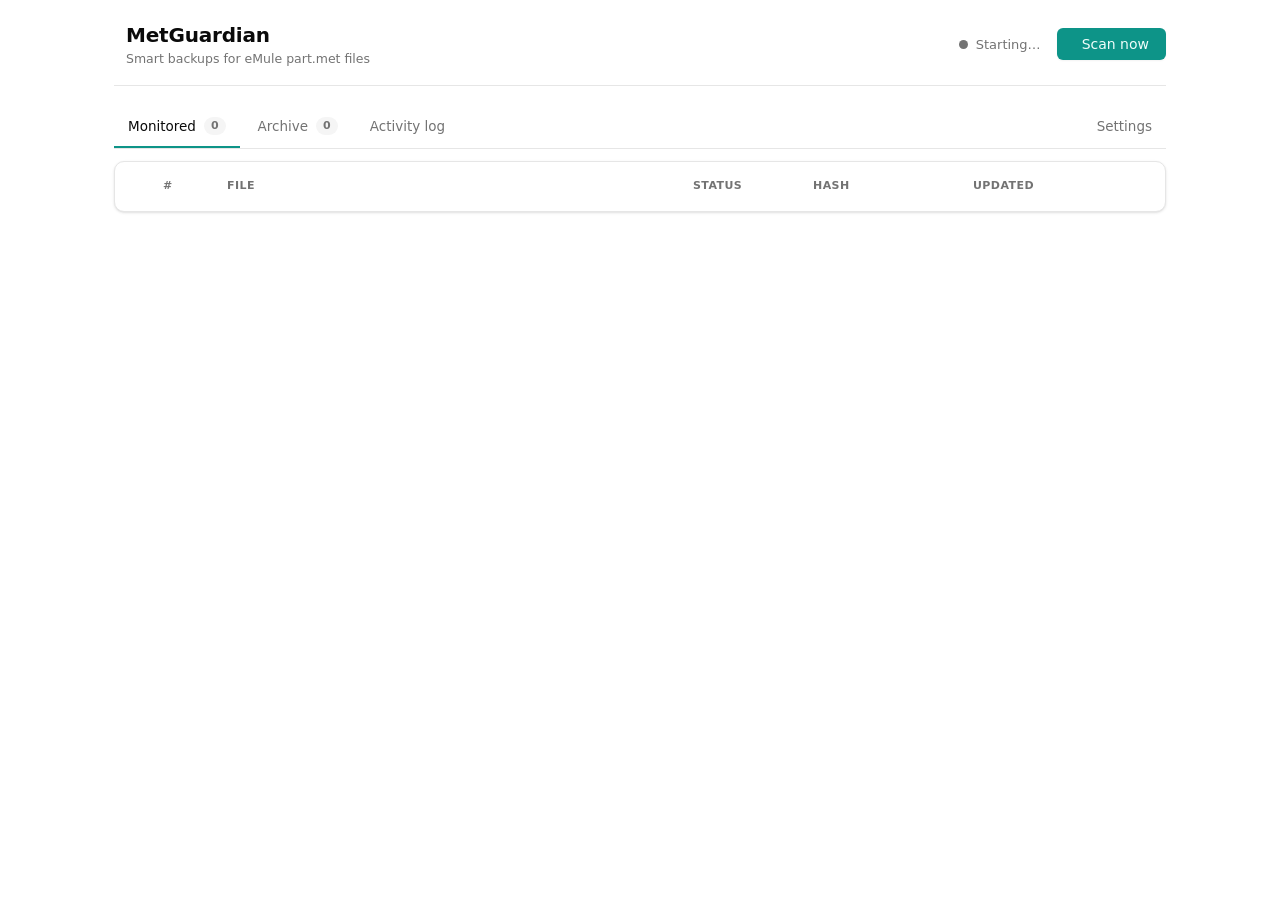
<file: ui/index.html>
<!DOCTYPE html>
<!-- The theme is chosen by a class on <html>: uk-theme-<color> (+ optional
     "dark"). All 16 themes live inside core.min.css. In Step 9 this class will
     be set dynamically from the saved configuration. -->
<html lang="en" class="uk-theme-teal">
<head>
    <meta charset="UTF-8" />
    <meta name="viewport" content="width=device-width, initial-scale=1.0" />
    <title>MetGuardian</title>

    <!-- Franken UI components (UIkit is bundled into core.iife.js). -->
    <link rel="stylesheet" href="css/core.min.css" />
    <!-- Our own layout and status styling. -->
    <link rel="stylesheet" href="css/app.css" />
</head>
<body>
    <div class="mg-shell">

        <!-- Header: identity, live status, primary action. -->
        <header class="mg-header">
            <div class="mg-brand">
                <span class="mg-brand-mark" uk-icon="icon: shield; ratio: 1.2"></span>
                <div>
                    <h1 class="mg-title">MetGuardian</h1>
                    <p class="mg-subtitle">Smart backups for eMule part.met files</p>
                </div>
            </div>

            <div class="mg-header-right">
                <div class="mg-status-line" id="status-line">
                    <span class="mg-dot" id="status-dot"></span>
                    <span id="status-text">Starting…</span>
                </div>
                <button class="uk-btn uk-btn-primary uk-btn-sm" id="scan-now-btn" type="button">
                    <span uk-icon="icon: refresh; ratio: 0.9"></span>
                    Scan now
                </button>
            </div>
        </header>

        <!-- Damaged-files banner: the whole reason this app exists.
             Hidden unless at least one file is currently damaged. -->
        <div class="mg-banner" id="damaged-banner" hidden>
            <div class="uk-alert uk-alert-destructive" role="alert">
                <span class="mg-banner-icon" uk-icon="icon: warning"></span>
                <div>
                    <p class="uk-alert-title">Damaged files detected</p>
                    <p id="damaged-banner-text" class="mg-banner-text"></p>
                </div>
            </div>
        </div>

        <!-- Section tabs. -->
        <nav class="mg-tabs" id="tabs">
            <button class="mg-tab is-active" data-tab="active" type="button">
                Monitored <span class="mg-tab-count" id="count-active">0</span>
            </button>
            <button class="mg-tab" data-tab="archive" type="button">
                Archive <span class="mg-tab-count" id="count-archive">0</span>
            </button>
            <button class="mg-tab" data-tab="log" type="button">
                Activity log
            </button>
            <button class="mg-tab mg-tab-settings" data-tab="settings" type="button">
                <span uk-icon="icon: settings; ratio: 0.85"></span>
                Settings
            </button>
        </nav>

        <main class="mg-main">

            <!-- MONITORED (active) ----------------------------------------- -->
            <section class="mg-panel" data-panel="active">
                <div class="uk-card">
                    <table class="uk-table uk-table-divider uk-table-hover mg-table">
                        <thead>
                            <tr>
                                <th class="mg-col-check"></th>
                                <th class="mg-col-num">#</th>
                                <th>File</th>
                                <th class="mg-col-status">Status</th>
                                <th class="mg-col-hash">Hash</th>
                                <th class="mg-col-time">Updated</th>
                                <th class="mg-col-detail"></th>
                            </tr>
                        </thead>
                        <tbody id="active-rows"></tbody>
                    </table>
                    <!-- Restore toolbar: shown only when ≥1 damaged restorable file exists -->
                    <div class="mg-restore-bar" id="restore-bar" hidden>
                        <button class="uk-btn uk-btn-sm mg-restore-selected-btn" id="restore-selected-btn" type="button" disabled>
                            Restore selected
                        </button>
                        <button class="uk-btn uk-btn-sm mg-restore-all-btn" id="restore-all-btn" type="button">
                            Restore all damaged
                        </button>
                        <span class="mg-restore-hint">eMule must be closed before restoring</span>
                    </div>
                    <!-- Per-file restore results -->
                    <div class="mg-restore-results" id="restore-results" hidden></div>
                    <div class="mg-empty" id="active-empty" hidden>
                        <p>No files are being monitored yet.</p>
                        <p class="mg-empty-hint">Set your eMule temp and backup folders in Settings, then run a scan.</p>
                    </div>
                </div>
            </section>

            <!-- ARCHIVE ----------------------------------------------------- -->
            <section class="mg-panel" data-panel="archive" hidden>
                <div class="uk-card">
                    <table class="uk-table uk-table-divider uk-table-hover mg-table">
                        <thead>
                            <tr>
                                <th class="mg-col-num">#</th>
                                <th>File</th>
                                <th class="mg-col-hash">Hash</th>
                                <th class="mg-col-reason">Reason</th>
                                <th class="mg-col-time">Archived</th>
                                <th class="mg-col-detail"></th>
                            </tr>
                        </thead>
                        <tbody id="archive-rows"></tbody>
                    </table>
                    <div class="mg-empty" id="archive-empty" hidden>
                        <p>Nothing archived yet.</p>
                        <p class="mg-empty-hint">Completed, removed or replaced downloads will appear here. Their backups stay on disk.</p>
                    </div>
                </div>
            </section>

            <!-- ACTIVITY LOG ------------------------------------------------ -->
            <section class="mg-panel" data-panel="log" hidden>
                <div class="uk-card">
                    <table class="uk-table uk-table-divider mg-table">
                        <thead>
                            <tr>
                                <th class="mg-col-time">When</th>
                                <th class="mg-col-num">#</th>
                                <th class="mg-col-change">Change</th>
                                <th>Detail</th>
                            </tr>
                        </thead>
                        <tbody id="log-rows"></tbody>
                    </table>
                    <div class="mg-empty" id="log-empty" hidden>
                        <p>No activity recorded yet.</p>
                        <p class="mg-empty-hint">Only state changes are logged, never repeated confirmations.</p>
                    </div>
                </div>
            </section>

            <!-- SETTINGS ---------------------------------------------------- -->
            <section class="mg-panel" data-panel="settings" hidden>
                <div class="uk-card mg-settings">
                    <div class="mg-card-pad">

                        <h2 class="mg-section-title">Folders</h2>
                        <label class="mg-field-label" for="set-temp">eMule / aMule temp folder</label>
                        <div class="mg-field-row">
                            <input class="uk-input mg-mono" id="set-temp" type="text" placeholder="Not set" />
                            <button class="uk-btn uk-btn-secondary uk-btn-sm" id="browse-temp" type="button">Browse…</button>
                        </div>
                        <label class="mg-field-label" for="set-backup">Backup folder</label>
                        <div class="mg-field-row">
                            <input class="uk-input mg-mono" id="set-backup" type="text" placeholder="Not set" />
                            <button class="uk-btn uk-btn-secondary uk-btn-sm" id="browse-backup" type="button">Browse…</button>
                        </div>

                        <h2 class="mg-section-title">Scanning</h2>
                        <label class="mg-field-label" for="set-interval">Scan every (minutes)</label>
                        <input class="uk-input mg-input-narrow" id="set-interval" type="number" min="1" step="1" />

                        <h2 class="mg-section-title">Appearance</h2>
                        <label class="mg-toggle">
                            <input type="checkbox" id="set-dark" />
                            <span>Dark mode</span>
                        </label>

                        <div class="mg-settings-actions">
                            <button class="uk-btn uk-btn-primary" id="save-settings" type="button">Save settings</button>
                            <span class="mg-save-status" id="save-status"></span>
                        </div>
                        <div class="mg-warnings" id="settings-warnings" hidden></div>

                    </div>
                </div>
            </section>

        </main>
    </div>

    <!-- Generic dialog component (Franken UI / UIkit uk-modal).
         showDialog({icon, title, body, buttons}) in app.js populates and opens it.
         Icon slots are pre-rendered at load time so UIkit processes uk-icon
         attributes; JS shows only the requested one at runtime. -->
    <div id="mg-dialog" uk-modal>
        <div class="uk-modal-dialog">
            <div class="uk-modal-header">
                <div class="mg-dialog-title-row">
                    <span data-dialog-icon="warning"
                          uk-icon="icon: warning; ratio: 1.1"
                          class="mg-dialog-icon mg-dialog-icon--warn" hidden></span>
                    <span data-dialog-icon="info"
                          uk-icon="icon: info; ratio: 1.1"
                          class="mg-dialog-icon mg-dialog-icon--info" hidden></span>
                    <h2 class="uk-modal-title" id="mg-dialog-title"></h2>
                </div>
            </div>
            <div class="uk-modal-body" id="mg-dialog-body"></div>
            <div class="uk-modal-footer mg-dialog-footer" id="mg-dialog-footer"></div>
        </div>
    </div>

    <!-- Detail modal: shows all parsed data for a single .part.met file.
         Opened programmatically via openDetail() in app.js. The body is fully
         populated by JS after the bridge call returns; the modal is shown first
         with a loading state so there is no blank-screen delay. -->
    <div id="mg-detail-modal" uk-modal>
        <div class="uk-modal-dialog mg-detail-dialog">
            <button class="uk-modal-close-default" type="button" uk-close></button>
            <div class="uk-modal-header">
                <h2 class="uk-modal-title" id="mg-detail-title">File detail</h2>
            </div>
            <div class="uk-modal-body mg-detail-body" id="mg-detail-body"></div>
            <div class="uk-modal-footer mg-dialog-footer">
                <button class="uk-btn uk-btn-secondary" type="button" id="mg-detail-close">Close</button>
            </div>
        </div>
    </div>

    <!-- Franken UI JavaScript: core (UIkit + components) and icons. -->
    <script src="js/core.iife.js"></script>
    <script src="js/icon.iife.js"></script>
    <!-- Our application logic. -->
    <script src="js/app.js"></script>
</body>
</html>
</file>
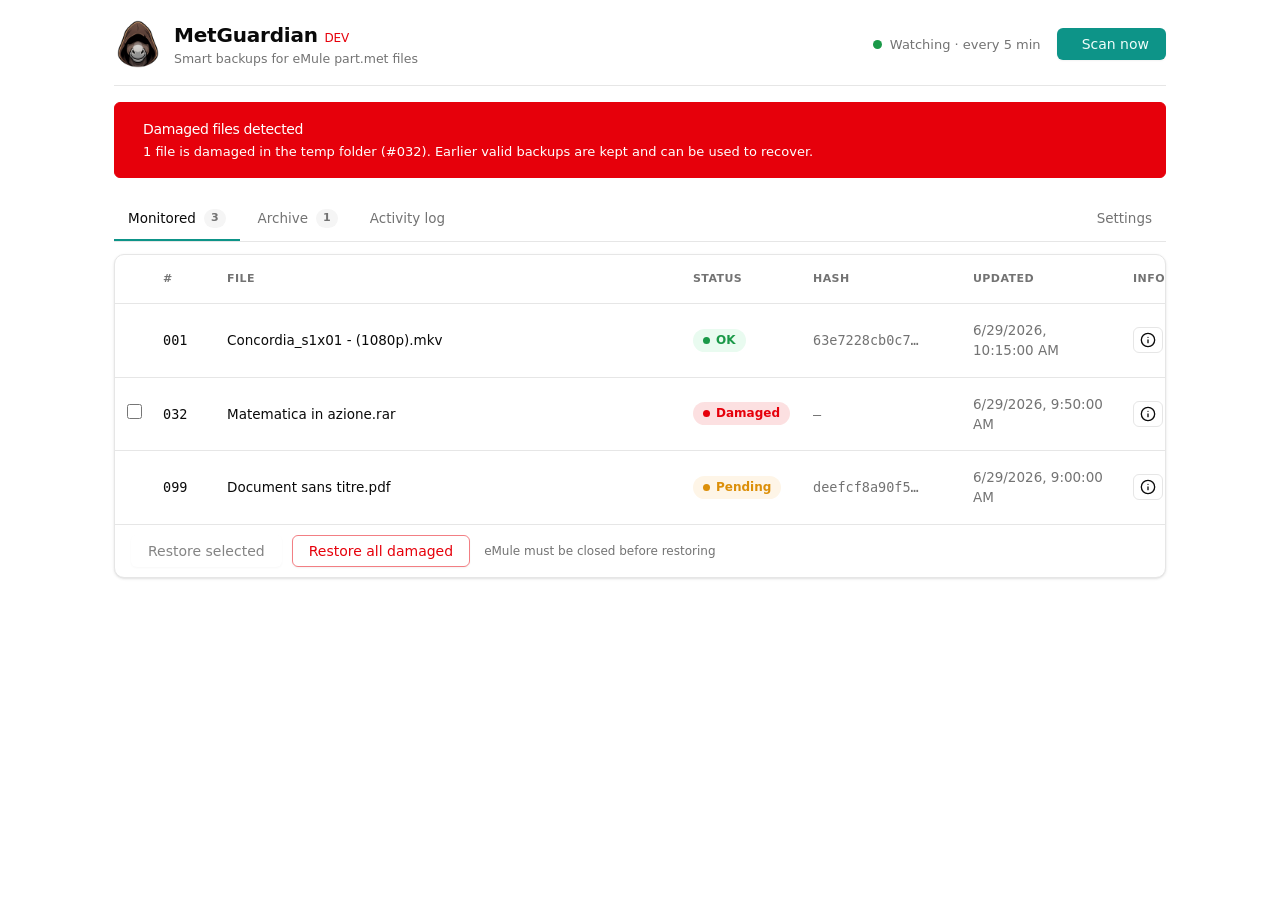
<file: ui/dev.html>
<!DOCTYPE html>
<!-- Development entry point: identical to index.html but loads mock-api.js
     before app.js so the UI works in a plain browser without Python running.
     Usage: python -m http.server 8080  (from the ui/ folder)
     Then open: http://localhost:8080/dev.html -->
<html lang="en" class="uk-theme-teal">
<head>
    <meta charset="UTF-8" />
    <meta name="viewport" content="width=device-width, initial-scale=1.0" />
    <title>MetGuardian — DEV</title>
    <link rel="stylesheet" href="css/core.min.css" />
    <link rel="stylesheet" href="css/app.css" />
</head>
<body>
    <!-- Identical body to index.html — keep in sync manually when index.html changes. -->

    <div class="mg-shell">
        <header class="mg-header">
            <div class="mg-brand">
                <span class="mg-brand-mark"><img src="assets/icon.png" style="height:48px"></span>
                <div>
                    <h1 class="mg-title">MetGuardian <span style="font-size:12px;font-weight:400;color:hsl(var(--destructive))">DEV</span></h1>
                    <p class="mg-subtitle">Smart backups for eMule part.met files</p>
                </div>
            </div>
            <div class="mg-header-right">
                <div class="mg-status-line" id="status-line">
                    <span class="mg-dot" id="status-dot"></span>
                    <span id="status-text">Starting…</span>
                </div>
                <button class="uk-btn uk-btn-primary uk-btn-sm" id="scan-now-btn" type="button">
                    <span uk-icon="icon: refresh; ratio: 0.9"></span>
                    Scan now
                </button>
            </div>
        </header>

        <div class="mg-banner" id="damaged-banner" hidden>
            <div class="uk-alert uk-alert-destructive" role="alert">
                <span class="mg-banner-icon" uk-icon="icon: warning"></span>
                <div>
                    <p class="uk-alert-title">Damaged files detected</p>
                    <p id="damaged-banner-text" class="mg-banner-text"></p>
                </div>
            </div>
        </div>

        <nav class="mg-tabs" id="tabs">
            <button class="mg-tab is-active" data-tab="active" type="button">
                Monitored <span class="mg-tab-count" id="count-active">0</span>
            </button>
            <button class="mg-tab" data-tab="archive" type="button">
                Archive <span class="mg-tab-count" id="count-archive">0</span>
            </button>
            <button class="mg-tab" data-tab="log" type="button">Activity log</button>
            <button class="mg-tab mg-tab-settings" data-tab="settings" type="button">
                <span uk-icon="icon: settings; ratio: 0.85"></span>
                Settings
            </button>
        </nav>

        <main class="mg-main">

            <section class="mg-panel" data-panel="active">
                <div class="uk-card">
                    <table class="uk-table uk-table-divider uk-table-hover mg-table">
                        <thead>
                            <tr>
                                <th class="mg-col-check"></th>
                                <th class="mg-col-num">#</th>
                                <th>File</th>
                                <th class="mg-col-status">Status</th>
                                <th class="mg-col-hash">Hash</th>
                                <th class="mg-col-time">Updated</th>
                                <th class="mg-col-detail">Info</th>
                            </tr>
                        </thead>
                        <tbody id="active-rows"></tbody>
                    </table>
                    <div class="mg-restore-bar" id="restore-bar" hidden>
                        <button class="uk-btn uk-btn-sm mg-restore-selected-btn" id="restore-selected-btn" type="button" disabled>Restore selected</button>
                        <button class="uk-btn uk-btn-sm mg-restore-all-btn" id="restore-all-btn" type="button">Restore all damaged</button>
                        <span class="mg-restore-hint">eMule must be closed before restoring</span>
                    </div>
                    <div class="mg-restore-results" id="restore-results" hidden></div>
                    <div class="mg-empty" id="active-empty" hidden>
                        <p>No files are being monitored yet.</p>
                        <p class="mg-empty-hint">Set your eMule temp and backup folders in Settings, then run a scan.</p>
                    </div>
                </div>
            </section>

            <section class="mg-panel" data-panel="archive" hidden>
                <div class="uk-card">
                    <table class="uk-table uk-table-divider uk-table-hover mg-table">
                        <thead>
                            <tr>
                                <th class="mg-col-num">#</th>
                                <th>File</th>
                                <th class="mg-col-hash">Hash</th>
                                <th class="mg-col-reason">Reason</th>
                                <th class="mg-col-time">Archived</th>
                                <th class="mg-col-detail">Info</th>
                            </tr>
                        </thead>
                        <tbody id="archive-rows"></tbody>
                    </table>
                    <div class="mg-empty" id="archive-empty" hidden>
                        <p>Nothing archived yet.</p>
                        <p class="mg-empty-hint">Completed, removed or replaced downloads will appear here.</p>
                    </div>
                </div>
            </section>

            <section class="mg-panel" data-panel="log" hidden>
                <div class="uk-card">
                    <table class="uk-table uk-table-divider mg-table">
                        <thead>
                            <tr>
                                <th class="mg-col-time">When</th>
                                <th class="mg-col-num">#</th>
                                <th class="mg-col-change">Change</th>
                                <th>Detail</th>
                            </tr>
                        </thead>
                        <tbody id="log-rows"></tbody>
                    </table>
                    <div class="mg-empty" id="log-empty" hidden>
                        <p>No activity recorded yet.</p>
                    </div>
                </div>
            </section>

            <section class="mg-panel" data-panel="settings" hidden>
                <div class="uk-card mg-settings">
                    <div class="mg-card-pad">
                        <h2 class="mg-section-title">Folders</h2>
                        <label class="mg-field-label" for="set-temp">eMule / aMule temp folder</label>
                        <div class="mg-field-row">
                            <input class="uk-input mg-mono" id="set-temp" type="text" placeholder="Not set" />
                            <button class="uk-btn uk-btn-secondary uk-btn-sm" id="browse-temp" type="button">Browse…</button>
                        </div>
                        <label class="mg-field-label" for="set-backup">Backup folder</label>
                        <div class="mg-field-row">
                            <input class="uk-input mg-mono" id="set-backup" type="text" placeholder="Not set" />
                            <button class="uk-btn uk-btn-secondary uk-btn-sm" id="browse-backup" type="button">Browse…</button>
                        </div>
                        <h2 class="mg-section-title">Scanning</h2>
                        <label class="mg-field-label" for="set-interval">Scan every (minutes)</label>
                        <input class="uk-input mg-input-narrow" id="set-interval" type="number" min="1" step="1" />
                        <h2 class="mg-section-title">Appearance</h2>
                        <label class="mg-toggle">
                            <input type="checkbox" id="set-dark" />
                            <span>Dark mode</span>
                        </label>
                        <div class="mg-settings-actions">
                            <button class="uk-btn uk-btn-primary" id="save-settings" type="button">Save settings</button>
                            <span class="mg-save-status" id="save-status"></span>
                        </div>
                        <div class="mg-warnings" id="settings-warnings" hidden></div>
                    </div>
                </div>
            </section>

        </main>
    </div>

    <div id="mg-dialog" uk-modal>
        <div class="uk-modal-dialog">
            <div class="uk-modal-header">
                <div class="mg-dialog-title-row">
                    <span data-dialog-icon="warning" uk-icon="icon: warning; ratio: 1.1" class="mg-dialog-icon mg-dialog-icon--warn" hidden></span>
                    <span data-dialog-icon="info"    uk-icon="icon: info; ratio: 1.1"    class="mg-dialog-icon mg-dialog-icon--info" hidden></span>
                    <h2 class="uk-modal-title" id="mg-dialog-title"></h2>
                </div>
            </div>
            <div class="uk-modal-body" id="mg-dialog-body"></div>
            <div class="uk-modal-footer mg-dialog-footer" id="mg-dialog-footer"></div>
        </div>
    </div>

    <div id="mg-detail-modal" uk-modal>
        <div class="uk-modal-dialog mg-detail-dialog">
            <button class="uk-modal-close-default" type="button" uk-close></button>
            <div class="uk-modal-header">
                <h2 class="uk-modal-title" id="mg-detail-title">File detail</h2>
            </div>
            <div class="uk-modal-body mg-detail-body" id="mg-detail-body"></div>
            <div class="uk-modal-footer mg-dialog-footer">
                <button class="uk-btn uk-btn-secondary" type="button" id="mg-detail-close">Close</button>
            </div>
        </div>
    </div>

    <script src="js/core.iife.js"></script>
    <script src="js/icon.iife.js"></script>
    <script src="mock-api.js"></script>
    <script src="js/app.js"></script>
</body>
</html>
</file>
<file: ui/css/app.css>
/* MetGuardian - application layout and status styling.
 *
 * I lean on Franken UI's theme tokens (the shadcn-style CSS variables in
 * core.min.css) so this stays in tune with whatever theme is active. Those
 * variables hold HSL triplets, so I read them as hsl(var(--token)).
 *
 * The status pills (OK / Pending / Damaged / Archived) are the one place I
 * define my own colors, because the theme only ships primary/secondary/
 * destructive and I want clear, scannable semantics. Damaged reuses the
 * theme's --destructive so it always matches the active theme's red.
 */

:root {
    /* Custom semantic colors for statuses not covered by the theme. */
    --mg-ok: 142 71% 35%;        /* green  */
    --mg-ok-bg: 142 71% 95%;
    --mg-pending: 38 92% 45%;    /* amber  */
    --mg-pending-bg: 38 92% 95%;
}

* { box-sizing: border-box; }

html, body {
    margin: 0;
    padding: 0;
    height: 100%;
}

body {
    background: hsl(var(--background));
    color: hsl(var(--foreground));
    font-size: 14px;
    line-height: 1.5;
    -webkit-font-smoothing: antialiased;
}

/* App shell ---------------------------------------------------------------- */

.mg-shell {
    max-width: 1100px;
    margin: 0 auto;
    padding: 20px 24px 40px;
}

/* Header ------------------------------------------------------------------- */

.mg-header {
    display: flex;
    align-items: center;
    justify-content: space-between;
    gap: 16px;
    padding-bottom: 16px;
    border-bottom: 1px solid hsl(var(--border));
}

.mg-brand {
    display: flex;
    align-items: center;
    gap: 12px;
}

.mg-brand-mark {
    color: hsl(var(--primary));
    display: inline-flex;
}

.mg-title {
    font-size: 20px;
    font-weight: 700;
    margin: 0;
    letter-spacing: -0.01em;
}

.mg-subtitle {
    margin: 0;
    font-size: 12.5px;
    color: hsl(var(--muted-foreground));
}

.mg-header-right {
    display: flex;
    align-items: center;
    gap: 16px;
}

.mg-status-line {
    display: flex;
    align-items: center;
    gap: 8px;
    font-size: 13px;
    color: hsl(var(--muted-foreground));
}

.mg-dot {
    width: 9px;
    height: 9px;
    border-radius: 50%;
    background: hsl(var(--muted-foreground));
    flex: none;
}

.mg-dot.is-running { background: hsl(var(--mg-ok)); }
.mg-dot.is-idle    { background: hsl(var(--mg-pending)); }

/* Damaged banner ----------------------------------------------------------- */

.mg-banner {
    margin-top: 16px;
}

.mg-banner .uk-alert {
    display: flex;
    align-items: flex-start;
    gap: 12px;
}

.mg-banner-icon { flex: none; margin-top: 2px; }

.mg-banner-text {
    margin: 2px 0 0;
    font-size: 13px;
}

/* Tabs --------------------------------------------------------------------- */

.mg-tabs {
    display: flex;
    gap: 4px;
    margin: 20px 0 12px;
    border-bottom: 1px solid hsl(var(--border));
}

.mg-tab {
    appearance: none;
    background: none;
    border: none;
    border-bottom: 2px solid transparent;
    padding: 10px 14px;
    font-size: 13.5px;
    font-weight: 500;
    color: hsl(var(--muted-foreground));
    cursor: pointer;
    display: inline-flex;
    align-items: center;
    gap: 8px;
}

.mg-tab:hover { color: hsl(var(--foreground)); }

.mg-tab.is-active {
    color: hsl(var(--foreground));
    border-bottom-color: hsl(var(--primary));
}

.mg-tab-count {
    font-size: 11px;
    font-weight: 600;
    background: hsl(var(--muted));
    color: hsl(var(--muted-foreground));
    border-radius: 999px;
    padding: 1px 7px;
    min-width: 20px;
    text-align: center;
}

/* Tables ------------------------------------------------------------------- */

.mg-main { margin-top: 4px; }

.uk-card {
    background: hsl(var(--card));
    border: 1px solid hsl(var(--border));
    border-radius: 10px;
    overflow: hidden;
}

.mg-table {
    margin: 0;
    width: 100%;
    table-layout: fixed;   /* fixed layout makes column widths reliable and
                              lets the File/Detail column truncate correctly */
}

.mg-table th {
    font-size: 11px;
    text-transform: uppercase;
    letter-spacing: 0.04em;
    color: hsl(var(--muted-foreground));
    font-weight: 600;
}

.mg-table td {
    vertical-align: middle;
    font-size: 13.5px;
}

/* Monospace for data-like columns (slot number and hash): aids scanning. */
.mg-mono {
    font-family: ui-monospace, "SF Mono", "Cascadia Code", Menlo, Consolas, monospace;
    font-size: 12.5px;
}

.mg-col-num    { width: 64px; }
.mg-col-status { width: 120px; }
.mg-col-hash   { width: 160px; }
.mg-col-time   { width: 160px; white-space: nowrap; }
.mg-col-reason { width: 150px; }
.mg-col-change { width: 180px; }

.mg-filename {
    display: block;
    max-width: 100%;     /* the cell width is bounded by table-layout: fixed */
    overflow: hidden;
    text-overflow: ellipsis;
    white-space: nowrap;
}

.mg-muted { color: hsl(var(--muted-foreground)); }

/* Status pills ------------------------------------------------------------- */

.mg-status {
    display: inline-flex;
    align-items: center;
    gap: 6px;
    font-size: 12px;
    font-weight: 600;
    padding: 2px 10px;
    border-radius: 999px;
    line-height: 1.6;
}

.mg-status::before {
    content: "";
    width: 7px;
    height: 7px;
    border-radius: 50%;
    background: currentColor;
}

.mg-status--ok {
    color: hsl(var(--mg-ok));
    background: hsl(var(--mg-ok-bg));
}

.mg-status--pending {
    color: hsl(var(--mg-pending));
    background: hsl(var(--mg-pending-bg));
}

.mg-status--damaged {
    color: hsl(var(--destructive));
    background: hsl(var(--destructive) / 0.12);
}

.mg-status--archived {
    color: hsl(var(--muted-foreground));
    background: hsl(var(--muted));
}

/* Empty states ------------------------------------------------------------- */

.mg-empty {
    padding: 48px 24px;
    text-align: center;
}

.mg-empty p { margin: 0; }

.mg-empty p:first-child {
    font-weight: 600;
    font-size: 14px;
}

.mg-empty-hint {
    margin-top: 6px !important;
    font-size: 13px;
    color: hsl(var(--muted-foreground));
}

/* Small screens ------------------------------------------------------------ */

@media (max-width: 720px) {
    .mg-header { flex-direction: column; align-items: flex-start; }
    .mg-col-hash, .mg-col-time { display: none; }
}

/* Settings ----------------------------------------------------------------- */

.mg-card-pad { padding: 22px 24px 26px; }

.mg-section-title {
    font-size: 12px;
    text-transform: uppercase;
    letter-spacing: 0.05em;
    color: hsl(var(--muted-foreground));
    font-weight: 700;
    margin: 22px 0 12px;
}
.mg-section-title:first-child { margin-top: 0; }

.mg-field-label {
    display: block;
    font-size: 13px;
    font-weight: 500;
    margin-bottom: 6px;
}

.mg-field-row {
    display: flex;
    gap: 8px;
    align-items: center;
    margin-bottom: 14px;
}
.mg-field-row .uk-input { flex: 1; }

.mg-input-narrow { width: 120px; }

/* Dark mode toggle */
.mg-toggle {
    display: inline-flex;
    align-items: center;
    gap: 8px;
    font-size: 13.5px;
    cursor: pointer;
    user-select: none;
}
.mg-toggle input { width: 16px; height: 16px; cursor: pointer; }

/* Actions */
.mg-settings-actions {
    display: flex;
    align-items: center;
    gap: 14px;
    margin-top: 24px;
}
.mg-save-status {
    font-size: 13px;
    color: hsl(var(--muted-foreground));
}

.mg-warnings {
    margin-top: 12px;
    font-size: 13px;
    color: hsl(var(--destructive));
}
.mg-warnings div { margin-top: 2px; }

.mg-tab-settings { margin-left: auto; }

/* Restore toolbar ---------------------------------------------------------- */

.mg-col-check {
    width: 36px;
    text-align: center;
}

.mg-restore-check {
    width: 15px;
    height: 15px;
    cursor: pointer;
    accent-color: hsl(var(--primary));
}

.mg-restore-bar {
    display: flex;
    align-items: center;
    gap: 10px;
    padding: 10px 16px;
    border-top: 1px solid hsl(var(--border));
}

.mg-restore-all-btn {
    color: hsl(var(--destructive));
    border-color: hsl(var(--destructive) / 0.5);
}
.mg-restore-all-btn:hover {
    background: hsl(var(--destructive) / 0.08);
    border-color: hsl(var(--destructive));
}

.mg-restore-hint {
    margin-left: 4px;
    font-size: 12px;
    color: hsl(var(--muted-foreground));
}

/* Restore results ----------------------------------------------------------- */

.mg-restore-results {
    padding: 10px 16px;
    border-top: 1px solid hsl(var(--border));
    font-size: 13px;
}

.mg-restore-item {
    display: flex;
    align-items: center;
    gap: 8px;
    padding: 3px 0;
}

.mg-restore-item--ok  { color: hsl(var(--mg-ok)); }
.mg-restore-item--err { color: hsl(var(--destructive)); }

.mg-restore-working {
    color: hsl(var(--muted-foreground));
    font-style: italic;
}

.mg-restore-global-error { color: hsl(var(--destructive)); }

/* Generic dialog (Franken UI uk-modal, minimal overrides) ------------------- */

.mg-dialog-title-row {
    display: flex;
    align-items: center;
    gap: 10px;
}

.mg-dialog-icon--warn { color: hsl(var(--destructive)); }
.mg-dialog-icon--info { color: hsl(var(--primary)); }

.mg-dialog-footer {
    display: flex;
    justify-content: flex-end;
    gap: 8px;
}

/* The muted-foreground color is used for secondary text inside dialogs. */
.uk-modal-body .mg-muted { color: hsl(var(--muted-foreground)); }

/* Detail column (inline action button) ------------------------------------- */

.mg-col-detail {
    width: 44px;
    text-align: center;
}

.mg-detail-btn {
    appearance: none;
    background: none;
    border: 1px solid hsl(var(--border));
    border-radius: 6px;
    padding: 4px 6px;
    cursor: pointer;
    color: hsl(var(--foreground));
    display: inline-flex;
    align-items: center;
    line-height: 1;
}
.mg-detail-btn:hover {
    background: hsl(var(--muted));
    color: hsl(var(--primary));
}

/* Detail modal ------------------------------------------------------------- */

.mg-detail-dialog {
    width: 720px;
    max-width: calc(100vw - 40px);
}

.mg-detail-body {
    max-height: 65vh;
    overflow-y: auto;
}

.mg-detail-section {
    margin-bottom: 22px;
}
.mg-detail-section:last-child { margin-bottom: 0; }

.mg-detail-section-title {
    font-size: 11px;
    text-transform: uppercase;
    letter-spacing: 0.05em;
    color: hsl(var(--muted-foreground));
    font-weight: 700;
    margin: 0 0 10px;
    padding-bottom: 6px;
    border-bottom: 1px solid hsl(var(--border));
}

.mg-detail-grid {
    display: grid;
    grid-template-columns: 140px 1fr;
    gap: 6px 12px;
    font-size: 13px;
    align-items: start;
}

.mg-detail-label {
    color: hsl(var(--muted-foreground));
    font-size: 12.5px;
    padding-top: 1px;
}

.mg-detail-value { word-break: break-all; }

.mg-detail-source-badge {
    display: inline-block;
    font-size: 11px;
    padding: 1px 8px;
    border-radius: 999px;
    font-weight: 600;
    line-height: 1.8;
}
.mg-detail-source-badge--temp   { background: hsl(var(--mg-ok-bg));      color: hsl(var(--mg-ok)); }
.mg-detail-source-badge--backup { background: hsl(var(--mg-pending-bg)); color: hsl(var(--mg-pending)); }

/* Progress bar */
.mg-detail-progress-bar {
    height: 8px;
    border-radius: 4px;
    background: hsl(var(--muted));
    overflow: hidden;
    margin: 8px 0 4px;
}
.mg-detail-progress-fill {
    height: 100%;
    background: hsl(var(--primary));
    border-radius: 4px;
}
.mg-detail-progress-labels {
    display: flex;
    justify-content: space-between;
    font-size: 12px;
    color: hsl(var(--muted-foreground));
    margin-bottom: 10px;
}

/* Gap list */
.mg-detail-gap-list {
    font-family: ui-monospace, "SF Mono", "Cascadia Code", Menlo, Consolas, monospace;
    font-size: 12px;
}
.mg-detail-gap-item {
    display: flex;
    gap: 20px;
    padding: 2px 0;
    color: hsl(var(--muted-foreground));
}
.mg-detail-gap-range { color: hsl(var(--foreground)); min-width: 260px; }

/* Tags table */
.mg-detail-tag-table {
    width: 100%;
    border-collapse: collapse;
    font-size: 12.5px;
}
.mg-detail-tag-table td {
    padding: 3px 0;
    vertical-align: top;
}
.mg-detail-tag-table td:first-child {
    width: 180px;
    color: hsl(var(--muted-foreground));
    padding-right: 12px;
}
.mg-detail-tag-value {
    word-break: break-all;
    font-family: ui-monospace, "SF Mono", "Cascadia Code", Menlo, Consolas, monospace;
    font-size: 12px;
}
</file>
<file: ui/css/core.min.css>
@layer theme, base, components, utilities;@layer theme{.dark,:root{--destructive:357 100% 45%;--destructive-foreground:0 0% 100%}.dark.uk-theme-gray,.dark.uk-theme-slate,.dark.uk-theme-zinc{--destructive-alpha:1;--border-alpha:1;--input-alpha:1}:root{--uk-breakpoint-s:640px;--uk-breakpoint-m:768px;--uk-breakpoint-l:1024px;--uk-breakpoint-xl:1080px;--uk-global-blur:4px;--uk-global-font-size:1rem;--uk-global-leading:1.5rem;--uk-global-font-size-s:0.875rem;--uk-global-leading-s:1.25rem;--uk-global-radius-s:0.125rem;--uk-global-radius:0.375rem;--uk-global-shadow-s:0 1px 2px 0 rgb(0 0 0 / 0.05);--uk-global-shadow:0 1px 3px 0 rgb(0 0 0 / 0.1),0 1px 2px -1px rgb(0 0 0 / 0.1);--uk-global-font-family-sans:Geist Sans,ui-sans-serif,system-ui,sans-serif,"Apple Color Emoji","Segoe UI Emoji","Segoe UI Symbol","Noto Color Emoji";--uk-global-font-family-mono:Geist Mono,ui-monospace,SFMono-Regular,Menlo,Monaco,Consolas,"Liberation Mono","Courier New";--uk-btn-font-size:var(--uk-global-font-size);--uk-btn-leading:var(--uk-global-leading);--uk-btn-padding:0.625rem 1.25rem;--uk-btn-height:2.5rem;--uk-btn-radius:var(--uk-global-radius);--uk-btn-shadow:var(--uk-global-shadow-s);--uk-cal-cell-size:2.25rem;--uk-cal-cell-radius:var(--uk-global-radius);--uk-cal-cell-header-font-size:var(--uk-global-font-size-s);--uk-cal-cell-body-font-size:var(--uk-global-font-size);--uk-datepicker-spacing:0.75rem;--uk-form-input-radius:var(--uk-global-radius);--uk-form-input-shadow:var(--uk-global-shadow-s);--uk-form-input-height:2.5rem;--uk-form-input-font-size:var(--uk-global-font-size);--uk-form-input-leading:var(--uk-global-leading);--uk-form-input-padding:0.375rem 0.75rem 0.375rem 0.75rem;--uk-form-list-image-position:right center;--uk-form-toggle-switch-shadow:var(--uk-global-shadow-s);--uk-form-radio-radius:var(--uk-global-radius-s);--uk-form-radio-shadow:var(--uk-global-shadow);--uk-leader-fill-content:.;--uk-modal-padding:1rem;--uk-modal-padding-header:var(--uk-modal-padding);--uk-modal-padding-body:var(--uk-modal-padding);--uk-modal-padding-footer:var(--uk-modal-padding);--uk-modal-padding-top-between:0;--uk-modal-padding-top-after-header:0;--uk-modal-padding-bottom-scrollable:0;--uk-modal-padding-top-after-scrollable:var(--uk-modal-padding);--uk-modal-radius:var(--uk-global-radius);--uk-modal-overlay-blur:var(--uk-global-blur);--uk-offcanvas-bar-width:288px;--uk-offcanvas-bar-width-i:-288px;--uk-offcanvas-overlay-blur:var(--uk-global-blur);--uk-nav-item-padding:0.25rem 0.5rem;--uk-nav-item-margin:0;--uk-nav-sub-item-padding:0.25rem 0.5rem;--uk-nav-sub-item-margin:0;--uk-nav-sub-width:1px;--uk-position-margin-offset:0px;--uk-form-checkbox-image:url("data:image/svg+xml,%3Csvg width='15' height='15' viewBox='0 0 15 15' xmlns='http://www.w3.org/2000/svg'%3E%3Crect width='100%25' height='100%25' fill='%23171717' /%3E%3Cpath d='M11.4669 3.72684C11.7558 3.91574 11.8369 4.30308 11.648 4.59198L7.39799 11.092C7.29783 11.2452 7.13556 11.3467 6.95402 11.3699C6.77247 11.3931 6.58989 11.3355 6.45446 11.2124L3.70446 8.71241C3.44905 8.48022 3.43023 8.08494 3.66242 7.82953C3.89461 7.57412 4.28989 7.55529 4.5453 7.78749L6.75292 9.79441L10.6018 3.90792C10.7907 3.61902 11.178 3.53795 11.4669 3.72684Z' fill='%23fafafa' fill-rule='evenodd' clip-rule='evenodd' %3E%3C/path%3E%3C/svg%3E");--uk-form-checkbox-image-indeterminate:url(data:image/svg+xml;charset=UTF-8,%3Csvg%20width%3D%2216%22%20height%3D%2216%22%20viewBox%3D%220%200%2016%2016%22%20xmlns%3D%22http%3A%2F%2Fwww.w3.org%2F2000%2Fsvg%22%3E%0A%20%20%20%20%3Crect%20fill%3D%22%23171717%22%20x%3D%223%22%20y%3D%228%22%20width%3D%2210%22%20height%3D%221%22%20%2F%3E%0A%3C%2Fsvg%3E);--uk-form-radio-image:url("data:image/svg+xml,%3Csvg width='15' height='15' viewBox='0 0 15 15' fill='none' xmlns='http://www.w3.org/2000/svg'%3E%3Cpath d='M11.4669 3.72684C11.7558 3.91574 11.8369 4.30308 11.648 4.59198L7.39799 11.092C7.29783 11.2452 7.13556 11.3467 6.95402 11.3699C6.77247 11.3931 6.58989 11.3355 6.45446 11.2124L3.70446 8.71241C3.44905 8.48022 3.43023 8.08494 3.66242 7.82953C3.89461 7.57412 4.28989 7.55529 4.5453 7.78749L6.75292 9.79441L10.6018 3.90792C10.7907 3.61902 11.178 3.53795 11.4669 3.72684Z' fill='%23171717' fill-rule='evenodd' clip-rule='evenodd' %3E%3C/path%3E%3C/svg%3E%0A");--uk-form-list-image:url("data:image/svg+xml,%3Csvg width='24' height='16' viewBox='0 0 24 16' xmlns='http://www.w3.org/2000/svg'%3E%3Cpolygon fill='%23737373' points='12 1 9 6 15 6' /%3E%3Cpolygon fill='%23737373' points='12 13 9 8 15 8' /%3E%3C/svg%3E%0A");--uk-divider-icon-image:url(data:image/svg+xml;charset=UTF-8,%3Csvg%20width%3D%2220%22%20height%3D%2220%22%20viewBox%3D%220%200%2020%2020%22%20xmlns%3D%22http%3A%2F%2Fwww.w3.org%2F2000%2Fsvg%22%3E%0A%20%20%20%20%3Ccircle%20fill%3D%22none%22%20stroke%3D%22%23e6e6e6%22%20stroke-width%3D%222%22%20cx%3D%2210%22%20cy%3D%2210%22%20r%3D%227%22%20%2F%3E%0A%3C%2Fsvg%3E%0A);--uk-list-bullet-image:url(data:image/svg+xml;charset=UTF-8,%3Csvg%20width%3D%226%22%20height%3D%226%22%20viewBox%3D%220%200%206%206%22%20xmlns%3D%22http%3A%2F%2Fwww.w3.org%2F2000%2Fsvg%22%3E%0A%20%20%20%20%3Ccircle%20fill%3D%22%230a0a0a%22%20cx%3D%223%22%20cy%3D%223%22%20r%3D%223%22%20%2F%3E%0A%3C%2Fsvg%3E);--background:0 0% 100%;--foreground:0 0% 4%;--card:0 0% 100%;--card-foreground:0 0% 4%;--popover:0 0% 100%;--popover-foreground:0 0% 4%;--primary:0 0% 9%;--primary-foreground:0 0% 98%;--secondary:0 0% 96%;--secondary-foreground:0 0% 9%;--muted:0 0% 96%;--muted-foreground:0 0% 45%;--accent:0 0% 96%;--accent-foreground:0 0% 9%;--border:0 0% 90%;--input:0 0% 90%;--ring:0 0% 63%}.dark,.dark.uk-theme-zinc{--foreground:0 0% 98%;--popover-foreground:0 0% 98%;--card-foreground:0 0% 98%;--secondary-foreground:0 0% 98%;--accent-foreground:0 0% 98%}.dark{--uk-form-checkbox-image:url("data:image/svg+xml,%3Csvg width='15' height='15' viewBox='0 0 15 15' xmlns='http://www.w3.org/2000/svg'%3E%3Crect width='100%25' height='100%25' fill='%23e6e6e6' /%3E%3Cpath d='M11.4669 3.72684C11.7558 3.91574 11.8369 4.30308 11.648 4.59198L7.39799 11.092C7.29783 11.2452 7.13556 11.3467 6.95402 11.3699C6.77247 11.3931 6.58989 11.3355 6.45446 11.2124L3.70446 8.71241C3.44905 8.48022 3.43023 8.08494 3.66242 7.82953C3.89461 7.57412 4.28989 7.55529 4.5453 7.78749L6.75292 9.79441L10.6018 3.90792C10.7907 3.61902 11.178 3.53795 11.4669 3.72684Z' fill='%23171717' fill-rule='evenodd' clip-rule='evenodd' %3E%3C/path%3E%3C/svg%3E");--uk-form-checkbox-image-indeterminate:url(data:image/svg+xml;charset=UTF-8,%3Csvg%20width%3D%2216%22%20height%3D%2216%22%20viewBox%3D%220%200%2016%2016%22%20xmlns%3D%22http%3A%2F%2Fwww.w3.org%2F2000%2Fsvg%22%3E%0A%20%20%20%20%3Crect%20fill%3D%22%23e6e6e6%22%20x%3D%223%22%20y%3D%228%22%20width%3D%2210%22%20height%3D%221%22%20%2F%3E%0A%3C%2Fsvg%3E);--uk-form-radio-image:url("data:image/svg+xml,%3Csvg width='15' height='15' viewBox='0 0 15 15' fill='none' xmlns='http://www.w3.org/2000/svg'%3E%3Cpath d='M11.4669 3.72684C11.7558 3.91574 11.8369 4.30308 11.648 4.59198L7.39799 11.092C7.29783 11.2452 7.13556 11.3467 6.95402 11.3699C6.77247 11.3931 6.58989 11.3355 6.45446 11.2124L3.70446 8.71241C3.44905 8.48022 3.43023 8.08494 3.66242 7.82953C3.89461 7.57412 4.28989 7.55529 4.5453 7.78749L6.75292 9.79441L10.6018 3.90792C10.7907 3.61902 11.178 3.53795 11.4669 3.72684Z' fill='%23e6e6e6' fill-rule='evenodd' clip-rule='evenodd' %3E%3C/path%3E%3C/svg%3E%0A");--uk-form-list-image:url("data:image/svg+xml,%3Csvg width='24' height='16' viewBox='0 0 24 16' xmlns='http://www.w3.org/2000/svg'%3E%3Cpolygon fill='%23a1a1a1' points='12 1 9 6 15 6' /%3E%3Cpolygon fill='%23a1a1a1' points='12 13 9 8 15 8' /%3E%3C/svg%3E%0A");--uk-divider-icon-image:url(data:image/svg+xml;charset=UTF-8,%3Csvg%20width%3D%2220%22%20height%3D%2220%22%20viewBox%3D%220%200%2020%2020%22%20xmlns%3D%22http%3A%2F%2Fwww.w3.org%2F2000%2Fsvg%22%3E%0A%20%20%20%20%3Ccircle%20fill%3D%22none%22%20stroke%3D%22%23ffffff%22%20stroke-width%3D%222%22%20cx%3D%2210%22%20cy%3D%2210%22%20r%3D%227%22%20%2F%3E%0A%3C%2Fsvg%3E%0A);--uk-list-bullet-image:url(data:image/svg+xml;charset=UTF-8,%3Csvg%20width%3D%226%22%20height%3D%226%22%20viewBox%3D%220%200%206%206%22%20xmlns%3D%22http%3A%2F%2Fwww.w3.org%2F2000%2Fsvg%22%3E%0A%20%20%20%20%3Ccircle%20fill%3D%22%23fafafa%22%20cx%3D%223%22%20cy%3D%223%22%20r%3D%223%22%20%2F%3E%0A%3C%2Fsvg%3E);--background:0 0% 4%;--card:0 0% 9%;--popover:0 0% 15%;--primary:0 0% 90%;--primary-foreground:0 0% 9%;--secondary:0 0% 15%;--muted:0 0% 15%;--muted-foreground:0 0% 63%;--accent:0 0% 25%;--border:0 0% 100%;--input:0 0% 100%;--ring:0 0% 45%;--destructive-alpha:60%;--border-alpha:10%;--input-alpha:15%}.uk-theme-slate,.uk-theme-zinc{--destructive:0 84.2% 60.2%;--background:0 0% 100%;--popover:0 0% 100%;--card:0 0% 100%}.uk-theme-zinc{--foreground:240 10% 3.9%;--muted:240 4.8% 95.9%;--muted-foreground:240 3.8% 46.1%;--popover-foreground:240 10% 3.9%;--card-foreground:240 10% 3.9%;--border:240 5.9% 90%;--input:240 5.9% 90%;--primary:240 5.9% 10%;--primary-foreground:0 0% 98%;--secondary:240 4.8% 95.9%;--secondary-foreground:240 5.9% 10%;--accent:240 4.8% 95.9%;--accent-foreground:240 5.9% 10%;--destructive-foreground:0 0% 98%;--ring:240 5.9% 10%;--uk-form-checkbox-image:url("data:image/svg+xml,%3Csvg width='15' height='15' viewBox='0 0 15 15' xmlns='http://www.w3.org/2000/svg'%3E%3Crect width='100%25' height='100%25' fill='%2318181b' /%3E%3Cpath d='M11.4669 3.72684C11.7558 3.91574 11.8369 4.30308 11.648 4.59198L7.39799 11.092C7.29783 11.2452 7.13556 11.3467 6.95402 11.3699C6.77247 11.3931 6.58989 11.3355 6.45446 11.2124L3.70446 8.71241C3.44905 8.48022 3.43023 8.08494 3.66242 7.82953C3.89461 7.57412 4.28989 7.55529 4.5453 7.78749L6.75292 9.79441L10.6018 3.90792C10.7907 3.61902 11.178 3.53795 11.4669 3.72684Z' fill='%23fafafa' fill-rule='evenodd' clip-rule='evenodd' %3E%3C/path%3E%3C/svg%3E");--uk-form-checkbox-image-indeterminate:url("data:image/svg+xml;charset=UTF-8,%3Csvg%20width%3D%2216%22%20height%3D%2216%22%20viewBox%3D%220%200%2016%2016%22%20xmlns%3D%22http%3A%2F%2Fwww.w3.org%2F2000%2Fsvg%22%3E%0A%20%20%20%20%3Crect%20fill%3D%22%2318181b%22%20x%3D%223%22%20y%3D%228%22%20width%3D%2210%22%20height%3D%221%22%20%2F%3E%0A%3C%2Fsvg%3E");--uk-form-radio-image:url("data:image/svg+xml,%3Csvg width='15' height='15' viewBox='0 0 15 15' fill='none' xmlns='http://www.w3.org/2000/svg'%3E%3Cpath d='M11.4669 3.72684C11.7558 3.91574 11.8369 4.30308 11.648 4.59198L7.39799 11.092C7.29783 11.2452 7.13556 11.3467 6.95402 11.3699C6.77247 11.3931 6.58989 11.3355 6.45446 11.2124L3.70446 8.71241C3.44905 8.48022 3.43023 8.08494 3.66242 7.82953C3.89461 7.57412 4.28989 7.55529 4.5453 7.78749L6.75292 9.79441L10.6018 3.90792C10.7907 3.61902 11.178 3.53795 11.4669 3.72684Z' fill='%2318181b' fill-rule='evenodd' clip-rule='evenodd' %3E%3C/path%3E%3C/svg%3E%0A");--uk-form-list-image:url("data:image/svg+xml,%3Csvg width='24' height='16' viewBox='0 0 24 16' xmlns='http://www.w3.org/2000/svg'%3E%3Cpolygon fill='%2371717a' points='12 1 9 6 15 6' /%3E%3Cpolygon fill='%2371717a' points='12 13 9 8 15 8' /%3E%3C/svg%3E%0A");--uk-divider-icon-image:url('data:image/svg+xml;charset=UTF-8,%3Csvg%20width%3D%2220%22%20height%3D%2220%22%20viewBox%3D%220%200%2020%2020%22%20xmlns%3D%22http%3A%2F%2Fwww.w3.org%2F2000%2Fsvg%22%3E%0A%20%20%20%20%3Ccircle%20fill%3D%22none%22%20stroke%3D%22%23e4e4e7%22%20stroke-width%3D%222%22%20cx%3D%2210%22%20cy%3D%2210%22%20r%3D%227%22%20%2F%3E%0A%3C%2Fsvg%3E%0A');--uk-list-bullet-image:url('data:image/svg+xml;charset=UTF-8,%3Csvg%20width%3D%226%22%20height%3D%226%22%20viewBox%3D%220%200%206%206%22%20xmlns%3D%22http%3A%2F%2Fwww.w3.org%2F2000%2Fsvg%22%3E%0A%20%20%20%20%3Ccircle%20fill%3D%22%2309090b%22%20cx%3D%223%22%20cy%3D%223%22%20r%3D%223%22%20%2F%3E%0A%3C%2Fsvg%3E')}.dark.uk-theme-zinc{--background:240 10% 3.9%;--muted:240 3.7% 15.9%;--muted-foreground:240 5% 64.9%;--popover:240 10% 3.9%;--card:240 10% 3.9%;--border:240 3.7% 15.9%;--input:240 3.7% 15.9%;--primary:0 0% 98%;--primary-foreground:240 5.9% 10%;--secondary:240 3.7% 15.9%;--accent:240 3.7% 15.9%;--destructive:0 62.8% 30.6%;--destructive-foreground:0 0% 98%;--ring:240 4.9% 83.9%;--uk-form-checkbox-image:url("data:image/svg+xml,%3Csvg width='15' height='15' viewBox='0 0 15 15' xmlns='http://www.w3.org/2000/svg'%3E%3Crect width='100%25' height='100%25' fill='%23fafafa' /%3E%3Cpath d='M11.4669 3.72684C11.7558 3.91574 11.8369 4.30308 11.648 4.59198L7.39799 11.092C7.29783 11.2452 7.13556 11.3467 6.95402 11.3699C6.77247 11.3931 6.58989 11.3355 6.45446 11.2124L3.70446 8.71241C3.44905 8.48022 3.43023 8.08494 3.66242 7.82953C3.89461 7.57412 4.28989 7.55529 4.5453 7.78749L6.75292 9.79441L10.6018 3.90792C10.7907 3.61902 11.178 3.53795 11.4669 3.72684Z' fill='%2318181b' fill-rule='evenodd' clip-rule='evenodd' %3E%3C/path%3E%3C/svg%3E");--uk-form-checkbox-image-indeterminate:url("data:image/svg+xml;charset=UTF-8,%3Csvg%20width%3D%2216%22%20height%3D%2216%22%20viewBox%3D%220%200%2016%2016%22%20xmlns%3D%22http%3A%2F%2Fwww.w3.org%2F2000%2Fsvg%22%3E%0A%20%20%20%20%3Crect%20fill%3D%22%23fafafa%22%20x%3D%223%22%20y%3D%228%22%20width%3D%2210%22%20height%3D%221%22%20%2F%3E%0A%3C%2Fsvg%3E");--uk-form-radio-image:url("data:image/svg+xml,%3Csvg width='15' height='15' viewBox='0 0 15 15' fill='none' xmlns='http://www.w3.org/2000/svg'%3E%3Cpath d='M11.4669 3.72684C11.7558 3.91574 11.8369 4.30308 11.648 4.59198L7.39799 11.092C7.29783 11.2452 7.13556 11.3467 6.95402 11.3699C6.77247 11.3931 6.58989 11.3355 6.45446 11.2124L3.70446 8.71241C3.44905 8.48022 3.43023 8.08494 3.66242 7.82953C3.89461 7.57412 4.28989 7.55529 4.5453 7.78749L6.75292 9.79441L10.6018 3.90792C10.7907 3.61902 11.178 3.53795 11.4669 3.72684Z' fill='%23fafafa' fill-rule='evenodd' clip-rule='evenodd' %3E%3C/path%3E%3C/svg%3E%0A");--uk-form-list-image:url("data:image/svg+xml,%3Csvg width='24' height='16' viewBox='0 0 24 16' xmlns='http://www.w3.org/2000/svg'%3E%3Cpolygon fill='%23a1a1aa' points='12 1 9 6 15 6' /%3E%3Cpolygon fill='%23a1a1aa' points='12 13 9 8 15 8' /%3E%3C/svg%3E%0A");--uk-divider-icon-image:url('data:image/svg+xml;charset=UTF-8,%3Csvg%20width%3D%2220%22%20height%3D%2220%22%20viewBox%3D%220%200%2020%2020%22%20xmlns%3D%22http%3A%2F%2Fwww.w3.org%2F2000%2Fsvg%22%3E%0A%20%20%20%20%3Ccircle%20fill%3D%22none%22%20stroke%3D%22%2327272a%22%20stroke-width%3D%222%22%20cx%3D%2210%22%20cy%3D%2210%22%20r%3D%227%22%20%2F%3E%0A%3C%2Fsvg%3E%0A');--uk-list-bullet-image:url('data:image/svg+xml;charset=UTF-8,%3Csvg%20width%3D%226%22%20height%3D%226%22%20viewBox%3D%220%200%206%206%22%20xmlns%3D%22http%3A%2F%2Fwww.w3.org%2F2000%2Fsvg%22%3E%0A%20%20%20%20%3Ccircle%20fill%3D%22%23fafafa%22%20cx%3D%223%22%20cy%3D%223%22%20r%3D%223%22%20%2F%3E%0A%3C%2Fsvg%3E')}.dark.uk-theme-slate,.uk-theme-slate{--destructive-foreground:210 40% 98%}.uk-theme-slate{--foreground:222.2 84% 4.9%;--muted:210 40% 96.1%;--muted-foreground:215.4 16.3% 46.9%;--popover-foreground:222.2 84% 4.9%;--card-foreground:222.2 84% 4.9%;--border:214.3 31.8% 91.4%;--input:214.3 31.8% 91.4%;--primary:222.2 47.4% 11.2%;--primary-foreground:210 40% 98%;--secondary:210 40% 96.1%;--secondary-foreground:222.2 47.4% 11.2%;--accent:210 40% 96.1%;--accent-foreground:222.2 47.4% 11.2%;--ring:222.2 84% 4.9%;--uk-form-checkbox-image:url("data:image/svg+xml,%3Csvg width='15' height='15' viewBox='0 0 15 15' xmlns='http://www.w3.org/2000/svg'%3E%3Crect width='100%25' height='100%25' fill='%230f172a' /%3E%3Cpath d='M11.4669 3.72684C11.7558 3.91574 11.8369 4.30308 11.648 4.59198L7.39799 11.092C7.29783 11.2452 7.13556 11.3467 6.95402 11.3699C6.77247 11.3931 6.58989 11.3355 6.45446 11.2124L3.70446 8.71241C3.44905 8.48022 3.43023 8.08494 3.66242 7.82953C3.89461 7.57412 4.28989 7.55529 4.5453 7.78749L6.75292 9.79441L10.6018 3.90792C10.7907 3.61902 11.178 3.53795 11.4669 3.72684Z' fill='%23f8fafc' fill-rule='evenodd' clip-rule='evenodd' %3E%3C/path%3E%3C/svg%3E");--uk-form-checkbox-image-indeterminate:url("data:image/svg+xml;charset=UTF-8,%3Csvg%20width%3D%2216%22%20height%3D%2216%22%20viewBox%3D%220%200%2016%2016%22%20xmlns%3D%22http%3A%2F%2Fwww.w3.org%2F2000%2Fsvg%22%3E%0A%20%20%20%20%3Crect%20fill%3D%22%230f172a%22%20x%3D%223%22%20y%3D%228%22%20width%3D%2210%22%20height%3D%221%22%20%2F%3E%0A%3C%2Fsvg%3E");--uk-form-radio-image:url("data:image/svg+xml,%3Csvg width='15' height='15' viewBox='0 0 15 15' fill='none' xmlns='http://www.w3.org/2000/svg'%3E%3Cpath d='M11.4669 3.72684C11.7558 3.91574 11.8369 4.30308 11.648 4.59198L7.39799 11.092C7.29783 11.2452 7.13556 11.3467 6.95402 11.3699C6.77247 11.3931 6.58989 11.3355 6.45446 11.2124L3.70446 8.71241C3.44905 8.48022 3.43023 8.08494 3.66242 7.82953C3.89461 7.57412 4.28989 7.55529 4.5453 7.78749L6.75292 9.79441L10.6018 3.90792C10.7907 3.61902 11.178 3.53795 11.4669 3.72684Z' fill='%230f172a' fill-rule='evenodd' clip-rule='evenodd' %3E%3C/path%3E%3C/svg%3E%0A");--uk-form-list-image:url("data:image/svg+xml,%3Csvg width='24' height='16' viewBox='0 0 24 16' xmlns='http://www.w3.org/2000/svg'%3E%3Cpolygon fill='%2364748b' points='12 1 9 6 15 6' /%3E%3Cpolygon fill='%2364748b' points='12 13 9 8 15 8' /%3E%3C/svg%3E%0A");--uk-divider-icon-image:url('data:image/svg+xml;charset=UTF-8,%3Csvg%20width%3D%2220%22%20height%3D%2220%22%20viewBox%3D%220%200%2020%2020%22%20xmlns%3D%22http%3A%2F%2Fwww.w3.org%2F2000%2Fsvg%22%3E%0A%20%20%20%20%3Ccircle%20fill%3D%22none%22%20stroke%3D%22%23e2e8f0%22%20stroke-width%3D%222%22%20cx%3D%2210%22%20cy%3D%2210%22%20r%3D%227%22%20%2F%3E%0A%3C%2Fsvg%3E%0A');--uk-list-bullet-image:url('data:image/svg+xml;charset=UTF-8,%3Csvg%20width%3D%226%22%20height%3D%226%22%20viewBox%3D%220%200%206%206%22%20xmlns%3D%22http%3A%2F%2Fwww.w3.org%2F2000%2Fsvg%22%3E%0A%20%20%20%20%3Ccircle%20fill%3D%22%23020817%22%20cx%3D%223%22%20cy%3D%223%22%20r%3D%223%22%20%2F%3E%0A%3C%2Fsvg%3E')}.dark.uk-theme-slate{--background:222.2 84% 4.9%;--foreground:210 40% 98%;--muted:217.2 32.6% 17.5%;--muted-foreground:215 20.2% 65.1%;--popover:222.2 84% 4.9%;--popover-foreground:210 40% 98%;--card:222.2 84% 4.9%;--card-foreground:210 40% 98%;--border:217.2 32.6% 17.5%;--input:217.2 32.6% 17.5%;--primary:210 40% 98%;--primary-foreground:222.2 47.4% 11.2%;--secondary:217.2 32.6% 17.5%;--secondary-foreground:210 40% 98%;--accent:217.2 32.6% 17.5%;--accent-foreground:210 40% 98%;--destructive:0 62.8% 30.6%;--ring:212.7 26.8% 83.9;--uk-form-checkbox-image:url("data:image/svg+xml,%3Csvg width='15' height='15' viewBox='0 0 15 15' xmlns='http://www.w3.org/2000/svg'%3E%3Crect width='100%25' height='100%25' fill='%23f8fafc' /%3E%3Cpath d='M11.4669 3.72684C11.7558 3.91574 11.8369 4.30308 11.648 4.59198L7.39799 11.092C7.29783 11.2452 7.13556 11.3467 6.95402 11.3699C6.77247 11.3931 6.58989 11.3355 6.45446 11.2124L3.70446 8.71241C3.44905 8.48022 3.43023 8.08494 3.66242 7.82953C3.89461 7.57412 4.28989 7.55529 4.5453 7.78749L6.75292 9.79441L10.6018 3.90792C10.7907 3.61902 11.178 3.53795 11.4669 3.72684Z' fill='%230f172a' fill-rule='evenodd' clip-rule='evenodd' %3E%3C/path%3E%3C/svg%3E");--uk-form-checkbox-image-indeterminate:url("data:image/svg+xml;charset=UTF-8,%3Csvg%20width%3D%2216%22%20height%3D%2216%22%20viewBox%3D%220%200%2016%2016%22%20xmlns%3D%22http%3A%2F%2Fwww.w3.org%2F2000%2Fsvg%22%3E%0A%20%20%20%20%3Crect%20fill%3D%22%23f8fafc%22%20x%3D%223%22%20y%3D%228%22%20width%3D%2210%22%20height%3D%221%22%20%2F%3E%0A%3C%2Fsvg%3E");--uk-form-radio-image:url("data:image/svg+xml,%3Csvg width='15' height='15' viewBox='0 0 15 15' fill='none' xmlns='http://www.w3.org/2000/svg'%3E%3Cpath d='M11.4669 3.72684C11.7558 3.91574 11.8369 4.30308 11.648 4.59198L7.39799 11.092C7.29783 11.2452 7.13556 11.3467 6.95402 11.3699C6.77247 11.3931 6.58989 11.3355 6.45446 11.2124L3.70446 8.71241C3.44905 8.48022 3.43023 8.08494 3.66242 7.82953C3.89461 7.57412 4.28989 7.55529 4.5453 7.78749L6.75292 9.79441L10.6018 3.90792C10.7907 3.61902 11.178 3.53795 11.4669 3.72684Z' fill='%23f8fafc' fill-rule='evenodd' clip-rule='evenodd' %3E%3C/path%3E%3C/svg%3E%0A");--uk-form-list-image:url("data:image/svg+xml,%3Csvg width='24' height='16' viewBox='0 0 24 16' xmlns='http://www.w3.org/2000/svg'%3E%3Cpolygon fill='%2394a3b8' points='12 1 9 6 15 6' /%3E%3Cpolygon fill='%2394a3b8' points='12 13 9 8 15 8' /%3E%3C/svg%3E%0A");--uk-divider-icon-image:url('data:image/svg+xml;charset=UTF-8,%3Csvg%20width%3D%2220%22%20height%3D%2220%22%20viewBox%3D%220%200%2020%2020%22%20xmlns%3D%22http%3A%2F%2Fwww.w3.org%2F2000%2Fsvg%22%3E%0A%20%20%20%20%3Ccircle%20fill%3D%22none%22%20stroke%3D%22%231e293b%22%20stroke-width%3D%222%22%20cx%3D%2210%22%20cy%3D%2210%22%20r%3D%227%22%20%2F%3E%0A%3C%2Fsvg%3E%0A');--uk-list-bullet-image:url('data:image/svg+xml;charset=UTF-8,%3Csvg%20width%3D%226%22%20height%3D%226%22%20viewBox%3D%220%200%206%206%22%20xmlns%3D%22http%3A%2F%2Fwww.w3.org%2F2000%2Fsvg%22%3E%0A%20%20%20%20%3Ccircle%20fill%3D%22%23f8fafc%22%20cx%3D%223%22%20cy%3D%223%22%20r%3D%223%22%20%2F%3E%0A%3C%2Fsvg%3E')}.dark.uk-theme-stone,.uk-theme-stone{--primary-foreground:60 9.1% 97.8%;--destructive:357 100% 45%;--destructive-foreground:0 0% 100%}.uk-theme-stone{--background:0 0% 100%;--foreground:0 0% 4%;--muted:0 0% 96%;--muted-foreground:0 0% 45%;--popover:0 0% 100%;--popover-foreground:0 0% 4%;--card:0 0% 100%;--card-foreground:0 0% 4%;--border:0 0% 90%;--input:0 0% 90%;--primary:33.3 5.5% 32.4%;--secondary:0 0% 96%;--secondary-foreground:0 0% 9%;--accent:0 0% 96%;--accent-foreground:0 0% 9%;--ring:24 5.4% 63.9%;--uk-form-checkbox-image:url("data:image/svg+xml,%3Csvg width='15' height='15' viewBox='0 0 15 15' xmlns='http://www.w3.org/2000/svg'%3E%3Crect width='100%25' height='100%25' fill='%2357534e' /%3E%3Cpath d='M11.4669 3.72684C11.7558 3.91574 11.8369 4.30308 11.648 4.59198L7.39799 11.092C7.29783 11.2452 7.13556 11.3467 6.95402 11.3699C6.77247 11.3931 6.58989 11.3355 6.45446 11.2124L3.70446 8.71241C3.44905 8.48022 3.43023 8.08494 3.66242 7.82953C3.89461 7.57412 4.28989 7.55529 4.5453 7.78749L6.75292 9.79441L10.6018 3.90792C10.7907 3.61902 11.178 3.53795 11.4669 3.72684Z' fill='%23fafaf9' fill-rule='evenodd' clip-rule='evenodd' %3E%3C/path%3E%3C/svg%3E");--uk-form-checkbox-image-indeterminate:url("data:image/svg+xml;charset=UTF-8,%3Csvg%20width%3D%2216%22%20height%3D%2216%22%20viewBox%3D%220%200%2016%2016%22%20xmlns%3D%22http%3A%2F%2Fwww.w3.org%2F2000%2Fsvg%22%3E%0A%20%20%20%20%3Crect%20fill%3D%22%2357534e%22%20x%3D%223%22%20y%3D%228%22%20width%3D%2210%22%20height%3D%221%22%20%2F%3E%0A%3C%2Fsvg%3E");--uk-form-radio-image:url("data:image/svg+xml,%3Csvg width='15' height='15' viewBox='0 0 15 15' fill='none' xmlns='http://www.w3.org/2000/svg'%3E%3Cpath d='M11.4669 3.72684C11.7558 3.91574 11.8369 4.30308 11.648 4.59198L7.39799 11.092C7.29783 11.2452 7.13556 11.3467 6.95402 11.3699C6.77247 11.3931 6.58989 11.3355 6.45446 11.2124L3.70446 8.71241C3.44905 8.48022 3.43023 8.08494 3.66242 7.82953C3.89461 7.57412 4.28989 7.55529 4.5453 7.78749L6.75292 9.79441L10.6018 3.90792C10.7907 3.61902 11.178 3.53795 11.4669 3.72684Z' fill='%2357534e' fill-rule='evenodd' clip-rule='evenodd' %3E%3C/path%3E%3C/svg%3E%0A");--uk-form-list-image:url("data:image/svg+xml,%3Csvg width='24' height='16' viewBox='0 0 24 16' xmlns='http://www.w3.org/2000/svg'%3E%3Cpolygon fill='%23737373' points='12 1 9 6 15 6' /%3E%3Cpolygon fill='%23737373' points='12 13 9 8 15 8' /%3E%3C/svg%3E%0A");--uk-divider-icon-image:url('data:image/svg+xml;charset=UTF-8,%3Csvg%20width%3D%2220%22%20height%3D%2220%22%20viewBox%3D%220%200%2020%2020%22%20xmlns%3D%22http%3A%2F%2Fwww.w3.org%2F2000%2Fsvg%22%3E%0A%20%20%20%20%3Ccircle%20fill%3D%22none%22%20stroke%3D%22%23e6e6e6%22%20stroke-width%3D%222%22%20cx%3D%2210%22%20cy%3D%2210%22%20r%3D%227%22%20%2F%3E%0A%3C%2Fsvg%3E%0A');--uk-list-bullet-image:url('data:image/svg+xml;charset=UTF-8,%3Csvg%20width%3D%226%22%20height%3D%226%22%20viewBox%3D%220%200%206%206%22%20xmlns%3D%22http%3A%2F%2Fwww.w3.org%2F2000%2Fsvg%22%3E%0A%20%20%20%20%3Ccircle%20fill%3D%22%230a0a0a%22%20cx%3D%223%22%20cy%3D%223%22%20r%3D%223%22%20%2F%3E%0A%3C%2Fsvg%3E')}.dark.uk-theme-stone{--background:0 0% 4%;--foreground:0 0% 98%;--muted:0 0% 15%;--muted-foreground:0 0% 63%;--popover:0 0% 15%;--popover-foreground:0 0% 98%;--card:0 0% 9%;--card-foreground:0 0% 98%;--border:0 0% 100%;--input:0 0% 100%;--primary:25 5.3% 44.7%;--secondary:0 0% 15%;--secondary-foreground:0 0% 98%;--accent:0 0% 25%;--accent-foreground:0 0% 98%;--ring:24 9.8% 10%;--uk-form-checkbox-image:url("data:image/svg+xml,%3Csvg width='15' height='15' viewBox='0 0 15 15' xmlns='http://www.w3.org/2000/svg'%3E%3Crect width='100%25' height='100%25' fill='%2378716c' /%3E%3Cpath d='M11.4669 3.72684C11.7558 3.91574 11.8369 4.30308 11.648 4.59198L7.39799 11.092C7.29783 11.2452 7.13556 11.3467 6.95402 11.3699C6.77247 11.3931 6.58989 11.3355 6.45446 11.2124L3.70446 8.71241C3.44905 8.48022 3.43023 8.08494 3.66242 7.82953C3.89461 7.57412 4.28989 7.55529 4.5453 7.78749L6.75292 9.79441L10.6018 3.90792C10.7907 3.61902 11.178 3.53795 11.4669 3.72684Z' fill='%23fafaf9' fill-rule='evenodd' clip-rule='evenodd' %3E%3C/path%3E%3C/svg%3E");--uk-form-checkbox-image-indeterminate:url("data:image/svg+xml;charset=UTF-8,%3Csvg%20width%3D%2216%22%20height%3D%2216%22%20viewBox%3D%220%200%2016%2016%22%20xmlns%3D%22http%3A%2F%2Fwww.w3.org%2F2000%2Fsvg%22%3E%0A%20%20%20%20%3Crect%20fill%3D%22%2378716c%22%20x%3D%223%22%20y%3D%228%22%20width%3D%2210%22%20height%3D%221%22%20%2F%3E%0A%3C%2Fsvg%3E");--uk-form-radio-image:url("data:image/svg+xml,%3Csvg width='15' height='15' viewBox='0 0 15 15' fill='none' xmlns='http://www.w3.org/2000/svg'%3E%3Cpath d='M11.4669 3.72684C11.7558 3.91574 11.8369 4.30308 11.648 4.59198L7.39799 11.092C7.29783 11.2452 7.13556 11.3467 6.95402 11.3699C6.77247 11.3931 6.58989 11.3355 6.45446 11.2124L3.70446 8.71241C3.44905 8.48022 3.43023 8.08494 3.66242 7.82953C3.89461 7.57412 4.28989 7.55529 4.5453 7.78749L6.75292 9.79441L10.6018 3.90792C10.7907 3.61902 11.178 3.53795 11.4669 3.72684Z' fill='%2378716c' fill-rule='evenodd' clip-rule='evenodd' %3E%3C/path%3E%3C/svg%3E%0A");--uk-form-list-image:url("data:image/svg+xml,%3Csvg width='24' height='16' viewBox='0 0 24 16' xmlns='http://www.w3.org/2000/svg'%3E%3Cpolygon fill='%23a1a1a1' points='12 1 9 6 15 6' /%3E%3Cpolygon fill='%23a1a1a1' points='12 13 9 8 15 8' /%3E%3C/svg%3E%0A");--uk-divider-icon-image:url('data:image/svg+xml;charset=UTF-8,%3Csvg%20width%3D%2220%22%20height%3D%2220%22%20viewBox%3D%220%200%2020%2020%22%20xmlns%3D%22http%3A%2F%2Fwww.w3.org%2F2000%2Fsvg%22%3E%0A%20%20%20%20%3Ccircle%20fill%3D%22none%22%20stroke%3D%22%23ffffff%22%20stroke-width%3D%222%22%20cx%3D%2210%22%20cy%3D%2210%22%20r%3D%227%22%20%2F%3E%0A%3C%2Fsvg%3E%0A');--uk-list-bullet-image:url('data:image/svg+xml;charset=UTF-8,%3Csvg%20width%3D%226%22%20height%3D%226%22%20viewBox%3D%220%200%206%206%22%20xmlns%3D%22http%3A%2F%2Fwww.w3.org%2F2000%2Fsvg%22%3E%0A%20%20%20%20%3Ccircle%20fill%3D%22%23fafafa%22%20cx%3D%223%22%20cy%3D%223%22%20r%3D%223%22%20%2F%3E%0A%3C%2Fsvg%3E')}.dark.uk-theme-gray,.uk-theme-gray{--destructive-foreground:210 20% 98%}.uk-theme-gray{--background:0 0% 100%;--foreground:224 71.4% 4.1%;--muted:220 14.3% 95.9%;--muted-foreground:220 8.9% 46.1%;--popover:0 0% 100%;--popover-foreground:224 71.4% 4.1%;--card:0 0% 100%;--card-foreground:224 71.4% 4.1%;--border:220 13% 91%;--input:220 13% 91%;--primary:220.9 39.3% 11%;--primary-foreground:210 20% 98%;--secondary:220 14.3% 95.9%;--secondary-foreground:220.9 39.3% 11%;--accent:220 14.3% 95.9%;--accent-foreground:220.9 39.3% 11%;--destructive:0 84.2% 60.2%;--ring:224 71.4% 4.1%;--uk-form-checkbox-image:url("data:image/svg+xml,%3Csvg width='15' height='15' viewBox='0 0 15 15' xmlns='http://www.w3.org/2000/svg'%3E%3Crect width='100%25' height='100%25' fill='%23111827' /%3E%3Cpath d='M11.4669 3.72684C11.7558 3.91574 11.8369 4.30308 11.648 4.59198L7.39799 11.092C7.29783 11.2452 7.13556 11.3467 6.95402 11.3699C6.77247 11.3931 6.58989 11.3355 6.45446 11.2124L3.70446 8.71241C3.44905 8.48022 3.43023 8.08494 3.66242 7.82953C3.89461 7.57412 4.28989 7.55529 4.5453 7.78749L6.75292 9.79441L10.6018 3.90792C10.7907 3.61902 11.178 3.53795 11.4669 3.72684Z' fill='%23f9fafb' fill-rule='evenodd' clip-rule='evenodd' %3E%3C/path%3E%3C/svg%3E");--uk-form-checkbox-image-indeterminate:url("data:image/svg+xml;charset=UTF-8,%3Csvg%20width%3D%2216%22%20height%3D%2216%22%20viewBox%3D%220%200%2016%2016%22%20xmlns%3D%22http%3A%2F%2Fwww.w3.org%2F2000%2Fsvg%22%3E%0A%20%20%20%20%3Crect%20fill%3D%22%23111827%22%20x%3D%223%22%20y%3D%228%22%20width%3D%2210%22%20height%3D%221%22%20%2F%3E%0A%3C%2Fsvg%3E");--uk-form-radio-image:url("data:image/svg+xml,%3Csvg width='15' height='15' viewBox='0 0 15 15' fill='none' xmlns='http://www.w3.org/2000/svg'%3E%3Cpath d='M11.4669 3.72684C11.7558 3.91574 11.8369 4.30308 11.648 4.59198L7.39799 11.092C7.29783 11.2452 7.13556 11.3467 6.95402 11.3699C6.77247 11.3931 6.58989 11.3355 6.45446 11.2124L3.70446 8.71241C3.44905 8.48022 3.43023 8.08494 3.66242 7.82953C3.89461 7.57412 4.28989 7.55529 4.5453 7.78749L6.75292 9.79441L10.6018 3.90792C10.7907 3.61902 11.178 3.53795 11.4669 3.72684Z' fill='%23111827' fill-rule='evenodd' clip-rule='evenodd' %3E%3C/path%3E%3C/svg%3E%0A");--uk-form-list-image:url("data:image/svg+xml,%3Csvg width='24' height='16' viewBox='0 0 24 16' xmlns='http://www.w3.org/2000/svg'%3E%3Cpolygon fill='%236b7280' points='12 1 9 6 15 6' /%3E%3Cpolygon fill='%236b7280' points='12 13 9 8 15 8' /%3E%3C/svg%3E%0A");--uk-divider-icon-image:url('data:image/svg+xml;charset=UTF-8,%3Csvg%20width%3D%2220%22%20height%3D%2220%22%20viewBox%3D%220%200%2020%2020%22%20xmlns%3D%22http%3A%2F%2Fwww.w3.org%2F2000%2Fsvg%22%3E%0A%20%20%20%20%3Ccircle%20fill%3D%22none%22%20stroke%3D%22%23e5e7eb%22%20stroke-width%3D%222%22%20cx%3D%2210%22%20cy%3D%2210%22%20r%3D%227%22%20%2F%3E%0A%3C%2Fsvg%3E%0A');--uk-list-bullet-image:url('data:image/svg+xml;charset=UTF-8,%3Csvg%20width%3D%226%22%20height%3D%226%22%20viewBox%3D%220%200%206%206%22%20xmlns%3D%22http%3A%2F%2Fwww.w3.org%2F2000%2Fsvg%22%3E%0A%20%20%20%20%3Ccircle%20fill%3D%22%23030712%22%20cx%3D%223%22%20cy%3D%223%22%20r%3D%223%22%20%2F%3E%0A%3C%2Fsvg%3E')}.uk-theme-amber,.uk-theme-blue,.uk-theme-green,.uk-theme-neutral,.uk-theme-orange,.uk-theme-purple,.uk-theme-red,.uk-theme-rose,.uk-theme-teal,.uk-theme-violet,.uk-theme-yellow{--background:0 0% 100%;--foreground:0 0% 4%;--muted:0 0% 96%;--muted-foreground:0 0% 45%;--popover:0 0% 100%;--popover-foreground:0 0% 4%;--card:0 0% 100%;--card-foreground:0 0% 4%;--border:0 0% 90%;--input:0 0% 90%;--secondary:0 0% 96%;--secondary-foreground:0 0% 9%;--accent:0 0% 96%;--accent-foreground:0 0% 9%;--uk-form-list-image:url("data:image/svg+xml,%3Csvg width='24' height='16' viewBox='0 0 24 16' xmlns='http://www.w3.org/2000/svg'%3E%3Cpolygon fill='%23737373' points='12 1 9 6 15 6' /%3E%3Cpolygon fill='%23737373' points='12 13 9 8 15 8' /%3E%3C/svg%3E%0A");--uk-divider-icon-image:url('data:image/svg+xml;charset=UTF-8,%3Csvg%20width%3D%2220%22%20height%3D%2220%22%20viewBox%3D%220%200%2020%2020%22%20xmlns%3D%22http%3A%2F%2Fwww.w3.org%2F2000%2Fsvg%22%3E%0A%20%20%20%20%3Ccircle%20fill%3D%22none%22%20stroke%3D%22%23e6e6e6%22%20stroke-width%3D%222%22%20cx%3D%2210%22%20cy%3D%2210%22%20r%3D%227%22%20%2F%3E%0A%3C%2Fsvg%3E%0A');--uk-list-bullet-image:url('data:image/svg+xml;charset=UTF-8,%3Csvg%20width%3D%226%22%20height%3D%226%22%20viewBox%3D%220%200%206%206%22%20xmlns%3D%22http%3A%2F%2Fwww.w3.org%2F2000%2Fsvg%22%3E%0A%20%20%20%20%3Ccircle%20fill%3D%22%230a0a0a%22%20cx%3D%223%22%20cy%3D%223%22%20r%3D%223%22%20%2F%3E%0A%3C%2Fsvg%3E')}.dark.uk-theme-gray{--background:224 71.4% 4.1%;--foreground:210 20% 98%;--muted:215 27.9% 16.9%;--muted-foreground:217.9 10.6% 64.9%;--popover:224 71.4% 4.1%;--popover-foreground:210 20% 98%;--card:224 71.4% 4.1%;--card-foreground:210 20% 98%;--border:215 27.9% 16.9%;--input:215 27.9% 16.9%;--primary:210 20% 98%;--primary-foreground:220.9 39.3% 11%;--secondary:215 27.9% 16.9%;--secondary-foreground:210 20% 98%;--accent:215 27.9% 16.9%;--accent-foreground:210 20% 98%;--destructive:0 62.8% 30.6%;--ring:216 12.2% 83.9%;--uk-form-checkbox-image:url("data:image/svg+xml,%3Csvg width='15' height='15' viewBox='0 0 15 15' xmlns='http://www.w3.org/2000/svg'%3E%3Crect width='100%25' height='100%25' fill='%23f9fafb' /%3E%3Cpath d='M11.4669 3.72684C11.7558 3.91574 11.8369 4.30308 11.648 4.59198L7.39799 11.092C7.29783 11.2452 7.13556 11.3467 6.95402 11.3699C6.77247 11.3931 6.58989 11.3355 6.45446 11.2124L3.70446 8.71241C3.44905 8.48022 3.43023 8.08494 3.66242 7.82953C3.89461 7.57412 4.28989 7.55529 4.5453 7.78749L6.75292 9.79441L10.6018 3.90792C10.7907 3.61902 11.178 3.53795 11.4669 3.72684Z' fill='%23111827' fill-rule='evenodd' clip-rule='evenodd' %3E%3C/path%3E%3C/svg%3E");--uk-form-checkbox-image-indeterminate:url("data:image/svg+xml;charset=UTF-8,%3Csvg%20width%3D%2216%22%20height%3D%2216%22%20viewBox%3D%220%200%2016%2016%22%20xmlns%3D%22http%3A%2F%2Fwww.w3.org%2F2000%2Fsvg%22%3E%0A%20%20%20%20%3Crect%20fill%3D%22%23f9fafb%22%20x%3D%223%22%20y%3D%228%22%20width%3D%2210%22%20height%3D%221%22%20%2F%3E%0A%3C%2Fsvg%3E");--uk-form-radio-image:url("data:image/svg+xml,%3Csvg width='15' height='15' viewBox='0 0 15 15' fill='none' xmlns='http://www.w3.org/2000/svg'%3E%3Cpath d='M11.4669 3.72684C11.7558 3.91574 11.8369 4.30308 11.648 4.59198L7.39799 11.092C7.29783 11.2452 7.13556 11.3467 6.95402 11.3699C6.77247 11.3931 6.58989 11.3355 6.45446 11.2124L3.70446 8.71241C3.44905 8.48022 3.43023 8.08494 3.66242 7.82953C3.89461 7.57412 4.28989 7.55529 4.5453 7.78749L6.75292 9.79441L10.6018 3.90792C10.7907 3.61902 11.178 3.53795 11.4669 3.72684Z' fill='%23f9fafb' fill-rule='evenodd' clip-rule='evenodd' %3E%3C/path%3E%3C/svg%3E%0A");--uk-form-list-image:url("data:image/svg+xml,%3Csvg width='24' height='16' viewBox='0 0 24 16' xmlns='http://www.w3.org/2000/svg'%3E%3Cpolygon fill='%239ca3af' points='12 1 9 6 15 6' /%3E%3Cpolygon fill='%239ca3af' points='12 13 9 8 15 8' /%3E%3C/svg%3E%0A");--uk-divider-icon-image:url('data:image/svg+xml;charset=UTF-8,%3Csvg%20width%3D%2220%22%20height%3D%2220%22%20viewBox%3D%220%200%2020%2020%22%20xmlns%3D%22http%3A%2F%2Fwww.w3.org%2F2000%2Fsvg%22%3E%0A%20%20%20%20%3Ccircle%20fill%3D%22none%22%20stroke%3D%22%231f2937%22%20stroke-width%3D%222%22%20cx%3D%2210%22%20cy%3D%2210%22%20r%3D%227%22%20%2F%3E%0A%3C%2Fsvg%3E%0A');--uk-list-bullet-image:url('data:image/svg+xml;charset=UTF-8,%3Csvg%20width%3D%226%22%20height%3D%226%22%20viewBox%3D%220%200%206%206%22%20xmlns%3D%22http%3A%2F%2Fwww.w3.org%2F2000%2Fsvg%22%3E%0A%20%20%20%20%3Ccircle%20fill%3D%22%23f9fafb%22%20cx%3D%223%22%20cy%3D%223%22%20r%3D%223%22%20%2F%3E%0A%3C%2Fsvg%3E')}.dark.uk-theme-amber,.dark.uk-theme-blue,.dark.uk-theme-green,.dark.uk-theme-neutral,.dark.uk-theme-orange,.dark.uk-theme-purple,.dark.uk-theme-red,.dark.uk-theme-rose,.dark.uk-theme-teal,.dark.uk-theme-violet,.dark.uk-theme-yellow{--background:0 0% 4%;--foreground:0 0% 98%;--muted:0 0% 15%;--muted-foreground:0 0% 63%;--popover:0 0% 15%;--popover-foreground:0 0% 98%;--card:0 0% 9%;--card-foreground:0 0% 98%;--border:0 0% 100%;--input:0 0% 100%;--secondary:0 0% 15%;--secondary-foreground:0 0% 98%;--accent:0 0% 25%;--accent-foreground:0 0% 98%;--uk-form-list-image:url("data:image/svg+xml,%3Csvg width='24' height='16' viewBox='0 0 24 16' xmlns='http://www.w3.org/2000/svg'%3E%3Cpolygon fill='%23a1a1a1' points='12 1 9 6 15 6' /%3E%3Cpolygon fill='%23a1a1a1' points='12 13 9 8 15 8' /%3E%3C/svg%3E%0A");--uk-divider-icon-image:url('data:image/svg+xml;charset=UTF-8,%3Csvg%20width%3D%2220%22%20height%3D%2220%22%20viewBox%3D%220%200%2020%2020%22%20xmlns%3D%22http%3A%2F%2Fwww.w3.org%2F2000%2Fsvg%22%3E%0A%20%20%20%20%3Ccircle%20fill%3D%22none%22%20stroke%3D%22%23ffffff%22%20stroke-width%3D%222%22%20cx%3D%2210%22%20cy%3D%2210%22%20r%3D%227%22%20%2F%3E%0A%3C%2Fsvg%3E%0A');--uk-list-bullet-image:url('data:image/svg+xml;charset=UTF-8,%3Csvg%20width%3D%226%22%20height%3D%226%22%20viewBox%3D%220%200%206%206%22%20xmlns%3D%22http%3A%2F%2Fwww.w3.org%2F2000%2Fsvg%22%3E%0A%20%20%20%20%3Ccircle%20fill%3D%22%23fafafa%22%20cx%3D%223%22%20cy%3D%223%22%20r%3D%223%22%20%2F%3E%0A%3C%2Fsvg%3E')}.uk-theme-neutral{--primary:0 0% 9%;--primary-foreground:0 0% 98%;--destructive:357 100% 45%;--destructive-foreground:0 0% 100%;--ring:0 0% 63%;--uk-form-checkbox-image:url("data:image/svg+xml,%3Csvg width='15' height='15' viewBox='0 0 15 15' xmlns='http://www.w3.org/2000/svg'%3E%3Crect width='100%25' height='100%25' fill='%23171717' /%3E%3Cpath d='M11.4669 3.72684C11.7558 3.91574 11.8369 4.30308 11.648 4.59198L7.39799 11.092C7.29783 11.2452 7.13556 11.3467 6.95402 11.3699C6.77247 11.3931 6.58989 11.3355 6.45446 11.2124L3.70446 8.71241C3.44905 8.48022 3.43023 8.08494 3.66242 7.82953C3.89461 7.57412 4.28989 7.55529 4.5453 7.78749L6.75292 9.79441L10.6018 3.90792C10.7907 3.61902 11.178 3.53795 11.4669 3.72684Z' fill='%23fafafa' fill-rule='evenodd' clip-rule='evenodd' %3E%3C/path%3E%3C/svg%3E");--uk-form-checkbox-image-indeterminate:url("data:image/svg+xml;charset=UTF-8,%3Csvg%20width%3D%2216%22%20height%3D%2216%22%20viewBox%3D%220%200%2016%2016%22%20xmlns%3D%22http%3A%2F%2Fwww.w3.org%2F2000%2Fsvg%22%3E%0A%20%20%20%20%3Crect%20fill%3D%22%23171717%22%20x%3D%223%22%20y%3D%228%22%20width%3D%2210%22%20height%3D%221%22%20%2F%3E%0A%3C%2Fsvg%3E");--uk-form-radio-image:url("data:image/svg+xml,%3Csvg width='15' height='15' viewBox='0 0 15 15' fill='none' xmlns='http://www.w3.org/2000/svg'%3E%3Cpath d='M11.4669 3.72684C11.7558 3.91574 11.8369 4.30308 11.648 4.59198L7.39799 11.092C7.29783 11.2452 7.13556 11.3467 6.95402 11.3699C6.77247 11.3931 6.58989 11.3355 6.45446 11.2124L3.70446 8.71241C3.44905 8.48022 3.43023 8.08494 3.66242 7.82953C3.89461 7.57412 4.28989 7.55529 4.5453 7.78749L6.75292 9.79441L10.6018 3.90792C10.7907 3.61902 11.178 3.53795 11.4669 3.72684Z' fill='%23171717' fill-rule='evenodd' clip-rule='evenodd' %3E%3C/path%3E%3C/svg%3E%0A")}.dark.uk-theme-neutral{--primary:0 0% 90%;--primary-foreground:0 0% 9%;--destructive:357 100% 45%;--destructive-foreground:0 0% 100%;--ring:0 0% 45%;--uk-form-checkbox-image:url("data:image/svg+xml,%3Csvg width='15' height='15' viewBox='0 0 15 15' xmlns='http://www.w3.org/2000/svg'%3E%3Crect width='100%25' height='100%25' fill='%23e6e6e6' /%3E%3Cpath d='M11.4669 3.72684C11.7558 3.91574 11.8369 4.30308 11.648 4.59198L7.39799 11.092C7.29783 11.2452 7.13556 11.3467 6.95402 11.3699C6.77247 11.3931 6.58989 11.3355 6.45446 11.2124L3.70446 8.71241C3.44905 8.48022 3.43023 8.08494 3.66242 7.82953C3.89461 7.57412 4.28989 7.55529 4.5453 7.78749L6.75292 9.79441L10.6018 3.90792C10.7907 3.61902 11.178 3.53795 11.4669 3.72684Z' fill='%23171717' fill-rule='evenodd' clip-rule='evenodd' %3E%3C/path%3E%3C/svg%3E");--uk-form-checkbox-image-indeterminate:url("data:image/svg+xml;charset=UTF-8,%3Csvg%20width%3D%2216%22%20height%3D%2216%22%20viewBox%3D%220%200%2016%2016%22%20xmlns%3D%22http%3A%2F%2Fwww.w3.org%2F2000%2Fsvg%22%3E%0A%20%20%20%20%3Crect%20fill%3D%22%23e6e6e6%22%20x%3D%223%22%20y%3D%228%22%20width%3D%2210%22%20height%3D%221%22%20%2F%3E%0A%3C%2Fsvg%3E");--uk-form-radio-image:url("data:image/svg+xml,%3Csvg width='15' height='15' viewBox='0 0 15 15' fill='none' xmlns='http://www.w3.org/2000/svg'%3E%3Cpath d='M11.4669 3.72684C11.7558 3.91574 11.8369 4.30308 11.648 4.59198L7.39799 11.092C7.29783 11.2452 7.13556 11.3467 6.95402 11.3699C6.77247 11.3931 6.58989 11.3355 6.45446 11.2124L3.70446 8.71241C3.44905 8.48022 3.43023 8.08494 3.66242 7.82953C3.89461 7.57412 4.28989 7.55529 4.5453 7.78749L6.75292 9.79441L10.6018 3.90792C10.7907 3.61902 11.178 3.53795 11.4669 3.72684Z' fill='%23e6e6e6' fill-rule='evenodd' clip-rule='evenodd' %3E%3C/path%3E%3C/svg%3E%0A")}.dark.uk-theme-red,.uk-theme-red{--primary-foreground:0 85.7% 97.3%;--destructive:357 100% 45%;--destructive-foreground:0 0% 100%}.uk-theme-red{--primary:0 72.2% 50.6%;--ring:0 90.6% 70.8%;--uk-form-checkbox-image:url("data:image/svg+xml,%3Csvg width='15' height='15' viewBox='0 0 15 15' xmlns='http://www.w3.org/2000/svg'%3E%3Crect width='100%25' height='100%25' fill='%23dc2626' /%3E%3Cpath d='M11.4669 3.72684C11.7558 3.91574 11.8369 4.30308 11.648 4.59198L7.39799 11.092C7.29783 11.2452 7.13556 11.3467 6.95402 11.3699C6.77247 11.3931 6.58989 11.3355 6.45446 11.2124L3.70446 8.71241C3.44905 8.48022 3.43023 8.08494 3.66242 7.82953C3.89461 7.57412 4.28989 7.55529 4.5453 7.78749L6.75292 9.79441L10.6018 3.90792C10.7907 3.61902 11.178 3.53795 11.4669 3.72684Z' fill='%23fef2f2' fill-rule='evenodd' clip-rule='evenodd' %3E%3C/path%3E%3C/svg%3E");--uk-form-checkbox-image-indeterminate:url("data:image/svg+xml;charset=UTF-8,%3Csvg%20width%3D%2216%22%20height%3D%2216%22%20viewBox%3D%220%200%2016%2016%22%20xmlns%3D%22http%3A%2F%2Fwww.w3.org%2F2000%2Fsvg%22%3E%0A%20%20%20%20%3Crect%20fill%3D%22%23dc2626%22%20x%3D%223%22%20y%3D%228%22%20width%3D%2210%22%20height%3D%221%22%20%2F%3E%0A%3C%2Fsvg%3E");--uk-form-radio-image:url("data:image/svg+xml,%3Csvg width='15' height='15' viewBox='0 0 15 15' fill='none' xmlns='http://www.w3.org/2000/svg'%3E%3Cpath d='M11.4669 3.72684C11.7558 3.91574 11.8369 4.30308 11.648 4.59198L7.39799 11.092C7.29783 11.2452 7.13556 11.3467 6.95402 11.3699C6.77247 11.3931 6.58989 11.3355 6.45446 11.2124L3.70446 8.71241C3.44905 8.48022 3.43023 8.08494 3.66242 7.82953C3.89461 7.57412 4.28989 7.55529 4.5453 7.78749L6.75292 9.79441L10.6018 3.90792C10.7907 3.61902 11.178 3.53795 11.4669 3.72684Z' fill='%23dc2626' fill-rule='evenodd' clip-rule='evenodd' %3E%3C/path%3E%3C/svg%3E%0A")}.dark.uk-theme-red{--primary:0 84.2% 60.2%;--ring:0 62.8% 30.6%;--uk-form-checkbox-image:url("data:image/svg+xml,%3Csvg width='15' height='15' viewBox='0 0 15 15' xmlns='http://www.w3.org/2000/svg'%3E%3Crect width='100%25' height='100%25' fill='%23ef4444' /%3E%3Cpath d='M11.4669 3.72684C11.7558 3.91574 11.8369 4.30308 11.648 4.59198L7.39799 11.092C7.29783 11.2452 7.13556 11.3467 6.95402 11.3699C6.77247 11.3931 6.58989 11.3355 6.45446 11.2124L3.70446 8.71241C3.44905 8.48022 3.43023 8.08494 3.66242 7.82953C3.89461 7.57412 4.28989 7.55529 4.5453 7.78749L6.75292 9.79441L10.6018 3.90792C10.7907 3.61902 11.178 3.53795 11.4669 3.72684Z' fill='%23fef2f2' fill-rule='evenodd' clip-rule='evenodd' %3E%3C/path%3E%3C/svg%3E");--uk-form-checkbox-image-indeterminate:url("data:image/svg+xml;charset=UTF-8,%3Csvg%20width%3D%2216%22%20height%3D%2216%22%20viewBox%3D%220%200%2016%2016%22%20xmlns%3D%22http%3A%2F%2Fwww.w3.org%2F2000%2Fsvg%22%3E%0A%20%20%20%20%3Crect%20fill%3D%22%23ef4444%22%20x%3D%223%22%20y%3D%228%22%20width%3D%2210%22%20height%3D%221%22%20%2F%3E%0A%3C%2Fsvg%3E");--uk-form-radio-image:url("data:image/svg+xml,%3Csvg width='15' height='15' viewBox='0 0 15 15' fill='none' xmlns='http://www.w3.org/2000/svg'%3E%3Cpath d='M11.4669 3.72684C11.7558 3.91574 11.8369 4.30308 11.648 4.59198L7.39799 11.092C7.29783 11.2452 7.13556 11.3467 6.95402 11.3699C6.77247 11.3931 6.58989 11.3355 6.45446 11.2124L3.70446 8.71241C3.44905 8.48022 3.43023 8.08494 3.66242 7.82953C3.89461 7.57412 4.28989 7.55529 4.5453 7.78749L6.75292 9.79441L10.6018 3.90792C10.7907 3.61902 11.178 3.53795 11.4669 3.72684Z' fill='%23ef4444' fill-rule='evenodd' clip-rule='evenodd' %3E%3C/path%3E%3C/svg%3E%0A")}.dark.uk-theme-rose,.uk-theme-rose{--primary-foreground:355.7 100% 97.3%}.uk-theme-rose{--primary:346.8 77.2% 49.8%;--destructive:357 100% 45%;--destructive-foreground:0 0% 100%;--ring:351.3 94.5% 71.4%;--uk-form-checkbox-image:url("data:image/svg+xml,%3Csvg width='15' height='15' viewBox='0 0 15 15' xmlns='http://www.w3.org/2000/svg'%3E%3Crect width='100%25' height='100%25' fill='%23e11d48' /%3E%3Cpath d='M11.4669 3.72684C11.7558 3.91574 11.8369 4.30308 11.648 4.59198L7.39799 11.092C7.29783 11.2452 7.13556 11.3467 6.95402 11.3699C6.77247 11.3931 6.58989 11.3355 6.45446 11.2124L3.70446 8.71241C3.44905 8.48022 3.43023 8.08494 3.66242 7.82953C3.89461 7.57412 4.28989 7.55529 4.5453 7.78749L6.75292 9.79441L10.6018 3.90792C10.7907 3.61902 11.178 3.53795 11.4669 3.72684Z' fill='%23fff1f2' fill-rule='evenodd' clip-rule='evenodd' %3E%3C/path%3E%3C/svg%3E");--uk-form-checkbox-image-indeterminate:url("data:image/svg+xml;charset=UTF-8,%3Csvg%20width%3D%2216%22%20height%3D%2216%22%20viewBox%3D%220%200%2016%2016%22%20xmlns%3D%22http%3A%2F%2Fwww.w3.org%2F2000%2Fsvg%22%3E%0A%20%20%20%20%3Crect%20fill%3D%22%23e11d48%22%20x%3D%223%22%20y%3D%228%22%20width%3D%2210%22%20height%3D%221%22%20%2F%3E%0A%3C%2Fsvg%3E");--uk-form-radio-image:url("data:image/svg+xml,%3Csvg width='15' height='15' viewBox='0 0 15 15' fill='none' xmlns='http://www.w3.org/2000/svg'%3E%3Cpath d='M11.4669 3.72684C11.7558 3.91574 11.8369 4.30308 11.648 4.59198L7.39799 11.092C7.29783 11.2452 7.13556 11.3467 6.95402 11.3699C6.77247 11.3931 6.58989 11.3355 6.45446 11.2124L3.70446 8.71241C3.44905 8.48022 3.43023 8.08494 3.66242 7.82953C3.89461 7.57412 4.28989 7.55529 4.5453 7.78749L6.75292 9.79441L10.6018 3.90792C10.7907 3.61902 11.178 3.53795 11.4669 3.72684Z' fill='%23e11d48' fill-rule='evenodd' clip-rule='evenodd' %3E%3C/path%3E%3C/svg%3E%0A")}.dark.uk-theme-rose{--primary:349.7 89.2% 60.2%;--destructive:357 100% 45%;--destructive-foreground:0 0% 100%;--ring:341.5 75.5% 30.4%;--uk-form-checkbox-image:url("data:image/svg+xml,%3Csvg width='15' height='15' viewBox='0 0 15 15' xmlns='http://www.w3.org/2000/svg'%3E%3Crect width='100%25' height='100%25' fill='%23f43f5e' /%3E%3Cpath d='M11.4669 3.72684C11.7558 3.91574 11.8369 4.30308 11.648 4.59198L7.39799 11.092C7.29783 11.2452 7.13556 11.3467 6.95402 11.3699C6.77247 11.3931 6.58989 11.3355 6.45446 11.2124L3.70446 8.71241C3.44905 8.48022 3.43023 8.08494 3.66242 7.82953C3.89461 7.57412 4.28989 7.55529 4.5453 7.78749L6.75292 9.79441L10.6018 3.90792C10.7907 3.61902 11.178 3.53795 11.4669 3.72684Z' fill='%23fff1f2' fill-rule='evenodd' clip-rule='evenodd' %3E%3C/path%3E%3C/svg%3E");--uk-form-checkbox-image-indeterminate:url("data:image/svg+xml;charset=UTF-8,%3Csvg%20width%3D%2216%22%20height%3D%2216%22%20viewBox%3D%220%200%2016%2016%22%20xmlns%3D%22http%3A%2F%2Fwww.w3.org%2F2000%2Fsvg%22%3E%0A%20%20%20%20%3Crect%20fill%3D%22%23f43f5e%22%20x%3D%223%22%20y%3D%228%22%20width%3D%2210%22%20height%3D%221%22%20%2F%3E%0A%3C%2Fsvg%3E");--uk-form-radio-image:url("data:image/svg+xml,%3Csvg width='15' height='15' viewBox='0 0 15 15' fill='none' xmlns='http://www.w3.org/2000/svg'%3E%3Cpath d='M11.4669 3.72684C11.7558 3.91574 11.8369 4.30308 11.648 4.59198L7.39799 11.092C7.29783 11.2452 7.13556 11.3467 6.95402 11.3699C6.77247 11.3931 6.58989 11.3355 6.45446 11.2124L3.70446 8.71241C3.44905 8.48022 3.43023 8.08494 3.66242 7.82953C3.89461 7.57412 4.28989 7.55529 4.5453 7.78749L6.75292 9.79441L10.6018 3.90792C10.7907 3.61902 11.178 3.53795 11.4669 3.72684Z' fill='%23f43f5e' fill-rule='evenodd' clip-rule='evenodd' %3E%3C/path%3E%3C/svg%3E%0A")}.dark.uk-theme-orange,.uk-theme-orange{--primary-foreground:33.3 100% 96.5%;--destructive:357 100% 45%;--destructive-foreground:0 0% 100%}.uk-theme-orange{--primary:20.5 90.2% 48.2%;--ring:27 96% 61%;--uk-form-checkbox-image:url("data:image/svg+xml,%3Csvg width='15' height='15' viewBox='0 0 15 15' xmlns='http://www.w3.org/2000/svg'%3E%3Crect width='100%25' height='100%25' fill='%23ea580c' /%3E%3Cpath d='M11.4669 3.72684C11.7558 3.91574 11.8369 4.30308 11.648 4.59198L7.39799 11.092C7.29783 11.2452 7.13556 11.3467 6.95402 11.3699C6.77247 11.3931 6.58989 11.3355 6.45446 11.2124L3.70446 8.71241C3.44905 8.48022 3.43023 8.08494 3.66242 7.82953C3.89461 7.57412 4.28989 7.55529 4.5453 7.78749L6.75292 9.79441L10.6018 3.90792C10.7907 3.61902 11.178 3.53795 11.4669 3.72684Z' fill='%23fff7ed' fill-rule='evenodd' clip-rule='evenodd' %3E%3C/path%3E%3C/svg%3E");--uk-form-checkbox-image-indeterminate:url("data:image/svg+xml;charset=UTF-8,%3Csvg%20width%3D%2216%22%20height%3D%2216%22%20viewBox%3D%220%200%2016%2016%22%20xmlns%3D%22http%3A%2F%2Fwww.w3.org%2F2000%2Fsvg%22%3E%0A%20%20%20%20%3Crect%20fill%3D%22%23ea580c%22%20x%3D%223%22%20y%3D%228%22%20width%3D%2210%22%20height%3D%221%22%20%2F%3E%0A%3C%2Fsvg%3E");--uk-form-radio-image:url("data:image/svg+xml,%3Csvg width='15' height='15' viewBox='0 0 15 15' fill='none' xmlns='http://www.w3.org/2000/svg'%3E%3Cpath d='M11.4669 3.72684C11.7558 3.91574 11.8369 4.30308 11.648 4.59198L7.39799 11.092C7.29783 11.2452 7.13556 11.3467 6.95402 11.3699C6.77247 11.3931 6.58989 11.3355 6.45446 11.2124L3.70446 8.71241C3.44905 8.48022 3.43023 8.08494 3.66242 7.82953C3.89461 7.57412 4.28989 7.55529 4.5453 7.78749L6.75292 9.79441L10.6018 3.90792C10.7907 3.61902 11.178 3.53795 11.4669 3.72684Z' fill='%23ea580c' fill-rule='evenodd' clip-rule='evenodd' %3E%3C/path%3E%3C/svg%3E%0A")}.dark.uk-theme-orange{--primary:24.6 95% 53.1%;--ring:15.3 74.6% 27.8%;--uk-form-checkbox-image:url("data:image/svg+xml,%3Csvg width='15' height='15' viewBox='0 0 15 15' xmlns='http://www.w3.org/2000/svg'%3E%3Crect width='100%25' height='100%25' fill='%23f97316' /%3E%3Cpath d='M11.4669 3.72684C11.7558 3.91574 11.8369 4.30308 11.648 4.59198L7.39799 11.092C7.29783 11.2452 7.13556 11.3467 6.95402 11.3699C6.77247 11.3931 6.58989 11.3355 6.45446 11.2124L3.70446 8.71241C3.44905 8.48022 3.43023 8.08494 3.66242 7.82953C3.89461 7.57412 4.28989 7.55529 4.5453 7.78749L6.75292 9.79441L10.6018 3.90792C10.7907 3.61902 11.178 3.53795 11.4669 3.72684Z' fill='%23fff7ed' fill-rule='evenodd' clip-rule='evenodd' %3E%3C/path%3E%3C/svg%3E");--uk-form-checkbox-image-indeterminate:url("data:image/svg+xml;charset=UTF-8,%3Csvg%20width%3D%2216%22%20height%3D%2216%22%20viewBox%3D%220%200%2016%2016%22%20xmlns%3D%22http%3A%2F%2Fwww.w3.org%2F2000%2Fsvg%22%3E%0A%20%20%20%20%3Crect%20fill%3D%22%23f97316%22%20x%3D%223%22%20y%3D%228%22%20width%3D%2210%22%20height%3D%221%22%20%2F%3E%0A%3C%2Fsvg%3E");--uk-form-radio-image:url("data:image/svg+xml,%3Csvg width='15' height='15' viewBox='0 0 15 15' fill='none' xmlns='http://www.w3.org/2000/svg'%3E%3Cpath d='M11.4669 3.72684C11.7558 3.91574 11.8369 4.30308 11.648 4.59198L7.39799 11.092C7.29783 11.2452 7.13556 11.3467 6.95402 11.3699C6.77247 11.3931 6.58989 11.3355 6.45446 11.2124L3.70446 8.71241C3.44905 8.48022 3.43023 8.08494 3.66242 7.82953C3.89461 7.57412 4.28989 7.55529 4.5453 7.78749L6.75292 9.79441L10.6018 3.90792C10.7907 3.61902 11.178 3.53795 11.4669 3.72684Z' fill='%23f97316' fill-rule='evenodd' clip-rule='evenodd' %3E%3C/path%3E%3C/svg%3E%0A")}.dark.uk-theme-green,.uk-theme-green{--primary:84.8 85.2% 34.5%;--primary-foreground:78.3 92% 95.1%;--uk-form-checkbox-image:url("data:image/svg+xml,%3Csvg width='15' height='15' viewBox='0 0 15 15' xmlns='http://www.w3.org/2000/svg'%3E%3Crect width='100%25' height='100%25' fill='%2365a30d' /%3E%3Cpath d='M11.4669 3.72684C11.7558 3.91574 11.8369 4.30308 11.648 4.59198L7.39799 11.092C7.29783 11.2452 7.13556 11.3467 6.95402 11.3699C6.77247 11.3931 6.58989 11.3355 6.45446 11.2124L3.70446 8.71241C3.44905 8.48022 3.43023 8.08494 3.66242 7.82953C3.89461 7.57412 4.28989 7.55529 4.5453 7.78749L6.75292 9.79441L10.6018 3.90792C10.7907 3.61902 11.178 3.53795 11.4669 3.72684Z' fill='%23f7fee7' fill-rule='evenodd' clip-rule='evenodd' %3E%3C/path%3E%3C/svg%3E");--uk-form-checkbox-image-indeterminate:url("data:image/svg+xml;charset=UTF-8,%3Csvg%20width%3D%2216%22%20height%3D%2216%22%20viewBox%3D%220%200%2016%2016%22%20xmlns%3D%22http%3A%2F%2Fwww.w3.org%2F2000%2Fsvg%22%3E%0A%20%20%20%20%3Crect%20fill%3D%22%2365a30d%22%20x%3D%223%22%20y%3D%228%22%20width%3D%2210%22%20height%3D%221%22%20%2F%3E%0A%3C%2Fsvg%3E");--uk-form-radio-image:url("data:image/svg+xml,%3Csvg width='15' height='15' viewBox='0 0 15 15' fill='none' xmlns='http://www.w3.org/2000/svg'%3E%3Cpath d='M11.4669 3.72684C11.7558 3.91574 11.8369 4.30308 11.648 4.59198L7.39799 11.092C7.29783 11.2452 7.13556 11.3467 6.95402 11.3699C6.77247 11.3931 6.58989 11.3355 6.45446 11.2124L3.70446 8.71241C3.44905 8.48022 3.43023 8.08494 3.66242 7.82953C3.89461 7.57412 4.28989 7.55529 4.5453 7.78749L6.75292 9.79441L10.6018 3.90792C10.7907 3.61902 11.178 3.53795 11.4669 3.72684Z' fill='%2365a30d' fill-rule='evenodd' clip-rule='evenodd' %3E%3C/path%3E%3C/svg%3E%0A");--destructive:357 100% 45%;--destructive-foreground:0 0% 100%}.uk-theme-green{--ring:82.7 78% 55.5%}.dark.uk-theme-green{--ring:87.6 61.2% 20.2%}.dark.uk-theme-blue,.uk-theme-blue{--primary-foreground:213.8 100% 96.9%}.uk-theme-blue{--primary:221.2 83.2% 53.3%;--destructive:357 100% 45%;--destructive-foreground:0 0% 100%;--ring:213.1 93.9% 67.8%;--uk-form-checkbox-image:url("data:image/svg+xml,%3Csvg width='15' height='15' viewBox='0 0 15 15' xmlns='http://www.w3.org/2000/svg'%3E%3Crect width='100%25' height='100%25' fill='%232563eb' /%3E%3Cpath d='M11.4669 3.72684C11.7558 3.91574 11.8369 4.30308 11.648 4.59198L7.39799 11.092C7.29783 11.2452 7.13556 11.3467 6.95402 11.3699C6.77247 11.3931 6.58989 11.3355 6.45446 11.2124L3.70446 8.71241C3.44905 8.48022 3.43023 8.08494 3.66242 7.82953C3.89461 7.57412 4.28989 7.55529 4.5453 7.78749L6.75292 9.79441L10.6018 3.90792C10.7907 3.61902 11.178 3.53795 11.4669 3.72684Z' fill='%23eff6ff' fill-rule='evenodd' clip-rule='evenodd' %3E%3C/path%3E%3C/svg%3E");--uk-form-checkbox-image-indeterminate:url("data:image/svg+xml;charset=UTF-8,%3Csvg%20width%3D%2216%22%20height%3D%2216%22%20viewBox%3D%220%200%2016%2016%22%20xmlns%3D%22http%3A%2F%2Fwww.w3.org%2F2000%2Fsvg%22%3E%0A%20%20%20%20%3Crect%20fill%3D%22%232563eb%22%20x%3D%223%22%20y%3D%228%22%20width%3D%2210%22%20height%3D%221%22%20%2F%3E%0A%3C%2Fsvg%3E");--uk-form-radio-image:url("data:image/svg+xml,%3Csvg width='15' height='15' viewBox='0 0 15 15' fill='none' xmlns='http://www.w3.org/2000/svg'%3E%3Cpath d='M11.4669 3.72684C11.7558 3.91574 11.8369 4.30308 11.648 4.59198L7.39799 11.092C7.29783 11.2452 7.13556 11.3467 6.95402 11.3699C6.77247 11.3931 6.58989 11.3355 6.45446 11.2124L3.70446 8.71241C3.44905 8.48022 3.43023 8.08494 3.66242 7.82953C3.89461 7.57412 4.28989 7.55529 4.5453 7.78749L6.75292 9.79441L10.6018 3.90792C10.7907 3.61902 11.178 3.53795 11.4669 3.72684Z' fill='%232563eb' fill-rule='evenodd' clip-rule='evenodd' %3E%3C/path%3E%3C/svg%3E%0A")}.dark.uk-theme-blue{--primary:217.2 91.2% 59.8%;--destructive:357 100% 45%;--destructive-foreground:0 0% 100%;--ring:224.4 64.3% 32.9%;--uk-form-checkbox-image:url("data:image/svg+xml,%3Csvg width='15' height='15' viewBox='0 0 15 15' xmlns='http://www.w3.org/2000/svg'%3E%3Crect width='100%25' height='100%25' fill='%233b82f6' /%3E%3Cpath d='M11.4669 3.72684C11.7558 3.91574 11.8369 4.30308 11.648 4.59198L7.39799 11.092C7.29783 11.2452 7.13556 11.3467 6.95402 11.3699C6.77247 11.3931 6.58989 11.3355 6.45446 11.2124L3.70446 8.71241C3.44905 8.48022 3.43023 8.08494 3.66242 7.82953C3.89461 7.57412 4.28989 7.55529 4.5453 7.78749L6.75292 9.79441L10.6018 3.90792C10.7907 3.61902 11.178 3.53795 11.4669 3.72684Z' fill='%23eff6ff' fill-rule='evenodd' clip-rule='evenodd' %3E%3C/path%3E%3C/svg%3E");--uk-form-checkbox-image-indeterminate:url("data:image/svg+xml;charset=UTF-8,%3Csvg%20width%3D%2216%22%20height%3D%2216%22%20viewBox%3D%220%200%2016%2016%22%20xmlns%3D%22http%3A%2F%2Fwww.w3.org%2F2000%2Fsvg%22%3E%0A%20%20%20%20%3Crect%20fill%3D%22%233b82f6%22%20x%3D%223%22%20y%3D%228%22%20width%3D%2210%22%20height%3D%221%22%20%2F%3E%0A%3C%2Fsvg%3E");--uk-form-radio-image:url("data:image/svg+xml,%3Csvg width='15' height='15' viewBox='0 0 15 15' fill='none' xmlns='http://www.w3.org/2000/svg'%3E%3Cpath d='M11.4669 3.72684C11.7558 3.91574 11.8369 4.30308 11.648 4.59198L7.39799 11.092C7.29783 11.2452 7.13556 11.3467 6.95402 11.3699C6.77247 11.3931 6.58989 11.3355 6.45446 11.2124L3.70446 8.71241C3.44905 8.48022 3.43023 8.08494 3.66242 7.82953C3.89461 7.57412 4.28989 7.55529 4.5453 7.78749L6.75292 9.79441L10.6018 3.90792C10.7907 3.61902 11.178 3.53795 11.4669 3.72684Z' fill='%233b82f6' fill-rule='evenodd' clip-rule='evenodd' %3E%3C/path%3E%3C/svg%3E%0A")}.dark.uk-theme-yellow,.uk-theme-yellow{--primary-foreground:28.4 72.5% 25.7%;--destructive:357 100% 45%;--destructive-foreground:0 0% 100%}.uk-theme-yellow{--primary:47.9 95.8% 53.1%;--ring:47.9 95.8% 53.1%;--uk-form-checkbox-image:url("data:image/svg+xml,%3Csvg width='15' height='15' viewBox='0 0 15 15' xmlns='http://www.w3.org/2000/svg'%3E%3Crect width='100%25' height='100%25' fill='%23facc15' /%3E%3Cpath d='M11.4669 3.72684C11.7558 3.91574 11.8369 4.30308 11.648 4.59198L7.39799 11.092C7.29783 11.2452 7.13556 11.3467 6.95402 11.3699C6.77247 11.3931 6.58989 11.3355 6.45446 11.2124L3.70446 8.71241C3.44905 8.48022 3.43023 8.08494 3.66242 7.82953C3.89461 7.57412 4.28989 7.55529 4.5453 7.78749L6.75292 9.79441L10.6018 3.90792C10.7907 3.61902 11.178 3.53795 11.4669 3.72684Z' fill='%23713f12' fill-rule='evenodd' clip-rule='evenodd' %3E%3C/path%3E%3C/svg%3E");--uk-form-checkbox-image-indeterminate:url("data:image/svg+xml;charset=UTF-8,%3Csvg%20width%3D%2216%22%20height%3D%2216%22%20viewBox%3D%220%200%2016%2016%22%20xmlns%3D%22http%3A%2F%2Fwww.w3.org%2F2000%2Fsvg%22%3E%0A%20%20%20%20%3Crect%20fill%3D%22%23facc15%22%20x%3D%223%22%20y%3D%228%22%20width%3D%2210%22%20height%3D%221%22%20%2F%3E%0A%3C%2Fsvg%3E");--uk-form-radio-image:url("data:image/svg+xml,%3Csvg width='15' height='15' viewBox='0 0 15 15' fill='none' xmlns='http://www.w3.org/2000/svg'%3E%3Cpath d='M11.4669 3.72684C11.7558 3.91574 11.8369 4.30308 11.648 4.59198L7.39799 11.092C7.29783 11.2452 7.13556 11.3467 6.95402 11.3699C6.77247 11.3931 6.58989 11.3355 6.45446 11.2124L3.70446 8.71241C3.44905 8.48022 3.43023 8.08494 3.66242 7.82953C3.89461 7.57412 4.28989 7.55529 4.5453 7.78749L6.75292 9.79441L10.6018 3.90792C10.7907 3.61902 11.178 3.53795 11.4669 3.72684Z' fill='%23facc15' fill-rule='evenodd' clip-rule='evenodd' %3E%3C/path%3E%3C/svg%3E%0A")}.dark.uk-theme-yellow{--primary:45.4 93.4% 47.5%;--ring:28.4 72.5% 25.7%;--uk-form-checkbox-image:url("data:image/svg+xml,%3Csvg width='15' height='15' viewBox='0 0 15 15' xmlns='http://www.w3.org/2000/svg'%3E%3Crect width='100%25' height='100%25' fill='%23eab308' /%3E%3Cpath d='M11.4669 3.72684C11.7558 3.91574 11.8369 4.30308 11.648 4.59198L7.39799 11.092C7.29783 11.2452 7.13556 11.3467 6.95402 11.3699C6.77247 11.3931 6.58989 11.3355 6.45446 11.2124L3.70446 8.71241C3.44905 8.48022 3.43023 8.08494 3.66242 7.82953C3.89461 7.57412 4.28989 7.55529 4.5453 7.78749L6.75292 9.79441L10.6018 3.90792C10.7907 3.61902 11.178 3.53795 11.4669 3.72684Z' fill='%23713f12' fill-rule='evenodd' clip-rule='evenodd' %3E%3C/path%3E%3C/svg%3E");--uk-form-checkbox-image-indeterminate:url("data:image/svg+xml;charset=UTF-8,%3Csvg%20width%3D%2216%22%20height%3D%2216%22%20viewBox%3D%220%200%2016%2016%22%20xmlns%3D%22http%3A%2F%2Fwww.w3.org%2F2000%2Fsvg%22%3E%0A%20%20%20%20%3Crect%20fill%3D%22%23eab308%22%20x%3D%223%22%20y%3D%228%22%20width%3D%2210%22%20height%3D%221%22%20%2F%3E%0A%3C%2Fsvg%3E");--uk-form-radio-image:url("data:image/svg+xml,%3Csvg width='15' height='15' viewBox='0 0 15 15' fill='none' xmlns='http://www.w3.org/2000/svg'%3E%3Cpath d='M11.4669 3.72684C11.7558 3.91574 11.8369 4.30308 11.648 4.59198L7.39799 11.092C7.29783 11.2452 7.13556 11.3467 6.95402 11.3699C6.77247 11.3931 6.58989 11.3355 6.45446 11.2124L3.70446 8.71241C3.44905 8.48022 3.43023 8.08494 3.66242 7.82953C3.89461 7.57412 4.28989 7.55529 4.5453 7.78749L6.75292 9.79441L10.6018 3.90792C10.7907 3.61902 11.178 3.53795 11.4669 3.72684Z' fill='%23eab308' fill-rule='evenodd' clip-rule='evenodd' %3E%3C/path%3E%3C/svg%3E%0A")}.uk-theme-violet{--primary:262.1 83.3% 57.8%;--primary-foreground:250 100% 97.6%;--destructive:357 100% 45%;--destructive-foreground:0 0% 100%;--ring:255.1 91.7% 76.3%;--uk-form-checkbox-image:url("data:image/svg+xml,%3Csvg width='15' height='15' viewBox='0 0 15 15' xmlns='http://www.w3.org/2000/svg'%3E%3Crect width='100%25' height='100%25' fill='%237c3aed' /%3E%3Cpath d='M11.4669 3.72684C11.7558 3.91574 11.8369 4.30308 11.648 4.59198L7.39799 11.092C7.29783 11.2452 7.13556 11.3467 6.95402 11.3699C6.77247 11.3931 6.58989 11.3355 6.45446 11.2124L3.70446 8.71241C3.44905 8.48022 3.43023 8.08494 3.66242 7.82953C3.89461 7.57412 4.28989 7.55529 4.5453 7.78749L6.75292 9.79441L10.6018 3.90792C10.7907 3.61902 11.178 3.53795 11.4669 3.72684Z' fill='%23f5f3ff' fill-rule='evenodd' clip-rule='evenodd' %3E%3C/path%3E%3C/svg%3E");--uk-form-checkbox-image-indeterminate:url("data:image/svg+xml;charset=UTF-8,%3Csvg%20width%3D%2216%22%20height%3D%2216%22%20viewBox%3D%220%200%2016%2016%22%20xmlns%3D%22http%3A%2F%2Fwww.w3.org%2F2000%2Fsvg%22%3E%0A%20%20%20%20%3Crect%20fill%3D%22%237c3aed%22%20x%3D%223%22%20y%3D%228%22%20width%3D%2210%22%20height%3D%221%22%20%2F%3E%0A%3C%2Fsvg%3E");--uk-form-radio-image:url("data:image/svg+xml,%3Csvg width='15' height='15' viewBox='0 0 15 15' fill='none' xmlns='http://www.w3.org/2000/svg'%3E%3Cpath d='M11.4669 3.72684C11.7558 3.91574 11.8369 4.30308 11.648 4.59198L7.39799 11.092C7.29783 11.2452 7.13556 11.3467 6.95402 11.3699C6.77247 11.3931 6.58989 11.3355 6.45446 11.2124L3.70446 8.71241C3.44905 8.48022 3.43023 8.08494 3.66242 7.82953C3.89461 7.57412 4.28989 7.55529 4.5453 7.78749L6.75292 9.79441L10.6018 3.90792C10.7907 3.61902 11.178 3.53795 11.4669 3.72684Z' fill='%237c3aed' fill-rule='evenodd' clip-rule='evenodd' %3E%3C/path%3E%3C/svg%3E%0A")}.dark.uk-theme-violet{--primary:258.3 89.5% 66.3%;--primary-foreground:250 100% 97.6%;--destructive:357 100% 45%;--destructive-foreground:0 0% 100%;--ring:263.5 67.4% 34.9%;--uk-form-checkbox-image:url("data:image/svg+xml,%3Csvg width='15' height='15' viewBox='0 0 15 15' xmlns='http://www.w3.org/2000/svg'%3E%3Crect width='100%25' height='100%25' fill='%238b5cf6' /%3E%3Cpath d='M11.4669 3.72684C11.7558 3.91574 11.8369 4.30308 11.648 4.59198L7.39799 11.092C7.29783 11.2452 7.13556 11.3467 6.95402 11.3699C6.77247 11.3931 6.58989 11.3355 6.45446 11.2124L3.70446 8.71241C3.44905 8.48022 3.43023 8.08494 3.66242 7.82953C3.89461 7.57412 4.28989 7.55529 4.5453 7.78749L6.75292 9.79441L10.6018 3.90792C10.7907 3.61902 11.178 3.53795 11.4669 3.72684Z' fill='%23f5f3ff' fill-rule='evenodd' clip-rule='evenodd' %3E%3C/path%3E%3C/svg%3E");--uk-form-checkbox-image-indeterminate:url("data:image/svg+xml;charset=UTF-8,%3Csvg%20width%3D%2216%22%20height%3D%2216%22%20viewBox%3D%220%200%2016%2016%22%20xmlns%3D%22http%3A%2F%2Fwww.w3.org%2F2000%2Fsvg%22%3E%0A%20%20%20%20%3Crect%20fill%3D%22%238b5cf6%22%20x%3D%223%22%20y%3D%228%22%20width%3D%2210%22%20height%3D%221%22%20%2F%3E%0A%3C%2Fsvg%3E");--uk-form-radio-image:url("data:image/svg+xml,%3Csvg width='15' height='15' viewBox='0 0 15 15' fill='none' xmlns='http://www.w3.org/2000/svg'%3E%3Cpath d='M11.4669 3.72684C11.7558 3.91574 11.8369 4.30308 11.648 4.59198L7.39799 11.092C7.29783 11.2452 7.13556 11.3467 6.95402 11.3699C6.77247 11.3931 6.58989 11.3355 6.45446 11.2124L3.70446 8.71241C3.44905 8.48022 3.43023 8.08494 3.66242 7.82953C3.89461 7.57412 4.28989 7.55529 4.5453 7.78749L6.75292 9.79441L10.6018 3.90792C10.7907 3.61902 11.178 3.53795 11.4669 3.72684Z' fill='%238b5cf6' fill-rule='evenodd' clip-rule='evenodd' %3E%3C/path%3E%3C/svg%3E%0A")}.dark.uk-theme-amber,.uk-theme-amber{--primary-foreground:48 100% 96.1%;--destructive:357 100% 45%;--destructive-foreground:0 0% 100%}.uk-theme-amber{--primary:32.1 94.6% 43.7%;--ring:43.3 96.4% 56.3%;--uk-form-checkbox-image:url("data:image/svg+xml,%3Csvg width='15' height='15' viewBox='0 0 15 15' xmlns='http://www.w3.org/2000/svg'%3E%3Crect width='100%25' height='100%25' fill='%23d97706' /%3E%3Cpath d='M11.4669 3.72684C11.7558 3.91574 11.8369 4.30308 11.648 4.59198L7.39799 11.092C7.29783 11.2452 7.13556 11.3467 6.95402 11.3699C6.77247 11.3931 6.58989 11.3355 6.45446 11.2124L3.70446 8.71241C3.44905 8.48022 3.43023 8.08494 3.66242 7.82953C3.89461 7.57412 4.28989 7.55529 4.5453 7.78749L6.75292 9.79441L10.6018 3.90792C10.7907 3.61902 11.178 3.53795 11.4669 3.72684Z' fill='%23fffbeb' fill-rule='evenodd' clip-rule='evenodd' %3E%3C/path%3E%3C/svg%3E");--uk-form-checkbox-image-indeterminate:url("data:image/svg+xml;charset=UTF-8,%3Csvg%20width%3D%2216%22%20height%3D%2216%22%20viewBox%3D%220%200%2016%2016%22%20xmlns%3D%22http%3A%2F%2Fwww.w3.org%2F2000%2Fsvg%22%3E%0A%20%20%20%20%3Crect%20fill%3D%22%23d97706%22%20x%3D%223%22%20y%3D%228%22%20width%3D%2210%22%20height%3D%221%22%20%2F%3E%0A%3C%2Fsvg%3E");--uk-form-radio-image:url("data:image/svg+xml,%3Csvg width='15' height='15' viewBox='0 0 15 15' fill='none' xmlns='http://www.w3.org/2000/svg'%3E%3Cpath d='M11.4669 3.72684C11.7558 3.91574 11.8369 4.30308 11.648 4.59198L7.39799 11.092C7.29783 11.2452 7.13556 11.3467 6.95402 11.3699C6.77247 11.3931 6.58989 11.3355 6.45446 11.2124L3.70446 8.71241C3.44905 8.48022 3.43023 8.08494 3.66242 7.82953C3.89461 7.57412 4.28989 7.55529 4.5453 7.78749L6.75292 9.79441L10.6018 3.90792C10.7907 3.61902 11.178 3.53795 11.4669 3.72684Z' fill='%23d97706' fill-rule='evenodd' clip-rule='evenodd' %3E%3C/path%3E%3C/svg%3E%0A")}.dark.uk-theme-amber{--primary:37.7 92.1% 50.2%;--ring:21.7 77.8% 26.5%;--uk-form-checkbox-image:url("data:image/svg+xml,%3Csvg width='15' height='15' viewBox='0 0 15 15' xmlns='http://www.w3.org/2000/svg'%3E%3Crect width='100%25' height='100%25' fill='%23f59e0b' /%3E%3Cpath d='M11.4669 3.72684C11.7558 3.91574 11.8369 4.30308 11.648 4.59198L7.39799 11.092C7.29783 11.2452 7.13556 11.3467 6.95402 11.3699C6.77247 11.3931 6.58989 11.3355 6.45446 11.2124L3.70446 8.71241C3.44905 8.48022 3.43023 8.08494 3.66242 7.82953C3.89461 7.57412 4.28989 7.55529 4.5453 7.78749L6.75292 9.79441L10.6018 3.90792C10.7907 3.61902 11.178 3.53795 11.4669 3.72684Z' fill='%23fffbeb' fill-rule='evenodd' clip-rule='evenodd' %3E%3C/path%3E%3C/svg%3E");--uk-form-checkbox-image-indeterminate:url("data:image/svg+xml;charset=UTF-8,%3Csvg%20width%3D%2216%22%20height%3D%2216%22%20viewBox%3D%220%200%2016%2016%22%20xmlns%3D%22http%3A%2F%2Fwww.w3.org%2F2000%2Fsvg%22%3E%0A%20%20%20%20%3Crect%20fill%3D%22%23f59e0b%22%20x%3D%223%22%20y%3D%228%22%20width%3D%2210%22%20height%3D%221%22%20%2F%3E%0A%3C%2Fsvg%3E");--uk-form-radio-image:url("data:image/svg+xml,%3Csvg width='15' height='15' viewBox='0 0 15 15' fill='none' xmlns='http://www.w3.org/2000/svg'%3E%3Cpath d='M11.4669 3.72684C11.7558 3.91574 11.8369 4.30308 11.648 4.59198L7.39799 11.092C7.29783 11.2452 7.13556 11.3467 6.95402 11.3699C6.77247 11.3931 6.58989 11.3355 6.45446 11.2124L3.70446 8.71241C3.44905 8.48022 3.43023 8.08494 3.66242 7.82953C3.89461 7.57412 4.28989 7.55529 4.5453 7.78749L6.75292 9.79441L10.6018 3.90792C10.7907 3.61902 11.178 3.53795 11.4669 3.72684Z' fill='%23f59e0b' fill-rule='evenodd' clip-rule='evenodd' %3E%3C/path%3E%3C/svg%3E%0A")}.uk-theme-purple{--primary:271.5 81.3% 55.9%;--primary-foreground:270 100% 98%;--destructive:357 100% 45%;--destructive-foreground:0 0% 100%;--ring:270 95.2% 75.3%;--uk-form-checkbox-image:url("data:image/svg+xml,%3Csvg width='15' height='15' viewBox='0 0 15 15' xmlns='http://www.w3.org/2000/svg'%3E%3Crect width='100%25' height='100%25' fill='%239333ea' /%3E%3Cpath d='M11.4669 3.72684C11.7558 3.91574 11.8369 4.30308 11.648 4.59198L7.39799 11.092C7.29783 11.2452 7.13556 11.3467 6.95402 11.3699C6.77247 11.3931 6.58989 11.3355 6.45446 11.2124L3.70446 8.71241C3.44905 8.48022 3.43023 8.08494 3.66242 7.82953C3.89461 7.57412 4.28989 7.55529 4.5453 7.78749L6.75292 9.79441L10.6018 3.90792C10.7907 3.61902 11.178 3.53795 11.4669 3.72684Z' fill='%23faf5ff' fill-rule='evenodd' clip-rule='evenodd' %3E%3C/path%3E%3C/svg%3E");--uk-form-checkbox-image-indeterminate:url("data:image/svg+xml;charset=UTF-8,%3Csvg%20width%3D%2216%22%20height%3D%2216%22%20viewBox%3D%220%200%2016%2016%22%20xmlns%3D%22http%3A%2F%2Fwww.w3.org%2F2000%2Fsvg%22%3E%0A%20%20%20%20%3Crect%20fill%3D%22%239333ea%22%20x%3D%223%22%20y%3D%228%22%20width%3D%2210%22%20height%3D%221%22%20%2F%3E%0A%3C%2Fsvg%3E");--uk-form-radio-image:url("data:image/svg+xml,%3Csvg width='15' height='15' viewBox='0 0 15 15' fill='none' xmlns='http://www.w3.org/2000/svg'%3E%3Cpath d='M11.4669 3.72684C11.7558 3.91574 11.8369 4.30308 11.648 4.59198L7.39799 11.092C7.29783 11.2452 7.13556 11.3467 6.95402 11.3699C6.77247 11.3931 6.58989 11.3355 6.45446 11.2124L3.70446 8.71241C3.44905 8.48022 3.43023 8.08494 3.66242 7.82953C3.89461 7.57412 4.28989 7.55529 4.5453 7.78749L6.75292 9.79441L10.6018 3.90792C10.7907 3.61902 11.178 3.53795 11.4669 3.72684Z' fill='%239333ea' fill-rule='evenodd' clip-rule='evenodd' %3E%3C/path%3E%3C/svg%3E%0A")}.dark.uk-theme-purple{--primary:270.7 91% 65.1%;--primary-foreground:270 100% 98%;--destructive:357 100% 45%;--destructive-foreground:0 0% 100%;--ring:273.6 65.6% 32%;--uk-form-checkbox-image:url("data:image/svg+xml,%3Csvg width='15' height='15' viewBox='0 0 15 15' xmlns='http://www.w3.org/2000/svg'%3E%3Crect width='100%25' height='100%25' fill='%23a855f7' /%3E%3Cpath d='M11.4669 3.72684C11.7558 3.91574 11.8369 4.30308 11.648 4.59198L7.39799 11.092C7.29783 11.2452 7.13556 11.3467 6.95402 11.3699C6.77247 11.3931 6.58989 11.3355 6.45446 11.2124L3.70446 8.71241C3.44905 8.48022 3.43023 8.08494 3.66242 7.82953C3.89461 7.57412 4.28989 7.55529 4.5453 7.78749L6.75292 9.79441L10.6018 3.90792C10.7907 3.61902 11.178 3.53795 11.4669 3.72684Z' fill='%23faf5ff' fill-rule='evenodd' clip-rule='evenodd' %3E%3C/path%3E%3C/svg%3E");--uk-form-checkbox-image-indeterminate:url("data:image/svg+xml;charset=UTF-8,%3Csvg%20width%3D%2216%22%20height%3D%2216%22%20viewBox%3D%220%200%2016%2016%22%20xmlns%3D%22http%3A%2F%2Fwww.w3.org%2F2000%2Fsvg%22%3E%0A%20%20%20%20%3Crect%20fill%3D%22%23a855f7%22%20x%3D%223%22%20y%3D%228%22%20width%3D%2210%22%20height%3D%221%22%20%2F%3E%0A%3C%2Fsvg%3E");--uk-form-radio-image:url("data:image/svg+xml,%3Csvg width='15' height='15' viewBox='0 0 15 15' fill='none' xmlns='http://www.w3.org/2000/svg'%3E%3Cpath d='M11.4669 3.72684C11.7558 3.91574 11.8369 4.30308 11.648 4.59198L7.39799 11.092C7.29783 11.2452 7.13556 11.3467 6.95402 11.3699C6.77247 11.3931 6.58989 11.3355 6.45446 11.2124L3.70446 8.71241C3.44905 8.48022 3.43023 8.08494 3.66242 7.82953C3.89461 7.57412 4.28989 7.55529 4.5453 7.78749L6.75292 9.79441L10.6018 3.90792C10.7907 3.61902 11.178 3.53795 11.4669 3.72684Z' fill='%23a855f7' fill-rule='evenodd' clip-rule='evenodd' %3E%3C/path%3E%3C/svg%3E%0A")}.dark.uk-theme-teal,.uk-theme-teal{--primary-foreground:166.2 76.5% 96.7%;--destructive:357 100% 45%;--destructive-foreground:0 0% 100%}.uk-theme-teal{--primary:174.7 83.9% 31.6%;--ring:172.5 66% 50.4%;--uk-form-checkbox-image:url("data:image/svg+xml,%3Csvg width='15' height='15' viewBox='0 0 15 15' xmlns='http://www.w3.org/2000/svg'%3E%3Crect width='100%25' height='100%25' fill='%230d9488' /%3E%3Cpath d='M11.4669 3.72684C11.7558 3.91574 11.8369 4.30308 11.648 4.59198L7.39799 11.092C7.29783 11.2452 7.13556 11.3467 6.95402 11.3699C6.77247 11.3931 6.58989 11.3355 6.45446 11.2124L3.70446 8.71241C3.44905 8.48022 3.43023 8.08494 3.66242 7.82953C3.89461 7.57412 4.28989 7.55529 4.5453 7.78749L6.75292 9.79441L10.6018 3.90792C10.7907 3.61902 11.178 3.53795 11.4669 3.72684Z' fill='%23f0fdfa' fill-rule='evenodd' clip-rule='evenodd' %3E%3C/path%3E%3C/svg%3E");--uk-form-checkbox-image-indeterminate:url("data:image/svg+xml;charset=UTF-8,%3Csvg%20width%3D%2216%22%20height%3D%2216%22%20viewBox%3D%220%200%2016%2016%22%20xmlns%3D%22http%3A%2F%2Fwww.w3.org%2F2000%2Fsvg%22%3E%0A%20%20%20%20%3Crect%20fill%3D%22%230d9488%22%20x%3D%223%22%20y%3D%228%22%20width%3D%2210%22%20height%3D%221%22%20%2F%3E%0A%3C%2Fsvg%3E");--uk-form-radio-image:url("data:image/svg+xml,%3Csvg width='15' height='15' viewBox='0 0 15 15' fill='none' xmlns='http://www.w3.org/2000/svg'%3E%3Cpath d='M11.4669 3.72684C11.7558 3.91574 11.8369 4.30308 11.648 4.59198L7.39799 11.092C7.29783 11.2452 7.13556 11.3467 6.95402 11.3699C6.77247 11.3931 6.58989 11.3355 6.45446 11.2124L3.70446 8.71241C3.44905 8.48022 3.43023 8.08494 3.66242 7.82953C3.89461 7.57412 4.28989 7.55529 4.5453 7.78749L6.75292 9.79441L10.6018 3.90792C10.7907 3.61902 11.178 3.53795 11.4669 3.72684Z' fill='%230d9488' fill-rule='evenodd' clip-rule='evenodd' %3E%3C/path%3E%3C/svg%3E%0A")}.dark.uk-theme-teal{--primary:173.4 80.4% 40%;--ring:175.9 60.8% 19%;--uk-form-checkbox-image:url("data:image/svg+xml,%3Csvg width='15' height='15' viewBox='0 0 15 15' xmlns='http://www.w3.org/2000/svg'%3E%3Crect width='100%25' height='100%25' fill='%2314b8a6' /%3E%3Cpath d='M11.4669 3.72684C11.7558 3.91574 11.8369 4.30308 11.648 4.59198L7.39799 11.092C7.29783 11.2452 7.13556 11.3467 6.95402 11.3699C6.77247 11.3931 6.58989 11.3355 6.45446 11.2124L3.70446 8.71241C3.44905 8.48022 3.43023 8.08494 3.66242 7.82953C3.89461 7.57412 4.28989 7.55529 4.5453 7.78749L6.75292 9.79441L10.6018 3.90792C10.7907 3.61902 11.178 3.53795 11.4669 3.72684Z' fill='%23f0fdfa' fill-rule='evenodd' clip-rule='evenodd' %3E%3C/path%3E%3C/svg%3E");--uk-form-checkbox-image-indeterminate:url("data:image/svg+xml;charset=UTF-8,%3Csvg%20width%3D%2216%22%20height%3D%2216%22%20viewBox%3D%220%200%2016%2016%22%20xmlns%3D%22http%3A%2F%2Fwww.w3.org%2F2000%2Fsvg%22%3E%0A%20%20%20%20%3Crect%20fill%3D%22%2314b8a6%22%20x%3D%223%22%20y%3D%228%22%20width%3D%2210%22%20height%3D%221%22%20%2F%3E%0A%3C%2Fsvg%3E");--uk-form-radio-image:url("data:image/svg+xml,%3Csvg width='15' height='15' viewBox='0 0 15 15' fill='none' xmlns='http://www.w3.org/2000/svg'%3E%3Cpath d='M11.4669 3.72684C11.7558 3.91574 11.8369 4.30308 11.648 4.59198L7.39799 11.092C7.29783 11.2452 7.13556 11.3467 6.95402 11.3699C6.77247 11.3931 6.58989 11.3355 6.45446 11.2124L3.70446 8.71241C3.44905 8.48022 3.43023 8.08494 3.66242 7.82953C3.89461 7.57412 4.28989 7.55529 4.5453 7.78749L6.75292 9.79441L10.6018 3.90792C10.7907 3.61902 11.178 3.53795 11.4669 3.72684Z' fill='%2314b8a6' fill-rule='evenodd' clip-rule='evenodd' %3E%3C/path%3E%3C/svg%3E%0A")}}@layer base{progress,sub,sup{vertical-align:baseline}a,hr{color:inherit}*,::after,::backdrop,::before,::file-selector-button{box-sizing:border-box;margin:0;padding:0;border:0 solid}:host,html{line-height:1.5;-webkit-text-size-adjust:100%;tab-size:4;font-family:ui-sans-serif,system-ui,sans-serif,"Apple Color Emoji","Segoe UI Emoji","Segoe UI Symbol","Noto Color Emoji";font-feature-settings:normal;font-variation-settings:normal;-webkit-tap-highlight-color:transparent}body{font-size:var(--uk-global-font-size);line-height:var(--uk-global-leading)}hr{height:0;border-top-width:1px}abbr:where([title]){-webkit-text-decoration:underline dotted;text-decoration:underline dotted}h1,h2,h3,h4,h5,h6{font-size:inherit;font-weight:inherit}a{-webkit-text-decoration:inherit;text-decoration:inherit}b,strong{font-weight:bolder}code,kbd,pre,samp{font-family:ui-monospace,SFMono-Regular,Menlo,Monaco,Consolas,"Liberation Mono","Courier New",monospace;font-feature-settings:normal;font-variation-settings:normal;font-size:1em}small{font-size:80%}sub,sup{font-size:75%;line-height:0;position:relative}sub{bottom:-.25em}sup{top:-.5em}table{text-indent:0;border-color:inherit;border-collapse:collapse}:-moz-focusring{outline:auto}summary{display:list-item}menu,ol,ul{list-style:none}audio,canvas,embed,iframe,img,object,svg,video{display:block;vertical-align:middle}img,video{max-width:100%;height:auto}::file-selector-button,button,input,optgroup,select,textarea{font:inherit;font-feature-settings:inherit;font-variation-settings:inherit;letter-spacing:inherit;color:inherit;border-radius:0;background-color:transparent;opacity:1}:where(select:is([multiple],[size])) optgroup{font-weight:bolder}:where(select:is([multiple],[size])) optgroup option{padding-inline-start:20px}::file-selector-button{margin-inline-end:4px}::placeholder{opacity:1;color:color-mix(in oklab,currentColor 50%,transparent)}textarea{resize:vertical}::-webkit-search-decoration{-webkit-appearance:none}::-webkit-date-and-time-value{min-height:1lh;text-align:inherit}::-webkit-datetime-edit{display:inline-flex}::-webkit-datetime-edit-fields-wrapper{padding:0}::-webkit-datetime-edit,::-webkit-datetime-edit-day-field,::-webkit-datetime-edit-hour-field,::-webkit-datetime-edit-meridiem-field,::-webkit-datetime-edit-millisecond-field,::-webkit-datetime-edit-minute-field,::-webkit-datetime-edit-month-field,::-webkit-datetime-edit-second-field,::-webkit-datetime-edit-year-field{padding-block:0}:-moz-ui-invalid{box-shadow:none}::file-selector-button,button,input:where([type=button],[type=reset],[type=submit]){appearance:button}::-webkit-inner-spin-button,::-webkit-outer-spin-button{height:auto}[hidden]:where(:not([hidden=until-found])){display:none!important}.uk-accordion-title:focus-visible,.uk-alert a:not([class]):focus-visible,.uk-alert-close:focus-visible,.uk-badge:focus-visible,.uk-breadcrumb>*>:focus-visible,.uk-btn:focus-visible,.uk-cal table tbody tr td button:focus-visible,.uk-close:focus-visible,.uk-focus-visible:focus-visible,.uk-input-range-knob:focus-visible,.uk-lightbox :focus-visible,.uk-link-muted a:focus-visible,.uk-link-reset a:focus-visible,.uk-link-toggle:focus-visible,.uk-link-toggle:focus-visible .uk-link-muted:focus-visible,.uk-link:focus-visible,.uk-nav li>a:focus-visible,.uk-pgn>*>:focus-visible,.uk-slidenav:focus-visible,.uk-subnav>*>a:focus-visible,.uk-tab-alt>*>a:focus-visible,.uk-tab>*>a:focus-visible,.uk-toggle-switch:focus-visible,.uk-ts-value button:focus-visible,a.uk-link-muted:focus-visible,a.uk-link-reset:focus-visible{outline-width:var(--uk-global-focus-outline-width,2px);outline-style:var(--uk-global-focus-outline-style,dotted);outline-color:var(--uk-global-focus-outline-color,hsl(var(--ring)));transition-property:var(--uk-global-focus-transition-property,outline);transition-duration:var(--uk-global-focus-transition-duration, 150ms);transition-timing-function:var(--uk-global-focus-transition-timing,ease-in-out)}}@layer components{.uk-btn-sm,.uk-btn-xs{--uk-btn-font-size:var(--uk-global-font-size-s);--uk-btn-leading:var(--uk-global-leading-s)}.uk-btn,.uk-card{box-sizing:border-box}.uk-card-destructive,.uk-card-primary,.uk-card-secondary{--uk-card-border:1px solid transparent}.uk-input[list],.uk-select:not([multiple]):not([size]){background-position:var(--uk-form-list-image-position)}.uk-input[list]:focus,.uk-input[list]:hover,.uk-select:not([multiple]):not([size]){background-image:var(--uk-form-list-image)}.uk-checkbox,.uk-radio,.uk-select:not([multiple]):not([size]),.uk-toggle-switch{-webkit-appearance:none;-moz-appearance:none}.uk-form-sm,.uk-form-xs{--uk-form-input-font-size:var(--uk-global-font-size-s);--uk-form-input-leading:var(--uk-global-leading-s);--uk-form-input-padding:0.25rem 0.5rem}.uk-input-pin,.uk-input-tag{--focus-shadow-color:hsl(var(--ring))}.uk-accordion-title{display:var(--uk-accordion-title-display,flex);justify-content:var(--uk-accordion-title-justify,space-between);align-items:var(--uk-accordion-title-align,start);overflow:var(--uk-accordion-title-overflow,hidden);padding:var(--uk-accordion-title-padding,1rem 0 1rem 0);font-weight:var(--uk-accordion-title-font,500)}.uk-accordion-title:hover{text-decoration:var(--uk-accordion-title-hover-decoration,underline)}.uk-accordion-icon{flex:var(--uk-accordion-icon-flex,none);transition:var(--uk-accordion-icon-transition, 300ms transform);color:var(--uk-accordion-icon-color,hsl(var(--muted-foreground)))}.uk-nav>li.uk-open>a .uk-nav-parent-icon,.uk-open>.uk-accordion-title>.uk-accordion-icon,[aria-expanded=true]>.uk-drop-parent-icon{transform:rotate(180deg)}.uk-accordion-content{display:var(--uk-accordion-content-display,flow-root);padding:var(--uk-accordion-content-padding,0 0 1rem 0)}.uk-accordion-content[hidden],.uk-btn-text:disabled::before,.uk-leader-fill.uk-leader-hide::after,.uk-lightbox-caption:empty,.uk-lightbox-dotnav:empty,.uk-lightbox-thumbnav:empty,.uk-slideshow-items>:not(.uk-active),.uk-switcher>:not(.uk-active){display:none}.uk-accordion>li{border-width:var(--uk-accordion-item-border-width,0 0 1px 0);border-style:var(--uk-accordion-item-border-style,solid);border-color:var(--uk-accordion-item-border-color,hsl(var(--border) / var(--border-alpha,1)))}.uk-alert{position:var(--uk-alert-position,relative);padding:var(--uk-alert-padding,1rem 2rem 1rem 1rem);background-color:var(--uk-alert-bg,hsl(var(--muted) / .5));color:var(--uk-alert-color,hsl(var(--foreground)));border-radius:var(--uk-alert-radius,var(--uk-global-radius));border-width:var(--uk-alert-border-width,1px);border-style:var(--uk-alert-border-style,solid);border-color:var(--uk-alert-border-color,hsl(var(--border) / var(--border-alpha,1)))}.uk-alert-close{position:var(--uk-alert-close-position,absolute);inset:var(--uk-alert-close-inset,1rem 1rem auto auto)}.uk-alert-destructive{--uk-alert-bg:hsl(var(--destructive) / var(--destructive-alpha, 1));--uk-alert-color:hsl(var(--destructive-foreground));--uk-alert-border-color:hsl(var(--destructive) / var(--destructive-alpha, 1))}.uk-alert a:not([class]){font-weight:var(--uk-alert-link-font-weight,500);text-decoration-line:var(--uk-alert-link-decoration-line,underline);text-underline-offset:var(--uk-alert-link-underline-offset,4px)}.uk-link,.uk-link-muted a,.uk-link-text a:hover,.uk-link-toggle .uk-link-muted,.uk-link-toggle:hover .uk-link-text,a.uk-link-muted,a.uk-link-text:hover{text-decoration-line:underline;text-underline-offset:var(--uk-link-underline-offset,4px)}.uk-alert-title{font-weight:var(--uk-alert-title-font-weight,500);line-height:var(--uk-alert-title-leading, none);letter-spacing:var(--uk-alert-title-tracking, -.025em)}[class*=uk-anmt-]{animation:.5s ease-out both}.uk-anmt-fade{animation-name:uk-fade;animation-duration:.8s;animation-timing-function:linear}.uk-anmt-scale-up{animation-name:uk-fade,uk-scale-up}.uk-anmt-scale-down{animation-name:uk-fade,uk-scale-down}.uk-anmt-slide-top{animation-name:uk-fade,uk-slide-top}.uk-anmt-slide-bottom{animation-name:uk-fade,uk-slide-bottom}.uk-anmt-slide-left{animation-name:uk-fade,uk-slide-left}.uk-anmt-slide-right{animation-name:uk-fade,uk-slide-right}.uk-anmt-slide-top-sm{animation-name:uk-fade,uk-slide-top-sm}.uk-anmt-slide-bottom-sm{animation-name:uk-fade,uk-slide-bottom-sm}.uk-anmt-slide-left-sm{animation-name:uk-fade,uk-slide-left-sm}.uk-anmt-slide-right-sm{animation-name:uk-fade,uk-slide-right-sm}.uk-anmt-slide-top-md{animation-name:uk-fade,uk-slide-top-md}.uk-anmt-slide-bottom-md{animation-name:uk-fade,uk-slide-bottom-md}.uk-anmt-slide-left-md{animation-name:uk-fade,uk-slide-left-md}.uk-anmt-slide-right-md{animation-name:uk-fade,uk-slide-right-md}.uk-anmt-kenburns{animation-name:uk-kenburns;animation-duration:15s}.uk-anmt-shake{animation-name:uk-shake}.uk-anmt-stroke{animation-name:uk-stroke;animation-duration:2s;stroke-dasharray:var(--uk-anmt-stroke)}.uk-anmt-reverse{animation-direction:reverse;animation-timing-function:ease-in}.uk-anmt-fast{animation-duration:.1s}.uk-anmt-toggle:not(:hover):not(:focus) [class*=uk-anmt-]{animation-name:none}@keyframes uk-fade{0%{opacity:0}100%{opacity:1}}@keyframes uk-scale-up{0%{transform:scale(.9)}100%{transform:scale(1)}}@keyframes uk-scale-down{0%{transform:scale(1.1)}100%{transform:scale(1)}}@keyframes uk-slide-top{0%{transform:translateY(-100%)}100%{transform:translateY(0)}}@keyframes uk-slide-bottom{0%{transform:translateY(100%)}100%{transform:translateY(0)}}@keyframes uk-slide-left{0%{transform:translateX(-100%)}100%{transform:translateX(0)}}@keyframes uk-slide-right{0%{transform:translateX(100%)}100%{transform:translateX(0)}}@keyframes uk-slide-top-sm{0%{transform:translateY(-10px)}100%{transform:translateY(0)}}@keyframes uk-slide-bottom-sm{0%{transform:translateY(10px)}100%{transform:translateY(0)}}@keyframes uk-slide-left-sm{0%{transform:translateX(-10px)}100%{transform:translateX(0)}}@keyframes uk-slide-right-sm{0%{transform:translateX(10px)}100%{transform:translateX(0)}}@keyframes uk-slide-top-md{0%{transform:translateY(-50px)}100%{transform:translateY(0)}}@keyframes uk-slide-bottom-md{0%{transform:translateY(50px)}100%{transform:translateY(0)}}@keyframes uk-slide-left-md{0%{transform:translateX(-50px)}100%{transform:translateX(0)}}@keyframes uk-slide-right-md{0%{transform:translateX(50px)}100%{transform:translateX(0)}}@keyframes uk-kenburns{0%{transform:scale(1)}100%{transform:scale(1.2)}}@keyframes uk-shake{0%,100%{transform:translateX(0)}10%{transform:translateX(-9px)}20%{transform:translateX(8px)}30%{transform:translateX(-7px)}40%{transform:translateX(6px)}50%{transform:translateX(-5px)}60%{transform:translateX(4px)}70%{transform:translateX(-3px)}80%{transform:translateX(2px)}90%{transform:translateX(-1px)}}@keyframes uk-stroke{0%{stroke-dashoffset:var(--uk-anmt-stroke)}100%{stroke-dashoffset:0}}.uk-avatar{background-color:hsl(var(--background));border-radius:var(--uk-avatar-radius,var(--uk-global-radius));position:relative;display:inline-flex;height:var(--uk-avatar-height,2.5rem);width:var(--uk-avatar-width,2.5rem);align-items:center;justify-content:center}.uk-avatar img,.uk-avatar-text{border-radius:var(--uk-avatar-inner-radius,var(--uk-global-radius-s))}.uk-avatar-image{height:100%;width:100%;overflow:hidden}.uk-avatar.uk-avatar-rounded,.uk-avatar.uk-avatar-rounded .uk-avatar-text,.uk-avatar.uk-avatar-rounded img{border-radius:9999px}.uk-avatar.uk-avatar-bordered{border-width:var(--uk-avatar-bordered-border-width,.125rem);border-color:hsl(var(--border) / var(--border-alpha,1));padding:var(--uk-avatar-bordered-padding,.25rem)}.uk-avatar img{height:100%;width:100%;object-fit:cover}.uk-avatar-dot-bottom-left::after,.uk-avatar-dot-bottom-right::after,.uk-avatar-dot-bottom::after,.uk-avatar-dot-left::after,.uk-avatar-dot-right::after,.uk-avatar-dot-top-left::after,.uk-avatar-dot-top-right::after,.uk-avatar-dot-top::after,.uk-avatar-dot::after{content:'';position:absolute;height:var(--uk-avatar-dot-size,.875rem);width:var(--uk-avatar-dot-size,.875rem);border-radius:9999px;border-width:var(--uk-avatar-dot-border-width,.125rem);border-color:hsl(var(--background));background-color:var(--uk-avatar-dot-bg,hsl(var(--primary)));z-index:var(--uk-avatar-dot-z-index,10)}.uk-avatar-dot-bottom-right::after,.uk-avatar-dot::after{bottom:0;right:0;transform:translate(25%,25%)}.uk-avatar-dot-top::after{top:0;left:50%;transform:translate(-50%,-50%)}.uk-avatar-dot-top-right::after{top:0;right:0;transform:translate(25%,-25%)}.uk-avatar-dot-right::after{top:50%;right:0;transform:translate(50%,-50%)}.uk-avatar-dot-bottom::after{bottom:0;left:50%;transform:translate(-50%,50%)}.uk-avatar-dot-bottom-left::after{bottom:0;left:0;transform:translate(-25%,25%)}.uk-avatar-dot-left::after{top:50%;left:0;transform:translate(-50%,-50%)}.uk-avatar-dot-top-left::after{top:0;left:0;transform:translate(-25%,-25%)}.uk-avatar-text{height:100%;width:100%;display:flex;justify-content:center;align-items:center}.uk-badge{display:var(--uk-badge-display,inline-flex);justify-content:var(--uk-badge-justify-content,center);align-items:var(--uk-badge-align-items,center);height:var(--uk-badge-height,1.25rem);min-width:var(--uk-badge-min-width,1.25rem);padding:var(--uk-badge-padding,0 .375rem);font-size:var(--uk-badge-font-size, var(--uk-global-font-size-s));line-height:var(--uk-badge-leading, var(--uk-global-leading-s));font-weight:var(--uk-badge-font-weight,600);border-radius:var(--uk-badge-radius,500px);box-shadow:var(--uk-badge-box-shadow,var(--uk-global-shadow));border:var(--uk-badge-border,1px solid hsl(var(--border) / var(--border-alpha,1)));background-color:var(--uk-badge-bg,transparent);color:var(--uk-badge-color,hsl(var(--foreground)))}.uk-badge:hover{transition-property:var(--uk-badge-hover-transition-property,background-color);transition-duration:var(--uk-badge-hover-transition-duration, 150ms);transition-timing-function:var(--uk-badge-hover-transition-timing,ease-in-out);opacity:var(--uk-badge-hover-opacity, .8)}.uk-badge-primary{--uk-badge-border:1px solid hsl(var(--primary));--uk-badge-bg:hsl(var(--primary));--uk-badge-color:hsl(var(--primary-foreground))}.uk-badge-secondary{--uk-badge-border:1px solid hsl(var(--secondary));--uk-badge-bg:hsl(var(--secondary));--uk-badge-color:hsl(var(--secondary-foreground))}.uk-badge-destructive{--uk-badge-border:1px solid hsl(var(--destructive) / var(--destructive-alpha, 1));--uk-badge-bg:hsl(var(--destructive) / var(--destructive-alpha, 1));--uk-badge-color:hsl(var(--destructive-foreground))}.uk-breadcrumb>*{display:var(--uk-breadcrumb-display,contents)}.uk-breadcrumb>*>*{display:var(--uk-breadcrumb-item-display,inline-flex);align-items:var(--uk-breadcrumb-item-align,center);color:var(--uk-breadcrumb-item-color,hsl(var(--muted-foreground)))}.uk-breadcrumb>*>:hover{text-decoration:var(--uk-breadcrumb-item-hover-decoration,none);color:var(--uk-breadcrumb-item-hover-color,hsl(var(--foreground)));transition-property:var(--uk-breadcrumb-item-hover-transition-property,color);transition-duration:var(--uk-breadcrumb-item-hover-transition-duration, 150ms);transition-timing-function:var(--uk-breadcrumb-item-hover-transition-timing,ease-in-out)}.uk-breadcrumb>:last-child>a:not([href]),.uk-breadcrumb>:last-child>span{font-weight:var(--uk-breadcrumb-active-font-weight,500);color:var(--uk-breadcrumb-active-color,hsl(var(--foreground)))}.uk-breadcrumb>:nth-child(n+2):not(.uk-first-column)::before{content:var(--uk-breadcrumb-divider, "/");display:var(--uk-breadcrumb-divider-display,inline-block);margin:var(--uk-breadcrumb-divider-margin,0 .75rem 0 .5rem);color:var(--uk-breadcrumb-divider-color,hsl(var(--muted-foreground)))}.uk-breadcrumb>.uk-disabled>*{opacity:var(--uk-breadcrumb-disabled-opacity, .5);pointer-events:none}.uk-btn{display:var(--uk-btn-display,inline-flex);align-items:var(--uk-btn-align-items,center);justify-content:var(--uk-btn-justify-content,center);gap:var(--uk-btn-gap,.5rem);width:var(--uk-btn-width,auto);height:var(--uk-btn-height);padding:var(--uk-btn-padding);font-size:var(--uk-btn-font-size);line-height:var(--uk-btn-leading);font-weight:var(--uk-btn-font-weight,500);text-align:var(--uk-btn-text-align,center);white-space:var(--uk-btn-white-space,nowrap);border-radius:var(--uk-btn-radius);box-shadow:var(--uk-btn-shadow);border-width:var(--uk-btn-border-width,1px);border-style:var(--uk-btn-border-style,solid);border-color:var(--uk-btn-border-color,transparent);background-color:var(--uk-btn-bg);color:var(--uk-btn-color)}.uk-btn svg{pointer-events:none;width:var(--uk-btn-svg-size,1rem);height:var(--uk-btn-svg-size,1rem);flex-shrink:var(--uk-btn-svg-flex-shrink,0)}.uk-btn::-moz-focus-inner{border:0;padding:0}.uk-btn:hover{transition-property:var(--uk-btn-hover-transition-property,background-color);transition-duration:var(--uk-btn-hover-transition-duration, 150ms);transition-timing-function:var(--uk-btn-hover-transition-timing,ease-in-out)}.uk-btn:disabled{opacity:var(--uk-btn-disabled-opacity, .5);pointer-events:none}.uk-btn-default{--uk-btn-border-color:hsl(var(--border) / var(--border-alpha, 1));--uk-btn-bg:hsl(var(--background));--uk-btn-color:hsl(var(--foreground))}.uk-btn-default.uk-active,.uk-btn-default:hover,.uk-btn-ghost.uk-active,.uk-btn-ghost:not(:disabled):hover{--uk-btn-bg:hsl(var(--accent));--uk-btn-color:hsl(var(--accent-foreground))}.uk-btn-primary{--uk-btn-bg:hsl(var(--primary));--uk-btn-color:hsl(var(--primary-foreground))}.uk-btn-primary.uk-active,.uk-btn-primary:hover{--uk-btn-bg:var(--uk-btn-primary-hover-bg, hsl(var(--primary) / 0.9));--uk-btn-color:hsl(var(--primary-foreground))}.uk-btn-secondary{--uk-btn-bg:hsl(var(--secondary));--uk-btn-color:hsl(var(--secondary-foreground))}.uk-btn-secondary.uk-active,.uk-btn-secondary:hover{--uk-btn-bg:var(--uk-btn-secondary-hover-bg, hsl(var(--secondary) / 0.8));--uk-btn-color:hsl(var(--secondary-foreground))}.uk-btn-destructive{--uk-btn-bg:hsl(var(--destructive) / var(--destructive-alpha, 1));--uk-btn-color:hsl(var(--destructive-foreground))}.uk-btn-destructive.uk-active,.uk-btn-destructive:hover{--uk-btn-destructive-hover-alpha:calc(var(--destructive-alpha, 1) * 0.9);--uk-btn-bg:var(--uk-btn-destructive-hover-bg, hsl(var(--destructive) / var(--uk-btn-destructive-hover-alpha)));--uk-btn-color:hsl(var(--destructive-foreground))}.uk-btn-text{height:var(--uk-btn-text-height,auto);padding:var(--uk-btn-text-padding,0);position:var(--uk-btn-text-position,relative);border-radius:var(--uk-btn-text-radius,0);box-shadow:var(--uk-btn-text-shadow,none)}.uk-btn-text::before{content:'';position:absolute;bottom:0;left:0;right:100%;border-bottom:var(--uk-btn-text-underline,1px solid currentColor);transition:var(--uk-btn-text-underline-transition, right .3s ease-out)}.uk-btn-text:hover::before,.uk-position-center-right{right:0}.uk-btn-ghost{box-shadow:none}.uk-btn-icon{aspect-ratio:var(--uk-btn-icon-aspect-ratio,1);padding:var(--uk-btn-icon-padding,0)}.uk-btn-group{display:var(--uk-btn-group-display,inline-flex);position:relative;box-shadow:var(--uk-btn-shadow);border-radius:var(--uk-btn-radius)}.uk-btn-group .uk-btn{border-radius:0;box-shadow:none}.uk-btn-group>.uk-btn:first-child{border-top-left-radius:var(--uk-btn-radius);border-bottom-left-radius:var(--uk-btn-radius)}.uk-btn-group>.uk-btn:last-child,.uk-btn-group>.uk-inline:last-child>.uk-btn{border-top-right-radius:var(--uk-btn-radius);border-bottom-right-radius:var(--uk-btn-radius)}.uk-btn-group>.uk-btn:nth-child(n+2),.uk-btn-group>div:nth-child(n+2) .uk-btn{margin-left:-1px}.uk-btn-group .uk-btn.uk-active,.uk-btn-group .uk-btn:active,.uk-btn-group .uk-btn:focus,.uk-btn-group .uk-btn:hover{position:relative;z-index:1}.uk-btn-xs{--uk-btn-height:1.75rem;--uk-btn-padding:0.375rem 0.75rem}.uk-btn-sm{--uk-btn-height:2rem;--uk-btn-padding:0.5rem 1rem}.uk-btn-md{--uk-btn-height:3rem;--uk-btn-padding:0.75rem 1.5rem}.uk-btn-lg{--uk-btn-height:3.5rem;--uk-btn-padding:0.875rem 1.75rem}.uk-card{position:relative;border:var(--uk-card-border,1px solid hsl(var(--border) / var(--border-alpha,1)));border-radius:var(--uk-card-radius,var(--uk-global-radius));box-shadow:var(--uk-card-shadow,var(--uk-global-shadow));background-color:var(--uk-card-bg,hsl(var(--card)));color:var(--uk-card-color,hsl(var(--card-foreground)))}.uk-card-body,.uk-card-footer,.uk-card-header{padding:var(--uk-card-padding,1rem)}.uk-card-body>:last-child,.uk-card-footer>:last-child,.uk-card-header>:last-child{margin-bottom:var(--uk-card-last-child-margin,0)}.uk-card-title{font-size:var(--uk-card-title-font-size, 1.125rem);font-weight:var(--uk-card-title-weight,600);line-height:var(--uk-card-title-height, 1);letter-spacing:var(--uk-card-title-tracking, -.025em)}.uk-card-primary{--uk-card-bg:hsl(var(--primary));--uk-card-color:hsl(var(--primary-foreground))}.uk-card-secondary{--uk-card-bg:hsl(var(--secondary));--uk-card-color:hsl(var(--secondary-foreground))}.uk-card-destructive{--uk-card-bg:hsl(var(--destructive) / var(--destructive-alpha, 1));--uk-card-color:hsl(var(--destructive-foreground))}.uk-card-body+.uk-card-footer,.uk-card-header+.uk-card-body{padding-top:var(--uk-card-adjacent-padding,0)}.uk-card-header~.uk-card-footer{padding-top:var(--uk-card-header-footer-padding,0)}.uk-cmd-header{display:flex;align-items:center;gap:var(--uk-cmd-header-gap,.5rem);padding:var(--uk-cmd-header-padding,0 .75rem)}.uk-cmd-header-input{flex:1;padding:var(--uk-cmd-header-input-padding,.75rem 0)}.uk-cmd-header-input input{width:100%;background-color:transparent}.uk-cmd-header-input input:focus{outline:0}.uk-cmd-header-input input::placeholder{color:var(--uk-cmd-input-placeholder-color,hsl(var(--muted-foreground)))}.uk-cmd-header-icon{width:var(--uk-cmd-header-icon-size,1rem);height:var(--uk-cmd-header-icon-size,1rem);flex:none;color:var(--uk-cmd-header-icon-color,hsl(var(--muted-foreground)))}.uk-cal-header-l,.uk-cal-header-r,.uk-cmd-header-esc{flex:none}.uk-cmd-body{max-height:var(--uk-cmd-body-max-height,20rem)}.uk-cmd-item-wrapper{display:flex;flex:1;align-items:center}.uk-cmd-item-icon{margin-right:var(--uk-cmd-item-icon-margin,.5rem);width:var(--uk-cmd-item-icon-size,1rem);height:var(--uk-cmd-item-icon-size,1rem);flex:none}.uk-cmd-item-text{flex:1}.uk-cmd-item-key{font-family:var(--uk-cmd-item-key-font-family, var(--uk-global-font-family-mono));font-size:var(--uk-cmd-item-key-font-size, var(--uk-global-font-size-s));line-height:var(--uk-cmd-item-key-leading, var(--uk-global-leading-s));letter-spacing:var(--uk-cmd-item-key-tracking, .1em);color:var(--uk-cmd-item-key-color,hsl(var(--muted-foreground)))}.uk-comment-body{display:flow-root;overflow-wrap:break-word;word-wrap:break-word}.uk-comment-header{display:flow-root;margin-bottom:var(--uk-comment-header-margin,1.25rem)}.ProseMirror p:last-child,.uk-comment-body>:last-child,.uk-comment-header>:last-child,.uk-dropbar>:last-child,.uk-list>*>:last-child,.uk-modal-body>:last-child,.uk-modal-footer>:last-child,.uk-modal-header>:last-child,.uk-placeholder>:last-child,.uk-sortable>:last-child{margin-bottom:0}.uk-comment-title{font-size:var(--uk-comment-title-font-size, 1rem);font-weight:var(--uk-comment-title-font-weight,500)}.uk-comment-meta{font-size:var(--uk-comment-meta-font-size, var(--uk-global-font-size-s));line-height:var(--uk-comment-meta-leading, var(--uk-global-leading-s));margin-top:var(--uk-comment-meta-margin-top,.25rem)}.uk-comment-list>:nth-child(n+2){margin-top:var(--uk-comment-list-gap,.75rem)}.uk-comment-list .uk-comment~ul{margin-inline-start:var(--uk-comment-nested-margin,1.5rem);margin-top:var(--uk-comment-nested-margin-top,1.5rem);border-inline-start-width:var(--uk-comment-nested-border-width,1px);border-inline-start-style:var(--uk-comment-nested-border-style,solid);border-inline-start-color:var(--uk-comment-nested-border-color,hsl(var(--border) / var(--border-alpha,1)))}.uk-comment-list .uk-comment~ul>:nth-child(n+2){margin-top:var(--uk-comment-nested-item-gap,1.5rem)}.uk-comment-primary{border-radius:var(--uk-comment-primary-radius,var(--uk-global-radius));background-color:var(--uk-comment-primary-bg,hsl(var(--primary)));color:var(--uk-comment-primary-color,hsl(var(--primary-foreground)))}.uk-comment{padding:var(--uk-comment-padding,.75rem)}.uk-comment-avatar{height:var(--uk-comment-avatar-size,2.5rem);width:var(--uk-comment-avatar-size,2.5rem);overflow:hidden;border-radius:var(--uk-comment-avatar-radius,9999px);background-color:var(--uk-comment-avatar-bg,hsl(var(--muted)))}.uk-comment-avatar img{height:100%;width:100%;object-fit:cover}.uk-comment-list .uk-comment~ul>li{margin-left:var(--uk-comment-nested-item-margin,.75rem);margin-inline-start:var(--uk-comment-nested-item-margin,.75rem)}.uk-container{display:var(--uk-container-display,flow-root);box-sizing:var(--uk-container-box-sizing,content-box);max-width:var(--uk-container-max-width,1200px);margin-left:var(--uk-container-margin-x,auto);margin-right:var(--uk-container-margin-x,auto);padding-left:var(--uk-container-padding-x,1rem);padding-right:var(--uk-container-padding-x,1rem)}.uk-container>:last-child{margin-bottom:var(--uk-container-last-child-margin,0)}.uk-container .uk-container{padding-left:var(--uk-nested-container-padding-x,0);padding-right:var(--uk-nested-container-padding-x,0)}.uk-container-xs{max-width:var(--uk-container-xs-max-width,750px)}.uk-container-sm{max-width:var(--uk-container-sm-max-width,900px)}.uk-container-lg{max-width:var(--uk-container-lg-max-width,1400px)}.uk-container-xl{max-width:var(--uk-container-xl-max-width,1600px)}.uk-container-expand{max-width:var(--uk-container-expand-max-width,none)}.uk-container-expand-left{margin-left:var(--uk-container-expand-left-margin,0)}.uk-container-expand-right{margin-right:var(--uk-container-expand-right-margin,0)}.uk-container-item-padding-remove-left,.uk-container-item-padding-remove-right{width:var(--uk-container-item-padding-remove-width,calc(100% + 1rem))}.uk-container-item-padding-remove-left{margin-left:var(--uk-container-item-padding-remove-left-margin,-1rem)}.uk-container-item-padding-remove-right{margin-right:var(--uk-container-item-padding-remove-right-margin,-1rem)}[data-uk-cover]:where(canvas,iframe,svg),[uk-cover]:where(canvas,iframe,svg){max-width:none;position:absolute;left:50%;top:50%;--uk-position-translate-x:-50%;--uk-position-translate-y:-50%;transform:translate(var(--uk-position-translate-x),var(--uk-position-translate-y))}.uk-sticky-placeholder,iframe[data-uk-cover],iframe[uk-cover]{pointer-events:none}[data-uk-cover]:where(img,video),[uk-cover]:where(img,video){position:absolute;top:0;left:0;width:100%;height:100%;box-sizing:border-box;object-fit:cover;object-position:center}.uk-cover-container{overflow:hidden;position:relative}.uk-custom-select-search{display:var(--uk-custom-select-search-display,flex);align-items:var(--uk-custom-select-search-align,center);padding:var(--uk-custom-select-search-padding,0 .75rem)}.uk-custom-select-search svg{margin:var(--uk-custom-select-search-icon-margin,0 .5rem 0 0);opacity:var(--uk-custom-select-search-icon-opacity, .5)}.uk-custom-select-search input{width:var(--uk-custom-select-search-input-width,100%);padding:var(--uk-custom-select-search-input-padding,.75rem 0);background-color:transparent;outline:0}.uk-custom-select-search input::placeholder{color:var(--uk-custom-select-search-placeholder-color,hsl(var(--muted-foreground)))}.uk-custom-select-options{max-height:var(--uk-custom-select-options-max-height,10rem)}.uk-custom-select-item-wrapper{display:var(--uk-custom-select-item-wrapper-display,flex);flex:var(--uk-custom-select-item-wrapper-flex,1);align-items:var(--uk-custom-select-item-wrapper-align,center)}.uk-custom-select-item-icon{margin:var(--uk-custom-select-item-icon-margin,0 .5rem 0 0);flex-shrink:var(--uk-custom-select-item-icon-shrink,0)}.uk-custom-select-item-text{flex:var(--uk-custom-select-item-text-flex,1)}.uk-custom-select-item-check{margin:var(--uk-custom-select-item-check-margin,0 0 0 .5rem);flex-shrink:var(--uk-custom-select-item-check-shrink,0)}.uk-datepicker-dropdown{padding:var(--uk-datepicker-dropdown-padding,var(--uk-datepicker-spacing,1rem))}.uk-datepicker-time{margin-top:var(--uk-datepicker-time-margin-top,var(--uk-datepicker-spacing,1rem));display:flex;justify-content:center}.uk-cal{max-width:var(--uk-cal-max-width,calc(var(--uk-cal-cell-size,2.5rem) * 7))}.uk-cal-header{margin-bottom:var(--uk-cal-header-margin-bottom,.5rem);display:flex;-moz-column-gap:var(--uk-cal-header-column-gap,0.5rem);column-gap:var(--uk-cal-header-column-gap,.5rem)}.uk-cal-jumper{display:flex;flex:1 1 0%;align-items:center;justify-content:space-between;-moz-column-gap:var(--uk-cal-jumper-column-gap,0.5rem);column-gap:var(--uk-cal-jumper-column-gap,.5rem)}.uk-cal-jumper .uk-input-fake{justify-content:center}.uk-cal-jumper input{width:var(--uk-cal-jumper-input-width,3rem);text-align:center}.uk-cal-jumper input[type=number]::-webkit-inner-spin-button,.uk-cal-jumper input[type=number]::-webkit-outer-spin-button{-webkit-appearance:none;margin:0}.uk-cal-jumper input[type=number],.uk-input-time input[type=number]{-moz-appearance:textfield}.uk-cal-title{width:100%;text-align:center;font-weight:var(--uk-cal-title-font-weight,500)}.uk-cal-month-dropdown{--uk-dropdown-nav-item-padding:var(--uk-cal-month-dropdown-item-padding, 0.25rem);flex:1 1 0%}.uk-cal-month-dropdown button,.uk-drop-stack .uk-drop-grid>*,.uk-keyval-value-wrapper{width:100%}.uk-cal-month-dropdown .uk-drop{max-height:var(--uk-cal-month-dropdown-max-height,10rem);min-width:var(--uk-cal-month-dropdown-min-width,9rem);overflow-y:auto}.uk-cal-month-dropdown-item a{align-items:center;justify-content:space-between}.uk-cal table{display:flex;flex-direction:column;gap:var(--uk-cal-table-row-gap,.5rem)}.uk-cal table tbody{display:flex;flex-direction:column;gap:var(--uk-cal-table-body-row-gap,.5rem)}.uk-cal table thead th{width:var(--uk-cal-cell-size,2.5rem);font-size:var(--uk-cal-cell-header-font-size, var(--font-size-small, .875rem));font-weight:400;color:var(--uk-cal-cell-header-color,hsl(var(--muted-foreground)))}.uk-cal table tbody tr,.uk-cal table thead tr{display:flex;gap:var(--uk-cal-table-cell-gap,.125rem)}.uk-cal table tbody tr td{width:var(--uk-cal-cell-size,2.5rem);height:var(--uk-cal-cell-size,2.5rem);font-size:var(--uk-cal-cell-body-font-size, var(--font-size-base, 1rem));position:relative;padding:var(--uk-cal-cell-padding,0);text-align:center}.uk-cal table tbody tr td button{border-radius:var(--uk-cal-cell-radius,var(--global-radius-default,0));display:inline-flex;height:100%;width:100%;align-items:center;justify-content:center;white-space:nowrap}.uk-cal table tbody tr td button:hover{background-color:var(--uk-cal-cell-hover-bg,var(--uk-cal-cell-hover-bg,hsl(var(--accent))));color:var(--uk-cal-cell-hover-color,var(--uk-cal-cell-hover-color,hsl(var(--accent-foreground))));transition-property:background-color;transition-duration:var(--uk-cal-cell-hover-transition-duration, var(--uk-cal-hover-duration, 150ms));transition-timing-function:ease-in-out}.uk-cal table tbody tr td button:disabled,.uk-cal table tbody tr td.uk-disabled button{opacity:.5}.uk-cal table tbody tr td.uk-cal-oom button{color:var(--uk-cal-cell-oom-color,hsl(var(--muted-foreground)))}.uk-cal table tbody tr td.uk-active button{background-color:var(--uk-cal-cell-active-bg,hsl(var(--primary)));color:var(--uk-cal-cell-active-color,hsl(var(--primary-foreground)))}.uk-cal-divider table tbody{gap:var(--uk-cal-divider-table-body-row-gap,.25rem)}.uk-cal-divider table tbody tr{border-bottom-width:var(--uk-cal-divider-table-row-border-width,1px);border-color:var(--uk-cal-divider-table-row-border-color,hsl(var(--border) / var(--border-alpha,1)))}.uk-cal-divider table tbody tr td{margin-bottom:var(--uk-cal-divider-cell-margin-bottom,.25rem)}.uk-cal-divider table tbody tr:last-child{border-style:none}.uk-cal-marked::after{content:'';width:0;height:0;border-style:solid;border-width:var(--uk-cal-cell-body-font-size,1rem) var(--uk-cal-cell-body-font-size,1rem) 0 0;border-color:var(--uk-cal-marked-color,hsl(var(--destructive) / var(--destructive-alpha,1))) transparent transparent transparent;transform:rotate(0);position:absolute;top:0;left:0;border-top-left-radius:var(--uk-cal-cell-radius,var(--global-radius-default,0))}.uk-input-time{display:inline-flex;align-items:center;-moz-column-gap:var(--uk-input-time-column-gap,0.25rem);column-gap:var(--uk-input-time-column-gap,.25rem)}.uk-input-time input{width:var(--uk-input-time-input-width,3.5rem);text-align:center}.uk-input-time .uk-input-fake{width:var(--uk-input-time-fake-width,3.5rem);justify-content:center}.uk-input-time input[type=number]::-webkit-inner-spin-button,.uk-input-time input[type=number]::-webkit-outer-spin-button{-webkit-appearance:none;margin:0}[class*=uk-divider]{border:none;height:var(--uk-divider-height,1px)}.uk-hr{border-color:var(--uk-hr-color,hsl(var(--border) / var(--border-alpha,1)))}.uk-divider-icon{opacity:var(--border-alpha);position:relative;height:var(--uk-divider-icon-height,1.25rem);background-image:var(--uk-divider-icon-image);background-repeat:no-repeat;background-position:50% 50%}.uk-divider-icon::after,.uk-divider-icon::before{content:"";position:absolute;top:50%;max-width:calc(50% - (3.5rem / 2));border-bottom:var(--uk-divider-icon-line-border,1px solid hsl(var(--border)))}.uk-divider-icon::before{right:calc(50% + (3.5rem / 2));width:100%}.uk-divider-icon::after{left:calc(50% + (3.5rem / 2));width:100%}.uk-divider-sm{line-height:0}.uk-divider-sm::after{content:"";display:inline-block;width:var(--uk-divider-sm-width,100px);max-width:100%;border-top:var(--uk-divider-sm-border,1px solid hsl(var(--border) / var(--border-alpha,1)));vertical-align:top;border-bottom:var(--uk-divider-sm-border,1px solid hsl(var(--border) / var(--border-alpha,1)))}.uk-divider-vertical{width:max-content;height:var(--uk-divider-vertical-height,100px);margin-left:auto;margin-right:auto;border-left:var(--uk-divider-vertical-border,1px solid hsl(var(--border) / var(--border-alpha,1)));border-bottom:var(--uk-divider-vertical-border,1px solid hsl(var(--border) / var(--border-alpha,1)))}.uk-dotnav{display:flex;flex-wrap:wrap;margin-left:var(--uk-dotnav-margin-left,-.75rem)}.uk-dotnav>*{flex:none;padding-left:var(--uk-dotnav-item-padding,.75rem)}.uk-dotnav>*>*{display:block;box-sizing:border-box;width:var(--uk-dotnav-dot-size,10px);height:var(--uk-dotnav-dot-size,10px);border:var(--uk-dotnav-dot-border,1px solid hsl(var(--primary)));border-radius:50%;background-color:var(--uk-dotnav-dot-bg,transparent);text-indent:100%;overflow:hidden;white-space:nowrap;transition:background-color .2s ease-in-out,border-color .2s ease-in-out}.uk-dotnav>*>:hover{border-color:var(--uk-dotnav-dot-hover-border,transparent);background-color:var(--uk-dotnav-dot-hover-bg,hsl(var(--primary)))}.uk-dotnav>*>:active{border-color:var(--uk-dotnav-dot-active-border,transparent);background-color:var(--uk-dotnav-dot-active-bg,hsl(var(--primary)))}.uk-dotnav>.uk-active>*{border-color:var(--uk-dotnav-dot-current-border,transparent);background-color:var(--uk-dotnav-dot-current-bg,hsl(var(--primary)))}.uk-dotnav-vertical{flex-direction:column;margin-left:0;margin-top:var(--uk-dotnav-vertical-margin-top,-.75rem)}.uk-dotnav-vertical>*{padding-left:0;padding-top:var(--uk-dotnav-vertical-item-padding-top,.75rem)}.uk-drop{display:none;position:absolute;z-index:var(--uk-drop-z-index,1020);box-sizing:border-box;width:var(--uk-drop-width,18rem);--uk-position-offset:10px;--uk-position-viewport-offset:8px}.uk-drop.uk-open,.uk-notification-message:hover .uk-notification-close,.uk-tooltip.uk-active{display:block}.uk-drop-parent-icon{margin-left:var(--uk-drop-icon-margin,.5rem);transition:transform .3s}.uk-dropbar{--uk-position-offset:0;--uk-position-shift-offset:0;--uk-position-viewport-offset:0;width:auto;background-color:hsl(var(--background))}.uk-dropdown,.uk-tooltip{--uk-position-offset:10px}.uk-dropbar-lg{padding:var(--uk-dropbar-lg-padding,2.5rem 0)}.uk-dropdown{--uk-position-viewport-offset:8px;width:var(--uk-dropdown-width,auto);border-radius:var(--uk-dropdown-radius,var(--uk-global-radius));box-shadow:var(--uk-dropdown-shadow,var(--uk-global-shadow));border-width:var(--uk-dropdown-border-width,1px);border-style:var(--uk-dropdown-border-style,solid);border-color:var(--uk-dropdown-border-color,hsl(var(--border) / var(--border-alpha,1)));background-color:var(--uk-dropdown-bg,hsl(var(--popover)));color:var(--uk-dropdown-color,hsl(var(--popover-foreground)))}.uk-dropdown-dropbar{width:var(--uk-dropdown-dropbar-width,auto);background-color:var(--uk-dropdown-dropbar-bg,transparent);box-shadow:var(--uk-dropdown-dropbar-shadow,none);--uk-position-viewport-offset:1rem}.uk-dropdown-nav{--uk-nav-item-hover-decoration:none;--uk-nav-item-padding:var(--uk-dropdown-nav-item-padding, 0.375rem 0.25rem);--uk-nav-item-margin:var(--uk-dropdown-nav-item-margin, 0.25rem);--uk-nav-item-display:var(--uk-dropdown-nav-item-display, flex);--uk-nav-item-align-items:var(--uk-dropdown-nav-item-align, center);--uk-nav-item-hover-bg:var(--uk-dropdown-nav-item-hover-bg, hsl(var(--accent)));--uk-nav-item-hover-color:var(--uk-dropdown-nav-item-hover-color, hsl(var(--accent-foreground)));--uk-nav-header-padding:var(--uk-dropdown-nav-header-padding, 0.375rem 0.25rem);--uk-nav-header-margin:var(--uk-dropdown-nav-header-margin, 0.25rem);--uk-nav-header-font-weight:var(--uk-dropdown-nav-header-weight, 600);--uk-nav-divider-margin:var(--uk-dropdown-nav-divider-margin, 0);--uk-nav-divider-width:var(--uk-dropdown-nav-divider-border-width, 1px) 0 0 0;--uk-nav-divider-style:var(--uk-dropdown-nav-divider-border-style, solid);--uk-nav-divider-color:var(--uk-dropdown-nav-divider-border-color, hsl(var(--border) / var(--border-alpha, 1)));user-select:var(--uk-dropdown-nav-item-select,none)}.uk-dropnav-dropbar{position:absolute;z-index:var(--uk-dropnav-z);padding:0;left:0;right:0}.uk-input{overflow:var(--uk-form-input-overflow,visible)}.uk-select{text-transform:var(--uk-form-select-text-transform,none)}.uk-select optgroup{font:var(--uk-form-select-optgroup-font, inherit);font-weight:var(--uk-form-select-optgroup-font-weight,bold)}.uk-textarea{overflow:var(--uk-form-textarea-overflow,auto)}.uk-input[type=search]::-webkit-search-cancel-button,.uk-input[type=search]::-webkit-search-decoration{-webkit-appearance:none}.uk-input[type=number]::-webkit-inner-spin-button,.uk-input[type=number]::-webkit-outer-spin-button{height:auto}.uk-input::-moz-placeholder,.uk-textarea::-moz-placeholder{opacity:1}.uk-checkbox:not(:disabled),.uk-radio:not(:disabled){cursor:var(--uk-form-radio-cursor,pointer)}.uk-fieldset{min-width:var(--uk-form-fieldset-min-width,0)}.uk-input,.uk-textarea{-webkit-appearance:none}.uk-input,.uk-input-fake,.uk-select,.uk-textarea{max-width:var(--uk-form-input-max-width,100%);width:var(--uk-form-input-width,100%);border-radius:var(--uk-form-input-radius);box-shadow:var(--uk-form-input-shadow);padding:var(--uk-form-input-padding);font-size:var(--uk-form-input-font-size);line-height:var(--uk-form-input-leading);border-width:var(--uk-form-input-border-width,1px);border-style:var(--uk-form-input-border-style,solid);border-color:var(--uk-form-input-border-color,hsl(var(--input) / var(--input-alpha,1)));background-color:var(--uk-form-input-bg,transparent);color:var(--uk-form-input-color,hsl(var(--foreground)))}.uk-input,.uk-select:not([multiple]):not([size]){vertical-align:var(--uk-form-input-select-vertical-align,middle);display:var(--uk-form-input-select-display,inline-block);height:var(--uk-form-input-height)}.uk-select[multiple],.uk-select[size],.uk-textarea{vertical-align:var(--uk-form-textarea-select-multi-vertical-align,top);min-height:var(--uk-form-textarea-select-multi-min-height,4rem);padding-top:var(--uk-form-textarea-select-multi-padding-y,.625rem);padding-bottom:var(--uk-form-textarea-select-multi-padding-y,.625rem)}.uk-select[multiple],.uk-select[size]{resize:var(--uk-form-select-multi-resize,vertical)}.ProseMirror-focused,.uk-input-fake:focus,.uk-input:focus,.uk-select:focus,.uk-textarea:focus{outline-width:var(--uk-form-focus-outline-width,0);outline-style:var(--uk-form-focus-outline-style,none);outline-offset:var(--uk-form-focus-outline-offset,0px);box-shadow:var(--uk-form-focus-shadow,0 0 0 1px hsl(var(--ring)))}.uk-input-fake:disabled,.uk-input:disabled,.uk-select:disabled,.uk-textarea:disabled{opacity:var(--uk-form-disabled-opacity, .5)}.uk-input::placeholder{color:var(--uk-form-placeholder-color,hsl(var(--muted-foreground)))}.uk-textarea::placeholder{color:var(--uk-form-placeholder-color,hsl(var(--muted-foreground)))}.uk-form-destructive:focus{box-shadow:var(--uk-form-destructive-shadow,0 0 0 1px hsl(var(--destructive) / var(--destructive-alpha,1)))}.uk-form-blank{background:var(--uk-form-blank-bg,none);border-color:var(--uk-form-blank-border-color,transparent);box-shadow:var(--uk-form-blank-shadow,none)}.uk-form-blank:focus{box-shadow:var(--uk-form-blank-focus-shadow,none)}.uk-select:not([multiple]):not([size]){background-repeat:var(--uk-form-select-single-bg-repeat,no-repeat);padding-right:var(--uk-form-select-single-padding-right,1.5rem)}.uk-select:not([multiple]):not([size]) option{color:var(--uk-form-select-single-option-color,#18181b)}.uk-input[list]{padding-right:var(--uk-form-input-list-padding-right,1.25rem);background-repeat:var(--uk-form-input-list-bg-repeat,no-repeat)}.uk-input[list]::-webkit-calendar-picker-indicator{display:none!important}.uk-checkbox,.uk-radio{display:var(--uk-form-radio-display,inline-block);height:var(--uk-form-radio-height,1rem);width:var(--uk-form-radio-width,1rem);overflow:var(--uk-form-radio-overflow,hidden);margin-top:var(--uk-form-radio-margin-top,-4px);vertical-align:var(--uk-form-radio-vertical-align,middle);background-repeat:var(--uk-form-radio-bg-repeat,no-repeat);background-position:var(--uk-form-radio-bg-position,50% 50%);border-radius:var(--uk-form-radio-radius);box-shadow:var(--uk-form-radio-shadow);border:var(--uk-form-radio-border,1px solid hsl(var(--primary)))}.uk-icon-image,.uk-list-bullet>::before,.uk-stepper-default .uk-stepper-checked a::before{background-repeat:no-repeat;background-position:50% 50%}.uk-radio{border-radius:var(--uk-form-radio-radio-radius,50%)}.uk-checkbox:focus,.uk-radio:focus{outline:var(--uk-form-radio-focus-outline,none);outline-offset:var(--uk-form-radio-focus-outline-offset,0px);box-shadow:var(--uk-form-radio-focus-shadow,0 0 0 1px hsl(var(--ring)))}.uk-checkbox:checked:focus,.uk-checkbox:indeterminate:focus,.uk-radio:checked:focus{box-shadow:var(--uk-form-radio-checked-focus-shadow,0 0 0 1px hsl(var(--ring)))}.uk-radio:checked{background-image:var(--uk-form-radio-image)}.uk-checkbox:checked{background-image:var(--uk-form-checkbox-image)}.uk-checkbox:indeterminate{background-image:var(--uk-form-checkbox-image-indeterminate)}.uk-form-label{font-size:var(--uk-form-label-font-size, .875rem);font-weight:var(--uk-form-label-font-weight,500);line-height:var(--uk-form-label-line-height, 1)}.uk-form-label-required::after{content:" *";color:var(--uk-form-label-required-color,hsl(var(--destructive) / var(--destructive-alpha,1)))}.uk-form-stacked .uk-form-label{display:var(--uk-form-stacked-label-display,block);margin-bottom:var(--uk-form-stacked-label-margin-bottom,5px)}.uk-form-icon{position:var(--uk-form-icon-position,absolute);top:var(--uk-form-icon-top,0);bottom:var(--uk-form-icon-bottom,0);left:var(--uk-form-icon-left,0);width:var(--uk-form-icon-width,2.5rem);display:var(--uk-form-icon-display,inline-flex);justify-content:var(--uk-form-icon-justify-content,center);align-items:var(--uk-form-icon-align-items,center)}.uk-form-icon:not(a):not(button):not(input){pointer-events:var(--uk-form-icon-pointer-events,none)}.uk-form-icon:not(.uk-form-icon-flip)~.uk-input{--uk-form-input-padding:0.375rem 0.75rem 0.375rem 2.5rem}.uk-form-icon-flip{right:var(--uk-form-icon-flip-right,0);left:var(--uk-form-icon-flip-left,auto)}.uk-form-icon-flip~.uk-input{--uk-form-input-padding:0.375rem 2.5rem 0.375rem 0.75rem}.uk-toggle-switch{appearance:var(--uk-toggle-switch-appearance,none);position:var(--uk-toggle-switch-position,relative);box-sizing:var(--uk-toggle-switch-box-sizing,border-box);border-radius:var(--uk-toggle-switch-radius,2rem);box-shadow:var(--uk-form-toggle-switch-shadow);height:var(--uk-toggle-switch-height,1.25rem);width:var(--uk-toggle-switch-width,2.25rem);background-color:var(--uk-toggle-switch-bg,hsl(var(--input) / var(--input-alpha,1)))}.uk-toggle-switch::before{content:var(--uk-toggle-switch-before-content, "");position:var(--uk-toggle-switch-before-position,absolute);top:var(--uk-toggle-switch-before-top,50%);left:var(--uk-toggle-switch-before-left,0);transform:var(--uk-toggle-switch-before-transform,translate(0,-50%));box-sizing:var(--uk-toggle-switch-before-box-sizing,border-box);border-radius:var(--uk-toggle-switch-before-radius,50%);transition-property:var(--uk-toggle-switch-before-transition-property,left);transition-duration:var(--uk-toggle-switch-before-transition-duration, .3s);transition-timing-function:var(--uk-toggle-switch-before-transition-timing-function,ease-in-out);margin-left:var(--uk-toggle-switch-before-margin-left,.125rem);height:var(--uk-toggle-switch-before-height,1rem);width:var(--uk-toggle-switch-before-width,1rem);background-color:var(--uk-toggle-switch-before-bg,hsl(var(--background)))}.uk-toggle-switch:checked::before{left:var(--uk-toggle-switch-checked-before-left,1rem)}.uk-form-icon.uk-disabled,.uk-toggle-switch:disabled{opacity:var(--uk-toggle-switch-disabled-opacity, .5)}.uk-toggle-switch-primary:checked{background-color:var(--uk-toggle-switch-primary-checked-bg,hsl(var(--primary)))}.uk-toggle-switch-destructive:checked{background-color:var(--uk-toggle-switch-destructive-checked-bg,hsl(var(--destructive) / var(--destructive-alpha,1)))}.uk-form-help{font-size:var(--uk-form-help-font-size, .8rem);font-weight:var(--uk-form-help-font-weight,500)}[class*=uk-inline]{display:inline-block;position:relative;max-width:100%;vertical-align:middle;-webkit-backface-visibility:hidden}.uk-input-fake{height:var(--uk-form-input-height);display:var(--uk-input-fake-display,flex);align-items:var(--uk-input-fake-align-items,center)}.uk-form-custom{display:var(--uk-form-custom-display,inline-block);position:var(--uk-form-custom-position,relative);max-width:var(--uk-form-custom-max-width,100%);vertical-align:var(--uk-form-custom-vertical-align,middle)}.uk-form-custom input[type=file],.uk-form-custom select{position:var(--uk-form-custom-select-position,absolute);top:var(--uk-form-custom-select-top,0);z-index:var(--uk-form-custom-select-z-index,1);width:var(--uk-form-custom-select-width,100%);height:var(--uk-form-custom-select-height,100%);left:var(--uk-form-custom-select-left,0);-webkit-appearance:none;opacity:var(--uk-form-custom-select-opacity, 0);cursor:var(--uk-form-custom-select-cursor,pointer)}.uk-form-custom input[type=file]{font-size:var(--uk-form-custom-file-font-size, 500px);overflow:var(--uk-form-custom-file-overflow,hidden)}.uk-form-xs{--uk-form-input-height:1.75rem}.uk-form-sm{--uk-form-input-height:2rem}.uk-form-lg,.uk-form-md{--uk-form-input-padding:0.5rem 1rem}.uk-form-md{--uk-form-input-height:3rem;--uk-form-list-image-position:right 4px center}.uk-form-lg{--uk-form-input-height:3.5rem;--uk-form-list-image-position:right 8px center}.uk-inline:has(input[disabled]) .uk-form-icon{opacity:var(--uk-toggle-switch-disabled-opacity, .5)}.uk-icon{display:inline-flex;color:var(--uk-icon-color,inherit);fill:var(--uk-icon-fill,currentcolor)}.uk-rte-toolbar-group a,button.uk-icon:not(:disabled){cursor:pointer}.uk-icon::-moz-focus-inner{border:0;padding:0}.uk-icon:not(.uk-preserve) [fill*='#']:not(.uk-preserve){fill:var(--uk-icon-fill-color,currentcolor)}.uk-icon:not(.uk-preserve) [stroke*='#']:not(.uk-preserve){stroke:var(--uk-icon-stroke-color,currentcolor)}.uk-icon>*{transform:var(--uk-icon-transform,translate(0,0))}.uk-icon-image{width:var(--uk-icon-image-size,1.25rem);height:var(--uk-icon-image-size,1.25rem);background-size:contain;vertical-align:middle;object-fit:scale-down;max-width:none}.uk-input-pin{display:var(--uk-input-pin-display,inline-flex);align-items:var(--uk-input-pin-align,center);border-radius:var(--uk-input-pin-radius,var(--uk-form-input-radius));box-shadow:var(--uk-input-pin-shadow,var(--uk-form-input-shadow))}.uk-input-pin input{height:var(--uk-input-pin-input-height,var(--uk-form-input-height));width:var(--uk-input-pin-input-width,var(--uk-form-input-height));position:var(--uk-input-pin-input-position,relative);margin:var(--uk-input-pin-input-margin,0 -1px 0 0);display:var(--uk-input-pin-input-display,flex);font-size:var(--uk-input-pin-input-font-size, var(--uk-form-input-font-size));line-height:var(--uk-input-pin-input-leading, var(--uk-form-input-leading));text-align:var(--uk-input-pin-input-align,center);background-color:transparent;outline:0;border-width:var(--uk-input-pin-input-border-width,1px);border-style:var(--uk-input-pin-input-border-style,solid);border-color:var(--uk-input-pin-input-border-color,hsl(var(--input) / var(--input-alpha,1)))}.uk-input-pin input::placeholder{color:var(--uk-input-pin-placeholder-color,hsl(var(--muted-foreground)))}.uk-input-pin input:focus{z-index:var(--uk-input-pin-input-focus-z,10);outline-width:var(--uk-input-pin-input-focus-outline-width,2px);outline-style:var(--uk-input-pin-input-focus-outline-style,solid);outline-color:var(--uk-input-pin-input-focus-outline-color,transparent);outline-offset:var(--uk-input-pin-input-focus-outline-offset,2px);box-shadow:var(--uk-input-pin-input-focus-shadow,0 0 0 1px var(--focus-shadow-color))}.uk-input-pin input:focus::placeholder{color:var(--uk-input-pin-focus-placeholder-color,hsl(var(--background)))}.uk-input-pin.uk-form-destructive,.uk-input-tag.uk-form-destructive{--focus-shadow-color:hsl(var(--destructive) / var(--destructive-alpha, 1))}.uk-input-pin input:disabled,.uk-input-pin.uk-disabled input{opacity:var(--uk-input-pin-disabled-opacity, .5)}.uk-input-pin input:first-child{border-radius:var(--uk-input-pin-first-radius,var(--uk-form-input-radius) 0 0 var(--uk-form-input-radius))}.uk-input-pin input:last-child{border-radius:var(--uk-input-pin-last-radius,0 var(--uk-form-input-radius) var(--uk-form-input-radius) 0)}.uk-input-pin.uk-input-pin-separated{gap:var(--uk-input-pin-separated-gap,.5rem);box-shadow:none}.uk-input-pin.uk-input-pin-separated input{margin:var(--uk-input-pin-separated-input-margin,0);border-radius:var(--uk-input-pin-separated-input-radius,var(--uk-form-input-radius));box-shadow:var(--uk-input-pin-separated-input-shadow,var(--uk-form-input-shadow))}.uk-range{-webkit-appearance:var(--uk-range-webkit-appearance,none);box-sizing:var(--uk-range-box-sizing,border-box);margin:var(--uk-range-margin,0);vertical-align:var(--uk-range-vertical-align,middle);max-width:var(--uk-range-max-width,100%);width:var(--uk-range-width,100%);background:var(--uk-range-background,transparent)}.uk-modal-dialog,.uk-notification,.uk-offcanvas-bar,.uk-offcanvas-container,.uk-pgn>*>*,.uk-slider-items>*,.uk-sticky{box-sizing:border-box}.uk-range:focus{outline:var(--uk-range-focus-outline,none)}.uk-range::-moz-focus-outer{border:none}.uk-range:not(:disabled)::-webkit-slider-thumb{cursor:var(--uk-range-thumb-cursor,pointer)}.uk-range:not(:disabled)::-moz-range-thumb{cursor:var(--uk-range-thumb-cursor,pointer)}.uk-range::-webkit-slider-runnable-track{height:var(--uk-range-track-height,3px);border-radius:var(--uk-range-track-radius,500px);background-color:var(--uk-range-track-bg,hsl(var(--primary) / .2))}.uk-range:active::-webkit-slider-runnable-track,.uk-range:focus::-webkit-slider-runnable-track{background-color:var(--uk-range-track-active-bg,hsl(var(--primary) / .2))}.uk-range::-moz-range-track{height:var(--uk-range-track-height,3px);border-radius:var(--uk-range-track-radius,500px);background-color:var(--uk-range-track-bg,hsl(var(--primary) / .2))}.uk-range:focus::-moz-range-track{background-color:var(--uk-range-track-focus-bg,hsl(var(--primary) / .2))}.uk-range::-webkit-slider-thumb{-webkit-appearance:var(--uk-range-thumb-webkit-appearance,none);margin-top:var(--uk-range-thumb-margin-top,-7px);height:var(--uk-range-thumb-size,1rem);width:var(--uk-range-thumb-size,1rem);border-width:var(--uk-range-thumb-border-width,1px);border-style:var(--uk-range-thumb-border-style,solid);border-color:var(--uk-range-thumb-border-color,hsl(var(--primary) / .5));border-radius:var(--uk-range-thumb-radius,500px);background-color:var(--uk-range-thumb-bg,hsl(var(--background)))}.uk-range::-moz-range-thumb{border:var(--uk-range-thumb-border,1px solid hsl(var(--primary) / .5));height:var(--uk-range-thumb-size,1rem);width:var(--uk-range-thumb-size,1rem);margin-top:var(--uk-range-thumb-margin-top,-7px);border-radius:var(--uk-range-thumb-radius,500px);background-color:var(--uk-range-thumb-bg,hsl(var(--background)))}.uk-input-range{position:var(--uk-input-range-position,relative);display:var(--uk-input-range-display,block);height:var(--uk-input-range-height,2.5rem);user-select:var(--uk-input-range-select,none)}.uk-input-range-runnable-track,.uk-input-range-track{border-radius:var(--uk-global-radius);position:var(--uk-input-range-track-position,absolute);top:var(--uk-input-range-track-top,50%);height:var(--uk-input-range-track-height,.375rem);transform:var(--uk-input-range-track-transform,translateY(-50%))}.uk-input-range-runnable-track{background-color:var(--uk-input-range-track-bg,hsl(var(--primary) / .2));left:var(--uk-input-range-track-left,0);right:var(--uk-input-range-track-right,0)}.uk-input-range-track{background-color:var(--uk-input-range-active-track-bg,hsl(var(--primary)))}.uk-input-range-knob{box-shadow:var(--uk-global-shadow);position:var(--uk-input-range-knob-position,absolute);top:var(--uk-input-range-knob-top,50%);height:var(--uk-input-range-knob-size,1rem);width:var(--uk-input-range-knob-size,1rem);transform:var(--uk-input-range-knob-transform,translate(-50%,-50%));cursor:var(--uk-input-range-knob-cursor,pointer);border-radius:var(--uk-input-range-knob-radius,9999px);border:var(--uk-input-range-knob-border,1px solid hsl(var(--primary) / .5));background-color:var(--uk-input-range-knob-bg,hsl(var(--background)))}.uk-input-range-knob:disabled{cursor:var(--uk-input-range-knob-disabled-cursor,not-allowed)}.uk-input-range-label{position:var(--uk-input-range-label-position,absolute);top:var(--uk-input-range-label-top,1rem);transform:var(--uk-input-range-label-transform,translateX(-50%));white-space:var(--uk-input-range-label-white-space,nowrap)}.uk-input-range-label.top{top:var(--uk-input-range-label-top-position,-1.5rem)}.uk-input-tag{background-color:transparent;display:var(--uk-input-tag-display,flex);min-height:var(--uk-input-tag-min-height,2.5rem);padding:var(--uk-input-tag-padding,.5rem);gap:var(--uk-input-tag-gap,.25rem);flex-wrap:var(--uk-input-tag-wrap,wrap);align-items:var(--uk-input-tag-align,center);box-shadow:var(--uk-input-tag-shadow,var(--uk-form-input-shadow));border-radius:var(--uk-input-tag-radius,var(--uk-form-input-radius));border-width:var(--uk-input-tag-border-width,1px);border-style:var(--uk-input-tag-border-style,solid);border-color:var(--uk-input-tag-border-color,hsl(var(--input) / var(--input-alpha,1)))}.uk-input-tag:has(input:focus){outline-width:var(--uk-input-tag-focus-outline-width,2px);outline-style:var(--uk-input-tag-focus-outline-style,solid);outline-color:var(--uk-input-tag-focus-outline-color,transparent);outline-offset:var(--uk-input-tag-focus-outline-offset,2px);box-shadow:var(--uk-input-tag-focus-shadow,0 0 0 1px var(--focus-shadow-color))}.uk-input-tag.uk-disabled{opacity:var(--uk-input-tag-disabled-opacity, .5)}.uk-input-tag input{background-color:transparent;outline:0;min-height:var(--uk-input-tag-input-min-height,1.75rem);flex:var(--uk-input-tag-input-flex,1);padding:var(--uk-input-tag-input-padding,0 .25rem);color:var(--uk-input-tag-input-color,hsl(var(--foreground)))}.uk-input-tag input::placeholder{color:var(--uk-input-tag-placeholder-color,hsl(var(--muted-foreground)))}.uk-label{display:inline-flex;align-items:center;padding:var(--uk-label-padding,.125rem .625rem);font-size:var(--uk-label-font-size, var(--uk-global-font-size-s));line-height:var(--uk-label-leading, var(--uk-global-leading-s));font-weight:var(--uk-label-font-weight,600);border-radius:var(--uk-label-radius,var(--uk-global-radius));box-shadow:var(--uk-label-shadow,var(--uk-global-shadow));border:var(--uk-label-border,1px solid hsl(var(--border) / var(--border-alpha,1)));background-color:var(--uk-label-bg,transparent);color:var(--uk-label-color,hsl(var(--foreground)))}.uk-lightbox,.uk-lightbox-items>*{display:none;left:0;bottom:0;top:0;right:0}.uk-keyval,.uk-nav a{border-radius:var(--uk-global-radius)}.uk-label:hover{transition-property:background-color;transition-duration:var(--uk-label-hover-duration, 150ms);transition-timing-function:ease-in-out;opacity:var(--uk-label-hover-opacity, .8)}.uk-label-primary{--uk-label-border:1px solid hsl(var(--primary));--uk-label-bg:hsl(var(--primary));--uk-label-color:hsl(var(--primary-foreground))}.uk-label-secondary{--uk-label-border:1px solid hsl(var(--secondary));--uk-label-bg:hsl(var(--secondary));--uk-label-color:hsl(var(--secondary-foreground))}.uk-label-destructive{--uk-label-border:1px solid hsl(var(--destructive) / var(--destructive-alpha, 1));--uk-label-bg:hsl(var(--destructive) / var(--destructive-alpha, 1));--uk-label-color:hsl(var(--destructive-foreground))}.uk-heading-line,.uk-leader,.uk-lightbox-page,.uk-modal-page{overflow:hidden}.uk-leader-fill::after{display:inline-block;margin-left:var(--uk-leader-spacing,1rem);width:0;content:attr(data-fill);white-space:nowrap}.uk-lightbox{position:fixed;z-index:var(--uk-lightbox-z-index,1010);opacity:0;transition:var(--uk-lightbox-transition, opacity .15s linear);touch-action:var(--uk-lightbox-touch-action,pinch-zoom);background:var(--uk-lightbox-bg,hsl(var(--background)))}.uk-lightbox.uk-open{display:block;opacity:1}.uk-lightbox-items>*{position:absolute;justify-content:center;align-items:flex-start;will-change:var(--uk-lightbox-will-change,transform,opacity);overflow:var(--uk-lightbox-items-overflow,auto)}.uk-lightbox-items>.uk-active,.uk-slidenav-container,.uk-stepper{display:flex}.uk-lightbox-items-fit>*{align-items:center}.uk-lightbox-items-fit>*>*{max-width:100vw;max-height:100vh}.uk-lightbox-items-fit>*>:not(iframe){width:auto;height:auto}.uk-lightbox-items.uk-lightbox-items-fit .uk-lightbox-zoom:hover{cursor:zoom-in}.uk-lightbox-items:not(.uk-lightbox-items-fit) .uk-lightbox-zoom:hover{cursor:zoom-out}.uk-lightbox-thumbnav-vertical :where(img,video){max-width:var(--uk-lightbox-thumb-max-width,100px)}.uk-lightbox-thumbnav:not(.uk-lightbox-thumbnav-vertical) :where(img,video){max-height:var(--uk-lightbox-thumb-max-height,100px)}.uk-lightbox-caption{background-color:var(--uk-lightbox-caption-bg,hsl(var(--secondary)));padding:var(--uk-lightbox-caption-padding,1rem);color:var(--uk-lightbox-caption-color,hsl(var(--secondary-foreground)))}.uk-lightbox-iframe{width:var(--uk-lightbox-iframe-width,80%);height:var(--uk-lightbox-iframe-height,80%)}.uk-link-muted a,.uk-link-toggle .uk-link-muted,a.uk-link-muted{font-weight:var(--uk-link-muted-font-weight,500);color:var(--uk-link-muted-color,hsl(var(--muted-foreground)))}.uk-link-reset a,a.uk-link-reset{text-decoration:none!important;font-weight:400!important}.uk-link-toggle{text-decoration:none!important}.uk-link{font-weight:var(--uk-link-font-weight,500)}.uk-keyval{box-shadow:var(--uk-global-shadow);border-width:1px;border-color:hsl(var(--border) / var(--border-alpha,1))}.uk-keyval-actions{display:flex;flex-wrap:nowrap;column-gap:.5rem}.uk-list>*{-moz-column-break-inside:avoid;break-inside:avoid-column}.uk-list>*>ul,.uk-list>:nth-child(n+2){margin-top:var(--uk-list-item-margin-top,.5rem)}.uk-list-circle,.uk-list-decimal,.uk-list-disc,.uk-list-hyphen,.uk-list-square{padding-left:var(--uk-list-indent,32px)}.uk-list-disc{list-style-type:disc}.uk-list-circle{list-style-type:circle}.uk-list-square{list-style-type:square}.uk-list-decimal{list-style-type:decimal}.uk-list-hyphen{list-style-type:'–  '}.uk-list-muted>::marker{color:var(--uk-list-marker-muted-color,hsl(var(--muted-foreground)))}.uk-list-primary>::marker{color:var(--uk-list-marker-primary-color,hsl(var(--primary)))}.uk-list-secondary>::marker{color:var(--uk-list-marker-secondary-color,hsl(var(--secondary-foreground)))}.uk-list-bullet>*{position:relative;padding-left:var(--uk-list-bullet-indent,32px)}.uk-list-bullet>::before{content:"";position:absolute;top:0;left:0;width:var(--uk-list-bullet-width,32px);height:var(--uk-list-bullet-height,1.5em);background-image:var(--uk-list-bullet-image)}.uk-list-divider>:nth-child(n+2){margin-top:var(--uk-list-divider-item-margin-top,.5rem);border-top-width:var(--uk-list-divider-border-width,1px);border-color:var(--uk-list-divider-border-color,hsl(var(--border) / var(--border-alpha,1)));padding-top:var(--uk-list-divider-item-padding-top,.5rem)}.uk-list-striped>*{padding:var(--uk-list-striped-item-padding,.5rem)}.uk-list-striped>:nth-of-type(odd){border-top-width:var(--uk-list-striped-border-width,1px);border-bottom-width:var(--uk-list-striped-border-width,1px);border-color:var(--uk-list-striped-border-color,hsl(var(--border) / var(--border-alpha,1)));background-color:var(--uk-list-striped-background-color,hsl(var(--muted) / .5))}.ProseMirror p:first-child,.uk-list-striped>:nth-child(n+2){margin-top:0}.uk-modal{display:none;position:fixed;top:0;right:0;bottom:0;left:0;z-index:var(--uk-modal-z-index,1010);overflow-y:auto;background-color:var(--uk-modal-bg,rgba(0,0,0,.8));opacity:0;transition:var(--uk-modal-transition, opacity .15s linear);padding:var(--uk-modal-padding);-webkit-backdrop-filter:blur(var(--uk-modal-overlay-blur));backdrop-filter:blur(var(--uk-modal-overlay-blur))}.uk-heading-bullet,.uk-modal-dialog,.uk-nav-sub li,.uk-sortable{position:relative}.uk-modal.uk-open{opacity:1}.uk-modal-dialog{margin:0 auto;width:var(--uk-modal-dialog-width,32rem);max-width:100%;opacity:0;transform:var(--uk-modal-dialog-transform,translateY(-100px));transition:var(--uk-modal-dialog-transition, .3s linear);transition-property:opacity,transform;border-radius:var(--uk-modal-radius);overflow:hidden;border-width:var(--uk-modal-dialog-border-width,1px);border-style:solid;border-color:var(--uk-modal-dialog-border-color,hsl(var(--border) / var(--border-alpha,1)));background-color:var(--uk-modal-dialog-bg,hsl(var(--background)))}.uk-open>.uk-modal-dialog{opacity:1;transform:translateY(0)}.uk-modal-container .uk-modal-dialog{width:1200px}.uk-modal-full{padding:0!important;background:0 0}.uk-modal-full .uk-modal-dialog{margin:0;max-width:100%;transform:translateY(0);width:100%;border-radius:var(--uk-modal-full-dialog-radius,0);border-style:var(--uk-modal-full-dialog-border-style,none)}.uk-modal-body{display:flow-root;padding:var(--uk-modal-padding-body)}.uk-modal-header{display:flow-root;padding:var(--uk-modal-padding-header)}.uk-modal-footer{display:flow-root;padding:var(--uk-modal-padding-footer)}.uk-modal-title{font-size:var(--uk-modal-title-size, 1.125rem);font-weight:var(--uk-modal-title-weight,600);line-height:var(--uk-modal-title-leading, 1);letter-spacing:var(--uk-modal-title-tracking, -.025em)}.uk-modal-body+.uk-modal-footer,.uk-modal-header+.uk-modal-body{padding-top:var(--uk-modal-padding-top-between)}.uk-modal-header~.uk-modal-footer{padding-top:var(--uk-modal-padding-top-after-header)}.uk-modal-header+.uk-modal-body.uk-overflow-auto{padding-bottom:var(--uk-modal-padding-bottom-scrollable)}.uk-modal-body.uk-overflow-auto+.uk-modal-footer{padding-top:var(--uk-modal-padding-top-after-scrollable)}.uk-nav-primary,.uk-nav-secondary{--uk-nav-item-padding:0.5rem 1rem;--uk-nav-item-margin:0.25rem;--uk-nav-sub-item-padding:0.5rem 1rem;--uk-nav-sub-item-margin:0 0.5rem;--uk-nav-item-active-font-weight:400;--uk-nav-item-hover-decoration:none}.uk-nav-primary .uk-nav-sub li>a:hover,.uk-nav-primary>li>a:hover,.uk-nav-secondary .uk-nav-sub li>a:hover,.uk-nav-secondary>li>a:hover{--uk-nav-item-hover-bg:hsl(var(--accent));--uk-nav-item-hover-color:hsl(var(--accent-foreground))}.uk-nav-default{--uk-nav-item-color:hsl(var(--muted-foreground))}.uk-nav-default li>a:hover{--uk-nav-item-hover-color:hsl(var(--muted-foreground))}.uk-nav-default>li.uk-active{--uk-nav-item-font-weight:500;--uk-nav-item-color:hsl(var(--foreground))}.uk-nav-primary>li.uk-active{--uk-nav-item-bg:hsl(var(--primary));--uk-nav-item-color:hsl(var(--primary-foreground))}.uk-nav-secondary>li.uk-active{--uk-nav-item-bg:hsl(var(--secondary));--uk-nav-item-color:hsl(var(--secondary-foreground))}.uk-nav-header{font-size:var(--uk-nav-header-font-size, var(--uk-global-font-size));line-height:var(--uk-nav-header-leading, var(--uk-global-leading));font-weight:var(--uk-nav-header-font-weight,600);margin:var(--uk-nav-header-margin,var(--uk-nav-item-margin));padding:var(--uk-nav-header-padding,var(--uk-nav-item-padding))}.uk-nav-divider{border-width:var(--uk-nav-divider-width,1px 0 0 0);border-style:var(--uk-nav-divider-style,solid);border-color:var(--uk-nav-divider-color,hsl(var(--border) / var(--border-alpha,1)))}.uk-nav-sub ul>:not([hidden])~:not([hidden]),ul.uk-nav-sub>:not([hidden])~:not([hidden]){margin-top:var(--uk-nav-sub-item-margin-top,.25rem);margin-bottom:calc(var(--uk-nav-sub-item-margin-bottom) * 0)}.uk-nav-sub,.uk-nav-sub ul{border-inline-start-width:var(--uk-nav-sub-width);border-color:hsl(var(--border) / var(--border-alpha,1));border-inline-start-color:hsl(var(--border) / var(--border-alpha,1))}.uk-nav-sub{margin-inline-start:var(--uk-nav-sub-margin-start,1.25rem);margin-inline-end:var(--uk-nav-sub-margin-end,.25rem)}.uk-nav-sub ul{margin-inline-start:var(--uk-nav-sub-deeper-margin-start,1.25rem);margin-top:var(--uk-nav-sub-deeper-margin-top,.25rem)}.uk-nav-sub li::before{content:'';position:absolute;left:calc(var(--uk-nav-sub-width) * -1);bottom:0;top:0;width:var(--uk-nav-sub-width)}.uk-nav-sub li.uk-active::before{background-color:hsl(var(--primary))}.uk-nav-parent-icon{margin-inline-start:auto;transition:var(--uk-nav-parent-icon-transition, transform .3s ease-out)}.uk-nav li>a{display:var(--uk-nav-item-display,flex);align-items:var(--uk-nav-item-align-items,center)}.uk-nav>li>a{background-color:var(--uk-nav-item-bg);color:var(--uk-nav-item-color);padding:var(--uk-nav-item-padding);margin:var(--uk-nav-item-margin)}.uk-nav>li.uk-active>a{font-weight:var(--uk-nav-item-active-font-weight,500)}.uk-nav li:not(.uk-active)>a:hover,.uk-nav-sub li:not(.uk-active)>a:hover{background-color:var(--uk-nav-item-hover-bg);color:var(--uk-nav-item-hover-color);text-decoration:var(--uk-nav-item-hover-decoration,underline);transition-property:var(--uk-nav-item-hover-transition-property,background-color);transition-duration:var(--uk-nav-item-hover-transition-duration, 150ms);transition-timing-function:var(--uk-nav-item-hover-transition-timing,ease-in-out)}.uk-nav-sub a{background-color:var(--uk-nav-sub-bg,var(--uk-nav-item-bg));color:var(--uk-nav-sub-color,var(--uk-nav-item-color));padding:var(--uk-nav-sub-item-padding);margin:var(--uk-nav-sub-item-margin)}.uk-subnav{display:var(--uk-subnav-display,flex);align-items:var(--uk-subnav-align-items,center)}.uk-subnav>*>:first-child{transition:var(--uk-subnav-item-transition, .1s ease-in-out);transition-property:var(--uk-subnav-item-transition-property,color,background-color);display:var(--uk-subnav-item-display,flex);align-items:var(--uk-subnav-item-align-items,center);justify-content:var(--uk-subnav-item-justify-content,center);border-radius:var(--uk-subnav-item-radius,9999px);padding-left:var(--uk-subnav-item-padding-horizontal,1rem);padding-right:var(--uk-subnav-item-padding-horizontal,1rem);text-align:var(--uk-subnav-item-text-align,center);font-weight:var(--uk-subnav-item-font-weight,500);color:var(--uk-subnav-item-color,hsl(var(--muted-foreground)))}.uk-subnav>*>a:hover{color:var(--uk-subnav-item-hover-color,hsl(var(--primary)))}.uk-subnav>.uk-active>a{background-color:var(--uk-subnav-item-active-background);color:var(--uk-subnav-item-active-color)}.uk-subnav>.uk-active>a:hover{background-color:var(--uk-subnav-item-active-hover-background);color:var(--uk-subnav-item-active-hover-color)}.uk-subnav-primary{--uk-subnav-item-active-background:hsl(var(--primary));--uk-subnav-item-active-color:hsl(var(--primary-foreground));--uk-subnav-item-active-hover-background:hsl(var(--primary) / 0.8);--uk-subnav-item-active-hover-color:hsl(var(--primary-foreground))}.uk-subnav-secondary{--uk-subnav-item-active-background:hsl(var(--secondary));--uk-subnav-item-active-color:hsl(var(--secondary-foreground));--uk-subnav-item-active-hover-background:hsl(var(--secondary) / 0.8);--uk-subnav-item-active-hover-color:hsl(var(--secondary-foreground))}.uk-subnav-destructive{--uk-subnav-item-active-background:hsl(var(--destructive) / var(--destructive-alpha, 1));--uk-subnav-item-active-color:hsl(var(--destructive-foreground));--uk-subnav-item-active-hover-alpha:calc(var(--destructive-alpha, 1) * 0.8);--uk-subnav-item-active-hover-background:hsl(var(--destructive) / var(--uk-subnav-item-active-hover-alpha));--uk-subnav-item-active-hover-color:hsl(var(--destructive-foreground))}.uk-notification{position:fixed;top:var(--uk-notification-offset-y,10px);left:var(--uk-notification-offset-x,10px);z-index:var(--uk-notification-z-index,1040);width:var(--uk-notification-width,350px)}.uk-offcanvas-bar,.uk-open>.uk-offcanvas-reveal{width:var(--uk-offcanvas-bar-width)}.uk-notification-bottom-right,.uk-notification-top-right{left:auto;right:var(--uk-notification-offset-x,10px)}.uk-notification-bottom-center,.uk-notification-top-center{left:50%;margin-left:calc(var(--uk-notification-width,350px)/ -2)}.uk-notification-bottom-center,.uk-notification-bottom-left,.uk-notification-bottom-right{top:auto;bottom:var(--uk-notification-offset-y,10px)}.uk-notification-message{position:relative;cursor:pointer;border-radius:var(--uk-notification-radius,var(--uk-global-radius));box-shadow:var(--uk-notification-shadow,var(--uk-global-shadow));border:var(--uk-notification-border,1px solid hsl(var(--border) / var(--border-alpha,1)));background-color:var(--uk-notification-bg,hsl(var(--background)));padding:var(--uk-notification-padding,1rem 1.5rem 1rem 1rem);color:var(--uk-notification-color,hsl(var(--foreground)))}*+.uk-notification-message{margin-top:var(--uk-notification-gap,10px)}.uk-notification-close{display:none;position:absolute;right:var(--uk-notification-close-offset-x,.25rem);top:var(--uk-notification-close-offset-y,.25rem);padding:var(--uk-notification-close-padding,.25rem);color:var(--uk-notification-close-color,hsl(var(--foreground) / .5))}.uk-notification-message-primary{--uk-notification-border:1px solid hsl(var(--primary));--uk-notification-bg:hsl(var(--primary));--uk-notification-color:hsl(var(--primary-foreground));--uk-notification-close-color:hsl(var(--primary-foreground) / 0.5)}.uk-notification-message-secondary{--uk-notification-border:1px solid hsl(var(--secondary));--uk-notification-bg:hsl(var(--secondary));--uk-notification-color:hsl(var(--secondary-foreground));--uk-notification-close-color:hsl(var(--secondary-foreground) / 0.5)}.uk-notification-message-destructive{--uk-notification-border:1px solid hsl(var(--destructive) / var(--destructive-alpha, 1));--uk-notification-bg:hsl(var(--destructive) / var(--destructive-alpha, 1));--uk-notification-color:hsl(var(--destructive-foreground));--uk-notification-close-color:hsl(var(--destructive-foreground) / 0.5)}.uk-offcanvas{display:none;position:fixed;top:0;bottom:0;left:0;z-index:var(--uk-offcanvas-z-index,1000)}.uk-offcanvas-flip .uk-offcanvas{right:0;left:auto}.uk-offcanvas-bar{position:absolute;top:0;bottom:0;left:var(--uk-offcanvas-bar-width-i);overflow-y:auto;border-right-width:var(--uk-offcanvas-bar-border-width,1px);border-color:var(--uk-offcanvas-bar-border-color,hsl(var(--border) / var(--border-alpha,1)));background-color:var(--uk-offcanvas-bar-bg,hsl(var(--background)))}.uk-offcanvas-flip .uk-offcanvas-bar{left:auto;right:var(--uk-offcanvas-bar-width-i);border-right:none;border-left-width:var(--uk-offcanvas-bar-border-width,1px);border-color:var(--uk-offcanvas-bar-border-color,hsl(var(--border) / var(--border-alpha,1)))}.uk-open>.uk-offcanvas-bar,.uk-position-center-left{left:0}.uk-offcanvas-flip .uk-open>.uk-offcanvas-bar{left:auto;right:0}.uk-offcanvas-bar-animation{transition:var(--uk-offcanvas-bar-transition, left .3s ease-out)}.uk-offcanvas-flip .uk-offcanvas-bar-animation{transition-property:right}.uk-offcanvas-reveal{position:absolute;top:0;bottom:0;left:0;width:0;overflow:hidden;transition:var(--uk-offcanvas-reveal-transition, width .3s ease-out)}.uk-offcanvas-reveal .uk-offcanvas-bar{left:var(--uk-offcanvas-reveal-bar-left,0)}.uk-offcanvas-flip .uk-offcanvas-reveal .uk-offcanvas-bar{left:var(--uk-offcanvas-flip-reveal-bar-left,auto);right:var(--uk-offcanvas-flip-reveal-bar-right,0)}.uk-offcanvas-flip .uk-offcanvas-reveal{right:var(--uk-offcanvas-flip-reveal-right,0);left:var(--uk-offcanvas-flip-reveal-left,auto)}.uk-offcanvas-overlay{width:100vw;touch-action:none}.uk-slider-items,.uk-slideshow-items{touch-action:pan-y;position:relative}.uk-offcanvas-overlay::before{content:"";position:absolute;top:0;bottom:0;left:0;right:0;background-color:var(--uk-offcanvas-overlay-bg,rgba(0,0,0,.8));opacity:0;transition:var(--uk-offcanvas-overlay-transition, opacity .15s linear);-webkit-backdrop-filter:blur(var(--uk-offcanvas-overlay-blur));backdrop-filter:blur(var(--uk-offcanvas-overlay-blur))}.uk-offcanvas-overlay.uk-open::before{opacity:var(--uk-offcanvas-overlay-opacity, 1)}.uk-offcanvas-container,.uk-offcanvas-page{overflow-x:hidden clip}.uk-offcanvas-container{position:relative;left:0;transition:var(--uk-offcanvas-container-transition, left .3s ease-out);width:100%}:not(.uk-offcanvas-flip).uk-offcanvas-container-animation{left:var(--uk-offcanvas-container-animation-left,var(--uk-offcanvas-bar-width))}.uk-offcanvas-flip.uk-offcanvas-container-animation{left:var(--uk-offcanvas-container-flip-animation-left,var(--uk-offcanvas-bar-width-i))}.uk-pgn{display:flex;flex-wrap:wrap;align-items:center;gap:var(--uk-pgn-gap,.25rem)}.uk-pgn>*{position:relative;flex:none}.uk-pgn>*>*{display:inline-flex;align-items:center;justify-content:center;gap:var(--uk-pgn-item-gap,.5rem);width:var(--uk-pgn-item-width,auto);height:var(--uk-pgn-item-height,2.5rem);padding:var(--uk-pgn-item-padding,.625rem 1.25rem);font-size:var(--uk-pgn-item-font-size, var(--uk-global-font-size));line-height:var(--uk-pgn-item-line-height, var(--uk-global-leading));font-weight:var(--uk-pgn-item-font-weight,500);text-align:center;white-space:nowrap;border-radius:var(--uk-pgn-item-radius,var(--uk-global-radius));box-shadow:var(--uk-pgn-item-shadow,var(--uk-global-shadow-s));border-width:var(--uk-pgn-item-border-width,1px);border-style:solid;border-color:var(--uk-pgn-item-border-color,transparent);background-color:var(--uk-pgn-item-bg,transparent);color:var(--uk-pgn-item-color,inherit)}.uk-pgn>*>* svg{pointer-events:none;width:var(--uk-pgn-item-svg-size,1rem);height:var(--uk-pgn-item-svg-size,1rem);flex-shrink:0}.uk-pgn>*>::-moz-focus-inner{border:0;padding:0}.uk-pgn>*>:hover{transition-property:background-color;transition-duration:var(--uk-pgn-item-hover-duration, 150ms);transition-timing-function:ease-in-out}.uk-pgn>.uk-active>*{opacity:var(--uk-pgn-active-opacity, .8)}.uk-pgn>*>:disabled,.uk-pgn>.uk-disabled>*{opacity:var(--uk-pgn-disabled-opacity, .5);pointer-events:none}.uk-pgn-xs>*>*{--uk-pgn-item-height:var(--uk-pgn-xs-item-height, 1.75rem);--uk-pgn-item-padding:var(--uk-pgn-xs-item-padding, 0.375rem 0.75rem);--uk-pgn-item-font-size:var(--uk-pgn-xs-item-font-size, var(--uk-global-font-size-s));--uk-pgn-item-line-height:var(--uk-pgn-xs-item-line-height, var(--uk-global-leading-s))}.uk-pgn-sm>*>*{--uk-pgn-item-height:var(--uk-pgn-sm-item-height, 2rem);--uk-pgn-item-padding:var(--uk-pgn-sm-item-padding, 0.5rem 1rem);--uk-pgn-item-font-size:var(--uk-pgn-sm-item-font-size, var(--uk-global-font-size-s));--uk-pgn-item-line-height:var(--uk-pgn-sm-item-line-height, var(--uk-global-leading-s))}.uk-pgn-md>*>*{--uk-pgn-item-height:var(--uk-pgn-md-item-height, 3rem);--uk-pgn-item-padding:var(--uk-pgn-md-item-padding, 0.75rem 1.5rem)}.uk-pgn-lg>*>*{--uk-pgn-item-height:var(--uk-pgn-lg-item-height, 3.5rem);--uk-pgn-item-padding:var(--uk-pgn-lg-item-padding, 0.875rem 1.75rem)}.uk-pgn-default>*>*{--uk-pgn-item-border-color:var(--uk-pgn-default-item-border-color, hsl(var(--border) / var(--border-alpha, 1)));--uk-pgn-item-bg:var(--uk-pgn-default-item-bg, hsl(var(--background)));--uk-pgn-item-color:var(--uk-pgn-default-item-color, hsl(var(--foreground)))}.uk-pgn-default>*>.uk-active,.uk-pgn-default>*>:hover{--uk-pgn-item-bg:var(--uk-pgn-default-item-hover-bg, hsl(var(--accent)));--uk-pgn-item-color:var(--uk-pgn-default-item-hover-color, hsl(var(--accent-foreground)))}.uk-pgn-primary>*>*{--uk-pgn-item-bg:var(--uk-pgn-primary-item-bg, hsl(var(--primary)));--uk-pgn-item-color:var(--uk-pgn-primary-item-color, hsl(var(--primary-foreground)))}.uk-pgn-primary>*>.uk-active,.uk-pgn-primary>*>:hover{--uk-pgn-item-bg:var(--uk-pgn-primary-item-hover-bg, hsl(var(--primary) / 0.9));--uk-pgn-item-color:var(--uk-pgn-primary-item-hover-color, hsl(var(--primary-foreground)))}.uk-pgn-secondary>*>*{--uk-pgn-item-bg:var(--uk-pgn-secondary-item-bg, hsl(var(--secondary)));--uk-pgn-item-color:var(--uk-pgn-secondary-item-color, hsl(var(--secondary-foreground)))}.uk-pgn-secondary>*>.uk-active,.uk-pgn-secondary>*>:hover{--uk-pgn-item-bg:var(--uk-pgn-secondary-item-hover-bg, hsl(var(--secondary) / 0.8));--uk-pgn-item-color:var(--uk-pgn-secondary-item-hover-color, hsl(var(--secondary-foreground)))}.uk-pgn-ghost>*>.uk-active,.uk-pgn-ghost>*>:not(:disabled):hover{--uk-pgn-item-bg:var(--uk-pgn-ghost-item-hover-bg, hsl(var(--accent)));--uk-pgn-item-color:var(--uk-pgn-ghost-item-hover-color, hsl(var(--accent-foreground)))}.uk-pgn-ghost>*>*{box-shadow:var(--uk-pgn-ghost-item-shadow,none)}.uk-pgn-destructive>*>*{--uk-pgn-item-bg:var(--uk-pgn-destructive-item-bg, hsl(var(--destructive) / var(--destructive-alpha, 1)));--uk-pgn-item-color:var(--uk-pgn-destructive-item-color, hsl(var(--destructive-foreground)))}.uk-pgn-destructive>*>.uk-active,.uk-pgn-destructive>*>:hover{--uk-pgn-destructive-item-hover-alpha:calc(var(--destructive-alpha, 1) * 0.9);--uk-pgn-item-bg:var(--uk-pgn-destructive-item-hover-bg, hsl(var(--destructive) / var(--uk-pgn-destructive-item-hover-alpha)));--uk-pgn-item-color:var(--uk-pgn-destructive-item-hover-color, hsl(var(--destructive-foreground)))}.uk-placeholder{margin-bottom:var(--uk-placeholder-margin-bottom,1.25rem);padding:var(--uk-placeholder-padding,2rem 2rem);background:var(--uk-placeholder-background,transparent);border:var(--uk-placeholder-border,1px dashed);border-color:var(--uk-placeholder-border-color,hsl(var(--border) / var(--border-alpha,1)))}[class*=uk-position-bottom],[class*=uk-position-center],[class*=uk-position-left],[class*=uk-position-right],[class*=uk-position-top]{position:absolute!important;max-width:calc(100% - (var(--uk-position-margin-offset) * 2));box-sizing:border-box}.uk-position-top{top:0;left:0;right:0}.uk-position-bottom{bottom:0;left:0;right:0}.uk-position-left{top:0;bottom:0;left:0}.uk-position-right{top:0;bottom:0;right:0}.uk-position-top-left{top:0;left:0}.uk-position-top-right{top:0;right:0}.uk-position-bottom-left{bottom:0;left:0}.uk-position-bottom-right{bottom:0;right:0}.uk-position-center{top:calc(50% - var(--uk-position-margin-offset));left:calc(50% - var(--uk-position-margin-offset));--uk-position-translate-x:-50%;--uk-position-translate-y:-50%;transform:translate(var(--uk-position-translate-x),var(--uk-position-translate-y));width:max-content}.uk-position-center-vertical,[class*=uk-position-center-left],[class*=uk-position-center-right]{top:calc(50% - var(--uk-position-margin-offset));--uk-position-translate-y:-50%;transform:translate(0,var(--uk-position-translate-y))}.uk-position-center-vertical{left:0;right:0}.uk-position-center-left-out{right:100%;width:max-content}.uk-position-center-right-out{left:100%;width:max-content}.uk-position-bottom-center,.uk-position-center-horizontal,.uk-position-top-center{left:calc(50% - var(--uk-position-margin-offset));--uk-position-translate-x:-50%;transform:translate(var(--uk-position-translate-x),0);width:max-content}.uk-position-top-center{top:0}.uk-position-bottom-center{bottom:0}.uk-position-center-horizontal{top:0;bottom:0}.uk-position-cover{position:absolute;top:0;bottom:0;left:0;right:0}.uk-position-sm{margin:.5rem;--uk-position-margin-offset:0.5rem}.uk-position-md{margin:2.5rem;--uk-position-margin-offset:2.5rem}.uk-position-lg{margin:5rem;--uk-position-margin-offset:5rem}.uk-position-relative{position:relative!important}.uk-position-absolute{position:absolute!important}.uk-position-fixed{position:fixed!important}.uk-position-sticky{position:sticky!important}.uk-position-z-index{z-index:1}.uk-position-z-index-zero{z-index:0}.uk-position-z-index-negative{z-index:-1}.uk-position-z-index-high{z-index:990}.uk-position-xs{margin:.25rem;--uk-position-margin-offset:0.25rem}.uk-position{margin:1rem;--uk-position-margin-offset:1rem}.uk-position-xl{margin:10rem;--uk-position-margin-offset:10rem}.uk-progress{vertical-align:baseline;display:block;width:100%;border:0;margin-bottom:var(--uk-progress-margin-bottom,1.25rem);height:var(--uk-progress-height,1rem);border-radius:var(--uk-progress-radius,500px);overflow:hidden;background-color:var(--uk-progress-track-color,hsl(var(--primary) / .2))}.uk-progress::-webkit-progress-bar{background-color:transparent}.uk-progress::-webkit-progress-value{transition:var(--uk-progress-transition, width .6s ease);background-color:var(--uk-progress-value-color,hsl(var(--primary)))}.uk-progress::-moz-progress-bar{transition:var(--uk-progress-transition, width .6s ease);background-color:var(--uk-progress-value-color,hsl(var(--primary)))}.uk-slider,.uk-slideshow{-webkit-tap-highlight-color:transparent}.uk-slider-container{overflow:hidden;overflow:clip}.uk-slider-items{display:flex;will-change:transform}.uk-slider-items>*{flex:none!important;max-width:100%;position:relative}.uk-slidenav{box-shadow:var(--uk-slidenav-shadow,var(--uk-global-shadow-s));display:inline-flex;height:var(--uk-slidenav-height,2.25rem);width:var(--uk-slidenav-width,2.25rem);align-items:center;justify-content:center;border-radius:var(--uk-slidenav-radius,9999px);border-width:var(--uk-slidenav-border-width,1px);border-color:var(--uk-slidenav-border-color,hsl(var(--border) / var(--border-alpha,1)));background-color:var(--uk-slidenav-bg,hsl(var(--background)))}.uk-slidenav:hover{background-color:var(--uk-slidenav-hover-bg,hsl(var(--accent)));color:var(--uk-slidenav-hover-color,hsl(var(--accent-foreground)))}.uk-slidenav:active{background-color:var(--uk-slidenav-active-bg,hsl(var(--accent)));color:var(--uk-slidenav-active-color,hsl(var(--accent-foreground)))}.uk-slidenav-lg{padding:var(--uk-slidenav-large-padding,10px)}.uk-slidenav svg{height:var(--uk-slidenav-svg-height,1rem);width:var(--uk-slidenav-svg-width,1rem)}.uk-slideshow-items{z-index:0;margin:0;padding:0;list-style:none;overflow:hidden;-webkit-touch-callout:none}.uk-slideshow-items>*{position:absolute;top:0;left:0;right:0;bottom:0;overflow:hidden;will-change:transform,opacity}.uk-sortable-drag{position:fixed!important;z-index:var(--uk-sortable-drag-z-index,1050)!important;pointer-events:none}.uk-sortable-placeholder{opacity:var(--uk-sortable-placeholder-opacity, 0);pointer-events:none}.uk-sortable-empty{min-height:var(--uk-sortable-empty-min-height,3.5rem)}.uk-sortable-handle:hover{cursor:var(--uk-sortable-handle-hover-cursor,move)}.uk-spinner>*{animation:1.4s linear infinite uk-spinner-rotate}@keyframes uk-spinner-rotate{0%{transform:rotate(0)}100%{transform:rotate(270deg)}}.uk-spinner>*>*{stroke-dasharray:88px;stroke-dashoffset:0;transform-origin:center;animation:1.4s ease-in-out infinite uk-spinner-dash;stroke-width:1;stroke-linecap:round}@keyframes uk-spinner-dash{0%{stroke-dashoffset:88px}50%{stroke-dashoffset:22px;transform:rotate(135deg)}100%{stroke-dashoffset:88px;transform:rotate(450deg)}}.uk-stepper-counter{counter-reset:item-counter}.uk-stepper-counter li{counter-increment:item-counter}.uk-stepper-default{justify-content:var(--uk-stepper-default-justify-content,start);color:var(--uk-stepper-default-color,hsl(var(--muted-foreground)));flex-wrap:var(--uk-stepper-default-flex-wrap,wrap);font-size:var(--uk-stepper-default-font-size, .875rem)}.uk-stepper-default li{display:flex;align-items:center;width:var(--uk-stepper-item-width,auto);text-wrap:nowrap;position:relative}.uk-stepper-default:has(li.uk-active) li.uk-active~li{color:var(--uk-stepper-default-inactive-color,hsl(var(--muted-foreground)))}.uk-stepper-default li.uk-active,.uk-stepper-default li.uk-stepper-checked,.uk-stepper-default:has(li.uk-active) li{color:var(--uk-stepper-default-active-color,hsl(var(--foreground)))}.uk-stepper-default .uk-stepper-checked a::before{content:"";display:var(--uk-stepper-checked-indicator-display,none);background-image:var(--uk-stepper-checked-indicator-image,var(--uk-form-radio-image));position:absolute;height:var(--uk-stepper-checked-indicator-size,1rem);width:var(--uk-stepper-checked-indicator-size,1rem);justify-content:center;align-items:center;left:var(--uk-stepper-checked-indicator-offset-horizontal,0);margin:0;border:var(--uk-stepper-checked-indicator-border,1px solid);border-color:var(--uk-stepper-checked-indicator-border-color,hsl(var(--primary)));border-radius:var(--uk-stepper-checked-indicator-radius,50%)}.uk-stepper-default li:not(:last-child)::after{content:var(--uk-stepper-separator-content, "/");color:var(--uk-stepper-separator-color,hsl(var(--muted-foreground)));margin-left:var(--uk-stepper-separator-margin-horizontal-start,.5rem);margin-right:var(--uk-stepper-separator-margin-horizontal-end,.75rem)}.uk-sticky{position:relative;z-index:980}.uk-sticky-fixed{margin:0!important;-webkit-backface-visibility:hidden;backface-visibility:hidden}.uk-sticky.uk-anmt-reverse,.uk-sticky[class*=uk-anmt-]{animation-duration:.2s}.uk-svg,.uk-svg:not(.uk-preserve) [fill*='#']:not(.uk-preserve){fill:currentcolor}.uk-svg:not(.uk-preserve) [stroke*='#']:not(.uk-preserve){stroke:currentcolor}.uk-svg{transform:translate(0,0)}.uk-tab{display:var(--uk-tab-display,flex);flex-wrap:var(--uk-tab-flex-wrap,wrap);padding:var(--uk-tab-padding,0);position:var(--uk-tab-position,relative);list-style:var(--uk-tab-list-style,none);color:var(--uk-tab-color,hsl(var(--muted-foreground)))}.uk-tab::before{content:'';position:var(--uk-tab-before-position,absolute);inset:var(--uk-tab-before-inset,auto 0 0 0);border-bottom:var(--uk-tab-before-border,1px solid hsl(var(--border) / var(--border-alpha,1)))}.uk-tab>*{flex:var(--uk-tab-item-flex,none);position:var(--uk-tab-item-position,relative)}.uk-tab>*>a{display:var(--uk-tab-link-display,flex);align-items:var(--uk-tab-link-align,center);justify-content:var(--uk-tab-link-justify,center);padding:var(--uk-tab-item-padding,5px 10px);column-gap:var(--uk-tab-link-gap,.25em);font-size:var(--uk-tab-link-font-size, .875rem);font-weight:var(--uk-tab-link-font-weight,600);text-transform:var(--uk-tab-link-transform,none);color:var(--uk-tab-link-color,hsl(var(--muted-foreground)));border-bottom:var(--uk-tab-link-border,2px solid transparent);transition:var(--uk-tab-link-transition, color 100ms ease-in-out)}.uk-tab>*>a:hover{text-decoration:var(--uk-tab-link-hover-decoration,none)}.uk-tab>.uk-active>a{border-color:var(--uk-tab-active-border-color,hsl(var(--primary)));background-color:var(--uk-tab-active-bg,hsl(var(--background)));color:var(--uk-tab-active-color,hsl(var(--foreground)))}.uk-tab>.uk-disabled>a{opacity:var(--uk-tab-disabled-opacity, .5);pointer-events:var(--uk-tab-disabled-pointer-events,none)}.uk-tab-bottom::before{inset:var(--uk-tab-bottom-before-inset,0 0 auto 0)}.uk-tab-bottom>*>a{border-width:var(--uk-tab-bottom-link-border-width,2px 0 0 0);border-style:var(--uk-tab-bottom-link-border-style,solid);border-color:var(--uk-tab-bottom-link-border-color,transparent)}.uk-tab-left,.uk-tab-right{flex-direction:var(--uk-tab-vertical-direction,column);margin-left:var(--uk-tab-vertical-margin,0)}.uk-tab-left>*,.uk-tab-right>*{padding-left:var(--uk-tab-vertical-item-padding,0)}.uk-tab-left::before{inset:var(--uk-tab-left-before-inset,0 0 0 auto);border-left:var(--uk-tab-left-before-border,1px solid hsl(var(--border) / var(--border-alpha,1)));border-bottom:none}.uk-tab-right::before{inset:var(--uk-tab-right-before-inset,0 auto 0 0);border-left:var(--uk-tab-right-before-border,1px solid hsl(var(--border) / var(--border-alpha,1)));border-bottom:none}.uk-tab-left>*>a{justify-content:var(--uk-tab-left-link-justify,left);border-right:var(--uk-tab-left-link-border,2px solid transparent);border-bottom:none}.uk-tab-right>*>a{justify-content:var(--uk-tab-right-link-justify,left);border-left:var(--uk-tab-right-link-border,2px solid transparent);border-bottom:none}.uk-tab .uk-dropdown{margin-left:var(--uk-tab-dropdown-margin,2rem)}.uk-tab-alt{display:var(--uk-tab-alt-display,flex);height:var(--uk-tab-alt-height,2.25rem);width:var(--uk-tab-alt-width,100%);align-items:var(--uk-tab-alt-align,center);justify-content:var(--uk-tab-alt-justify,center);padding:var(--uk-tab-alt-padding,.25rem);border-radius:var(--uk-tab-alt-radius,var(--uk-global-radius));background-color:var(--uk-tab-alt-bg,hsl(var(--muted)));color:var(--uk-tab-alt-color,hsl(var(--muted-foreground)))}.uk-tab-alt>*{flex-grow:var(--uk-tab-alt-item-grow,1);height:var(--uk-tab-alt-item-height,100%)}.uk-tab-alt>*>a{display:var(--uk-tab-alt-link-display,inline-flex);width:var(--uk-tab-alt-link-width,100%);height:var(--uk-tab-alt-link-height,100%);align-items:var(--uk-tab-alt-link-align,center);justify-content:var(--uk-tab-alt-link-justify,center);padding:var(--uk-tab-alt-link-padding,0 .75rem 0 .75rem);font-weight:var(--uk-tab-alt-link-font-weight,500);white-space:var(--uk-tab-alt-link-whitespace,nowrap);text-decoration:var(--uk-tab-alt-link-decoration,none)}.uk-table td,.uk-table th,.uk-table-link>a{padding:var(--uk-table-cell-padding,1rem .75rem)}.uk-tab-alt>.uk-active>a{border-radius:var(--uk-tab-alt-active-radius,var(--uk-global-radius-s));background-color:var(--uk-tab-alt-active-bg,hsl(var(--background)));color:var(--uk-tab-alt-active-color,hsl(var(--foreground)));border-bottom:none}.uk-table{width:var(--uk-table-width,100%);border-collapse:var(--uk-table-collapse,collapse);border-spacing:var(--uk-table-spacing,0)}.uk-table th{text-align:var(--uk-table-header-align,left);font-size:var(--uk-table-header-font-size, .875rem);font-weight:var(--uk-table-header-font-weight,normal);color:var(--uk-table-header-color,hsl(var(--muted-foreground)))}.uk-table td{vertical-align:var(--uk-table-cell-align,top)}.uk-table tfoot{font-size:var(--uk-table-footer-font-size, .875rem)}.uk-table caption{font-size:var(--uk-table-caption-font-size, .875rem);color:var(--uk-table-caption-color,hsl(var(--muted-foreground)))}.uk-table-middle,.uk-table-middle td{vertical-align:var(--uk-table-middle-align,middle)!important}.uk-table-divider>:first-child>tr:not(:first-child),.uk-table-divider>:not(:first-child)>tr,.uk-table-divider>tr:not(:first-child){border-top:var(--uk-table-divider-border,1px solid hsl(var(--border) / var(--border-alpha,1)))}.uk-table-striped tbody tr:nth-of-type(odd),.uk-table-striped>tr:nth-of-type(odd){border-top:var(--uk-table-striped-border-top,1px solid hsl(var(--border) / var(--border-alpha,1)));border-bottom:var(--uk-table-striped-border-bottom,1px solid hsl(var(--border) / var(--border-alpha,1)));background-color:var(--uk-table-striped-bg,hsl(var(--muted) / .5))}.uk-table-hover tbody tr:hover,.uk-table-hover>tr:hover{background-color:var(--uk-table-hover-bg,hsl(var(--muted) / .5));transition:var(--uk-table-hover-transition, background-color 150ms ease-in-out)}.uk-tag:hover,.uk-theme-switcher-value button:hover{transition-property:background-color;transition-timing-function:ease-in-out}.uk-table tbody tr.uk-active,.uk-table>tr.uk-active{background-color:var(--uk-table-active-bg,hsl(var(--muted)))}.uk-table-justify td:first-child,.uk-table-justify th:first-child{padding-left:var(--uk-table-justify-padding-left,0)}.uk-table-justify td:last-child,.uk-table-justify th:last-child{padding-right:var(--uk-table-justify-padding-right,0)}.uk-table-shrink{width:var(--uk-table-shrink-width,1px)}.uk-table-expand{min-width:var(--uk-table-expand-min-width,10rem)}.uk-table-link{padding:var(--uk-table-link-padding,0)!important}.uk-table-link>a{display:var(--uk-table-link-display,block)}.uk-table-striped tbody tr:nth-of-type(2n):last-child,.uk-table-striped>tr:nth-of-type(2n):last-child{border-bottom:var(--uk-table-striped-last-border,1px solid hsl(var(--border) / var(--border-alpha,1)))}.uk-table-sm{--uk-table-cell-padding:0.625rem 0.75rem}.uk-table-lg{--uk-table-cell-padding:1.5rem 0.75rem}.uk-table-responsive{--uk-table-responsive-label-width:50%;--uk-table-responsive-label-align:left;--uk-table-responsive-data-align:right;--uk-table-responsive-label-weight:500;--uk-table-responsive-label-color:hsl(var(--muted-foreground));--uk-table-responsive-label-size:0.875rem;--uk-table-responsive-row-border:1px solid hsl(var(--border) / var(--border-alpha, 1));--uk-table-responsive-padding-y:0.5rem}.uk-table-responsive.uk-table-responsive-compact{--uk-table-responsive-label-width:40%;--uk-table-responsive-padding-y:0.25rem}.uk-table-responsive.uk-table-responsive-stack td[data-label]{padding-left:var(--uk-table-cell-padding,1rem);text-align:var(--uk-table-header-align,left)}.uk-table-responsive.uk-table-responsive-stack td[data-label]::before{position:static;display:block;width:auto;margin-bottom:var(--uk-table-responsive-stack-gap,.25rem);font-weight:var(--uk-table-responsive-label-weight,500)}.uk-tag{display:var(--uk-tag-display,inline-flex);align-items:var(--uk-tag-align,center);min-height:var(--uk-tag-height,1.75rem);padding:var(--uk-tag-padding,.25rem .5rem);gap:var(--uk-tag-gap,.5rem);font-size:var(--uk-tag-font-size, var(--uk-global-font-size-s));line-height:var(--uk-tag-leading, var(--uk-global-leading-s));border-radius:var(--uk-tag-radius,var(--uk-global-radius-s));background-color:var(--uk-tag-bg,transparent);color:var(--uk-tag-color,hsl(var(--foreground)));transition:none}.uk-tag:hover{transition-duration:var(--uk-tag-hover-duration, 150ms);opacity:var(--uk-tag-hover-opacity, .8)}.uk-tag-primary{--uk-tag-bg:hsl(var(--primary));--uk-tag-color:hsl(var(--primary-foreground))}.uk-tag-primary:hover{--uk-tag-bg:hsl(var(--primary) / 0.8)}.uk-tag-secondary{--uk-tag-bg:hsl(var(--secondary));--uk-tag-color:hsl(var(--secondary-foreground))}.uk-tag-secondary:hover{--uk-tag-bg:hsl(var(--secondary) / 0.8)}.uk-tag-destructive{--uk-tag-bg:hsl(var(--destructive) / var(--destructive-alpha, 1));--uk-tag-color:hsl(var(--destructive-foreground))}.uk-tag-destructive:hover{--uk-tag-destructive-alpha:calc(var(--destructive-alpha, 1) * 0.8);--uk-tag-bg:hsl(var(--destructive) / var(--uk-tag-destructive-alpha))}.uk-theme-switcher{display:flex;flex:1 1 auto;flex-direction:column;gap:var(--uk-theme-switcher-gap,1rem)}.uk-theme-switcher-key{gap:var(--uk-theme-switcher-key-gap,.5rem);display:flex;flex-direction:column;margin:var(--uk-theme-switcher-key-margin,1rem 0 0 0)}.uk-theme-switcher-value{display:grid;grid-template-columns:var(--uk-theme-switcher-columns,repeat(3,minmax(0,1fr)));gap:var(--uk-theme-switcher-value-gap,.5rem)}.uk-theme-switcher-value button{display:inline-flex;height:var(--uk-theme-switcher-button-height,2rem);align-items:center;justify-content:start;padding:var(--uk-theme-switcher-button-padding,0 .75rem);font-size:var(--uk-theme-switcher-button-font-size, var(--uk-global-font-size-s));line-height:var(--uk-theme-switcher-button-leading, var(--uk-global-leading-s));font-weight:var(--uk-theme-switcher-button-font-weight,500);border-radius:var(--uk-theme-switcher-button-radius,var(--uk-global-radius));box-shadow:var(--uk-theme-switcher-button-shadow,var(--uk-global-shadow-s));border:var(--uk-theme-switcher-button-border,1px solid hsl(var(--input) / var(--input-alpha,1)));background-color:var(--uk-theme-switcher-button-bg,hsl(var(--background)));color:var(--uk-theme-switcher-button-color,hsl(var(--foreground)))}.uk-theme-switcher-value button:hover{transition-duration:var(--uk-theme-switcher-button-hover-duration, 150ms);background-color:var(--uk-theme-switcher-button-hover-bg,hsl(var(--accent)));color:var(--uk-theme-switcher-button-hover-color,hsl(var(--accent-foreground)))}.uk-theme-switcher-value button.uk-active{border:var(--uk-theme-switcher-button-active-border,1px solid hsl(var(--primary)));outline:var(--uk-theme-switcher-button-active-outline,1px solid hsl(var(--primary)))}.uk-theme-switcher-hex{display:flex;height:var(--uk-theme-switcher-hex-size,1rem);width:var(--uk-theme-switcher-hex-size,1rem);flex-shrink:0;transform:var(--uk-theme-switcher-hex-transform,translateX(-.25rem));align-items:center;justify-content:center;border-radius:9999px;color:var(--uk-theme-switcher-hex-color,#fff)}.uk-theme-switcher-text:not(:first-child){overflow:hidden;text-overflow:ellipsis;margin-left:var(--uk-theme-switcher-text-margin,.5rem)}.uk-radii-none{--uk-global-radius-s:0;--uk-global-radius:0}.uk-radii-sm{--uk-global-radius-s:0.25rem;--uk-global-radius:0.125rem}.uk-radii-lg{--uk-global-radius-s:0.375rem;--uk-global-radius:0.5rem}.uk-shadows-none{--uk-global-shadow-s:0 0 0 0;--uk-global-shadow:0 0 0 0}.uk-shadows-md{--uk-global-shadow-s:0 1px 3px 0 rgb(0 0 0 / 0.1),0 1px 2px -1px rgb(0 0 0 / 0.1);--uk-global-shadow:0 4px 6px -1px rgb(0 0 0 / 0.1),0 2px 4px -2px rgb(0 0 0 / 0.1)}.uk-shadows-lg{--uk-global-shadow-s:0 4px 6px -1px rgb(0 0 0 / 0.1),0 2px 4px -2px rgb(0 0 0 / 0.1);--uk-global-shadow:0 10px 15px -3px rgb(0 0 0 / 0.1),0 4px 6px -4px rgb(0 0 0 / 0.1)}.uk-font-sm{--uk-global-font-size:0.875rem;--uk-global-leading:1.25rem;--uk-global-font-size-s:0.75rem;--uk-global-leading-s:1rem}.uk-thumbnav{display:flex;flex-wrap:wrap;margin:0;padding:0;list-style:none;margin-left:var(--uk-thumbnav-margin-horizontal,-1rem)}.uk-thumbnav>*{padding-left:var(--uk-thumbnav-item-padding-horizontal,1rem)}.uk-heading-line>*,.uk-thumbnav>*>*{display:inline-block;position:relative}.uk-thumbnav>*>::after{content:'';position:absolute;top:0;bottom:0;left:0;right:0;background-image:var(--uk-thumbnav-overlay-background,linear-gradient(180deg,rgba(255,255,255,0),rgba(255,255,255,.4)));transition:var(--uk-thumbnav-overlay-transition, opacity .1s ease-in-out)}.uk-thumbnav>*>:hover::after{opacity:var(--uk-thumbnav-overlay-hover-opacity, 0)}.uk-thumbnav>.uk-active>::after{opacity:var(--uk-thumbnav-overlay-active-opacity, 0)}.uk-thumbnav-vertical{flex-direction:column;margin-left:var(--uk-thumbnav-vertical-margin-horizontal,0);margin-top:var(--uk-thumbnav-margin-vertical,-1rem)}.uk-thumbnav-vertical>*{padding-left:0;padding-top:var(--uk-thumbnav-item-padding-vertical,1rem)}.uk-tooltip{display:none;position:absolute;z-index:var(--uk-tooltip-z-index,1030);top:var(--uk-tooltip-top,0);max-width:var(--uk-tooltip-max-width,208px);padding:var(--uk-tooltip-padding,.375rem .75rem);font-size:var(--uk-tooltip-font-size, var(--uk-global-font-size-s));line-height:var(--uk-tooltip-leading, var(--uk-global-leading-s));border-radius:var(--uk-tooltip-radius,var(--uk-global-radius));background-color:var(--uk-tooltip-bg,hsl(var(--primary)));color:var(--uk-tooltip-color,hsl(var(--primary-foreground)));--uk-position-viewport-offset:8px}:where(.uk-transition-fade),:where([class*=uk-transition-scale]),:where([class*=uk-transition-slide]){--uk-position-translate-x:0;--uk-position-translate-y:0}.uk-transition-fade,[class*=uk-transition-scale],[class*=uk-transition-slide]{--uk-translate-x:0;--uk-translate-y:0;--uk-scale-x:1;--uk-scale-y:1;transform:translate(var(--uk-position-translate-x),var(--uk-position-translate-y)) translate(var(--uk-translate-x),var(--uk-translate-y)) scale(var(--uk-scale-x),var(--uk-scale-y));transition:.3s ease-out;transition-property:opacity,transform,filter;opacity:0}.uk-transition-active.uk-active .uk-transition-fade,.uk-transition-toggle .uk-transition-fade:focus-within,.uk-transition-toggle:focus .uk-transition-fade,.uk-transition-toggle:hover .uk-transition-fade{opacity:1}[class*=uk-transition-scale]{-webkit-backface-visibility:hidden}.uk-transition-scale-up{--uk-scale-x:1;--uk-scale-y:1}.uk-transition-scale-down{--uk-scale-x:1.03;--uk-scale-y:1.03}.uk-transition-active.uk-active .uk-transition-scale-up,.uk-transition-toggle .uk-transition-scale-up:focus-within,.uk-transition-toggle:focus .uk-transition-scale-up,.uk-transition-toggle:hover .uk-transition-scale-up{--uk-scale-x:1.03;--uk-scale-y:1.03;opacity:1}.uk-transition-active.uk-active .uk-transition-scale-down,.uk-transition-toggle .uk-transition-scale-down:focus-within,.uk-transition-toggle:focus .uk-transition-scale-down,.uk-transition-toggle:hover .uk-transition-scale-down{--uk-scale-x:1;--uk-scale-y:1;opacity:1}.uk-transition-slide-top{--uk-translate-y:-100%}.uk-transition-slide-bottom{--uk-translate-y:100%}.uk-transition-slide-left{--uk-translate-x:-100%}.uk-transition-slide-right{--uk-translate-x:100%}.uk-transition-slide-top-sm{--uk-translate-y:calc(-1 * 10px)}.uk-transition-slide-bottom-sm{--uk-translate-y:10px}.uk-transition-slide-left-sm{--uk-translate-x:calc(-1 * 10px)}.uk-transition-slide-right-sm{--uk-translate-x:10px}.uk-transition-slide-top-md{--uk-translate-y:calc(-1 * 3.5rem)}.uk-transition-slide-bottom-md{--uk-translate-y:3.5rem}.uk-transition-slide-left-md{--uk-translate-x:calc(-1 * 3.5rem)}.uk-transition-slide-right-md{--uk-translate-x:3.5rem}.uk-transition-active.uk-active [class*=uk-transition-slide],.uk-transition-toggle [class*=uk-transition-slide]:focus-within,.uk-transition-toggle:focus [class*=uk-transition-slide],.uk-transition-toggle:hover [class*=uk-transition-slide]{--uk-translate-x:0;--uk-translate-y:0;opacity:1}.uk-transition-opaque{opacity:1}.uk-transition-slow{transition-duration:.7s}.uk-transition-disable,.uk-transition-disable *{transition:none!important}.uk-text-lead{font-size:var(--uk-text-lead-font-size, 1.25rem);line-height:var(--uk-text-lead-line-height, 1.75rem);color:var(--uk-text-lead-color,hsl(var(--muted-foreground)))}.uk-text-meta{color:var(--uk-text-meta-color,var(--uk-chart-muted-color,hsl(var(--muted-foreground))))}.uk-text-background{-webkit-background-clip:text;color:transparent!important;display:inline-block;background-color:var(--uk-text-background-background-color,#1e87f0);background-image:var(--uk-text-background-image,linear-gradient(90deg,#1e87f0 0,#411ef0 100%))}.uk-paragraph{line-height:var(--uk-paragraph-line-height, 1.75rem)}.uk-paragraph:not(:first-child){margin-top:var(--uk-paragraph-margin-top,1.5rem)}.uk-blockquote{margin-top:var(--uk-blockquote-margin-top,1.5rem);border-left-width:var(--uk-blockquote-border-width,2px);border-color:var(--uk-blockquote-border-color,hsl(var(--border) / var(--border-alpha,1)));padding-left:var(--uk-blockquote-padding-left,1.5rem);font-style:italic}.uk-codespan{position:relative;border-radius:var(--uk-codespan-radius,.25rem);background-color:var(--uk-codespan-bg,hsl(var(--muted)));padding:var(--uk-codespan-padding,.2rem .3rem);font-family:var(--uk-codespan-font-family, var(--uk-global-font-family-mono));font-weight:var(--uk-codespan-font-weight,600)}.uk-kbd{display:var(--uk-kbd-display,inline-flex);align-items:var(--uk-kbd-align,center);padding:var(--uk-kbd-padding,0 .375rem);border-radius:var(--uk-global-radius);border-width:var(--uk-kbd-border-width,1px);border-style:var(--uk-kbd-border-style,solid);border-color:var(--uk-kbd-border-color,hsl(var(--border) / var(--border-alpha,1)));background-color:var(--uk-kbd-bg,hsl(var(--muted)));font-family:var(--uk-kbd-font-family, var(--uk-global-font-family-mono));font-size:var(--uk-kbd-font-size, .8rem);font-weight:var(--uk-kbd-font-weight,500);color:var(--uk-kbd-color,hsl(var(--muted-foreground)));pointer-events:none;user-select:none}.uk-hero-sm{font-size:var(--uk-hero-sm-font-size, 2.25rem);line-height:var(--uk-hero-sm-leading, 1)}.uk-hero-md{font-size:var(--uk-hero-md-font-size, 3rem);line-height:var(--uk-hero-md-leading, 1)}.uk-hero-lg{font-size:var(--uk-hero-lg-font-size, 3.75rem);line-height:var(--uk-hero-lg-line-height, 1)}.uk-hero-xl{font-size:var(--uk-hero-xl-font-size, 4.5rem);line-height:var(--uk-hero-xl-line-height, 1)}.uk-hero-2xl{font-size:var(--uk-hero-2xl-font-size, 5.25rem);line-height:var(--uk-hero-2xl-line-height, 1)}.uk-hero-3xl{font-size:var(--uk-hero-3xl-font-size, 6rem);line-height:var(--uk-hero-3xl-line-height, 1)}.uk-heading-divider{padding-bottom:calc(5px + .1em);border-bottom-width:calc(.2px + .05em);border-bottom-style:solid;border-bottom-color:var(--uk-heading-divider-border,hsl(var(--border) / var(--border-alpha,1)))}.uk-heading-bullet::before{content:"";display:inline-block;position:relative;top:calc(-.1 * 1em);vertical-align:middle;height:calc(4px + .7em);margin-right:calc(5px + .2em);border-left-width:calc(5px + .1em);border-left-style:solid;border-left-color:var(--uk-heading-bullet-border,hsl(var(--border) / var(--border-alpha,1)))}.uk-heading-line>::after,.uk-heading-line>::before{content:"";position:absolute;top:calc(50% - (calc(.2px + .05em)/ 2));width:2000px;border-bottom:calc(.2px + .05em) solid;border-color:var(--uk-heading-line-border,hsl(var(--border) / var(--border-alpha,1)))}.uk-heading-line>::before{right:100%;margin-right:calc(5px + .3em)}.uk-heading-line>::after{left:100%;margin-left:calc(5px + .3em)}.uk-h1{font-size:var(--uk-h1-font-size, 2.25rem);font-weight:var(--uk-h1-font-weight,800);letter-spacing:var(--uk-h1-tracking, -.025em);line-height:var(--uk-h1-leading, 1)}.uk-h2{font-size:var(--uk-h2-font-size, 1.875rem);font-weight:var(--uk-h2-font-weight,600);letter-spacing:var(--uk-h2-tracking, -.025em);line-height:var(--uk-h2-line-height, 1)}.uk-h3{font-size:var(--uk-h3-font-size, 1.5rem);font-weight:var(--uk-h3-font-weight,600);letter-spacing:var(--uk-h3-tracking, -.025em);line-height:var(--uk-h3-line-height, 1)}.uk-h4{font-size:var(--uk-h4-font-size, 1.25rem);font-weight:var(--uk-h4-font-weight,600);letter-spacing:var(--uk-h4-tracking, -.025em);line-height:var(--uk-h4-line-height, 1)}@media (min-width:640px){.uk-dropbar{padding-left:var(--uk-dropbar-padding-x-sm,2rem);padding-right:var(--uk-dropbar-padding-x-sm,2rem)}.uk-dropdown-dropbar{--uk-position-viewport-offset:2rem}.uk-container{--uk-container-padding-x:2rem}.uk-container-expand-left.uk-container-xs,.uk-container-expand-right.uk-container-xs{--uk-container-xs-max-width:calc(50% + (750px / 2) - 2rem)}.uk-container-expand-left.uk-container-sm,.uk-container-expand-right.uk-container-sm{--uk-container-sm-max-width:calc(50% + (900px / 2) - 2rem)}.uk-container-item-padding-remove-left,.uk-container-item-padding-remove-right{--uk-container-item-padding-remove-width:calc(100% + 2rem)}.uk-container-item-padding-remove-left{--uk-container-item-padding-remove-left-margin:-2rem}.uk-container-item-padding-remove-right{--uk-container-item-padding-remove-right-margin:-2rem}.uk-stepper{justify-content:center;flex-wrap:nowrap}.uk-stepper-default li{width:var(--uk-stepper-item-width-sm,100%)}.uk-stepper-counter.uk-stepper-default li::before{content:counter(item-counter);display:inline-flex;margin-right:var(--uk-stepper-counter-margin-horizontal-end,.5rem)}.uk-stepper-default li:not(:last-child)::after{content:"";width:var(--uk-stepper-separator-width-sm,100%);height:var(--uk-stepper-separator-height-sm,1px);background:var(--uk-stepper-separator-color,hsl(var(--border) / var(--border-alpha,1)));margin-left:var(--uk-stepper-separator-margin-horizontal-start,1.5rem);margin-right:var(--uk-stepper-separator-margin-horizontal-end,1.5rem)}.uk-stepper-default li:last-child{width:var(--uk-stepper-last-item-width-sm,auto)}.uk-stepper-default li.uk-stepper-checked::before{display:none}.uk-stepper-default .uk-stepper-checked a{padding-left:var(--uk-stepper-checked-padding-left,1.5rem);display:inline-flex;align-items:center}.uk-stepper-default .uk-stepper-checked a::before{display:inline-flex}}@media (min-width:768px){.uk-dropbar{padding-left:var(--uk-dropbar-padding-x,2.5rem);padding-right:var(--uk-dropbar-padding-x,2.5rem)}.uk-dropdown-dropbar{--uk-position-viewport-offset:var(--uk-dropdown-dropbar-offset, 2.5rem)}.uk-form-horizontal .uk-form-label{width:var(--uk-form-label-width,200px);margin:var(--uk-form-label-margin,7px 0 0 0);float:left}.uk-form-horizontal .uk-form-controls{margin:var(--uk-form-controls-margin,0 0 0 21rem)}.uk-form-horizontal .uk-form-controls-text{padding:var(--uk-form-controls-text-padding,7px 0 0 0)}}@media (min-width:960px){.uk-container-expand-left,.uk-container-expand-right{max-width:calc(50% + (1200px / 2) - 2.5rem)}.uk-container-expand-left.uk-container-xs,.uk-container-expand-right.uk-container-xs{--uk-container-xs-max-width:calc(50% + (750px / 2) - 2.5rem)}.uk-container-expand-left.uk-container-sm,.uk-container-expand-right.uk-container-sm{--uk-container-sm-max-width:calc(50% + (900px / 2) - 2.5rem)}.uk-container-expand-left.uk-container-lg,.uk-container-expand-right.uk-container-lg{--uk-container-lg-max-width:calc(50% + (1400px / 2) - 2.5rem)}.uk-container-expand-left.uk-container-xl,.uk-container-expand-right.uk-container-xl{--uk-container-xl-max-width:calc(50% + (1600px / 2) - 2.5rem)}.uk-container-item-padding-remove-left,.uk-container-item-padding-remove-right{--uk-container-item-padding-remove-width:calc(100% + 2.5rem)}.uk-container-item-padding-remove-left{--uk-container-item-padding-remove-left-margin:-2.5rem}.uk-container-item-padding-remove-right{--uk-container-item-padding-remove-right-margin:-2.5rem}}@media (max-width:768px){.uk-form-horizontal .uk-form-label{display:var(--uk-form-label-display-md,block);margin:var(--uk-form-label-margin-md,0 0 5px 0)}.uk-table-responsive,.uk-table-responsive tbody,.uk-table-responsive td,.uk-table-responsive th,.uk-table-responsive tr{display:block}.uk-table-responsive thead{display:none}.uk-table-responsive td,.uk-table-responsive th{width:auto!important;max-width:none!important;min-width:0!important;overflow:visible!important;white-space:normal!important}.uk-table-responsive td[data-label]{position:relative;padding-left:var(--uk-table-responsive-label-width,50%);text-align:var(--uk-table-responsive-data-align,right);border-bottom:var(--uk-table-responsive-row-border,1px solid hsl(var(--border) / var(--border-alpha,1)))}.uk-table-responsive td[data-label]::before{content:attr(data-label) ":";position:absolute;left:var(--uk-table-cell-padding,1rem);top:var(--uk-table-cell-padding,1rem);width:var(--uk-table-responsive-label-width,calc(50% - 1rem));text-align:var(--uk-table-responsive-label-align,left);font-weight:var(--uk-table-responsive-label-weight,500);color:var(--uk-table-responsive-label-color,hsl(var(--muted-foreground)));font-size:var(--uk-table-responsive-label-size, .875rem);white-space:nowrap;overflow:hidden;text-overflow:ellipsis}.uk-table-responsive tr:last-child td[data-label]:last-child{border-bottom:none}.uk-table-responsive .uk-table-link:not(:first-child)>a,.uk-table-responsive td:not(:first-child):not(.uk-table-link):not([data-label]),.uk-table-responsive th:not(:first-child):not(.uk-table-link){padding-top:var(--uk-table-responsive-padding-y,5px)!important}.uk-table-responsive .uk-table-link:not(:last-child)>a,.uk-table-responsive td:not(:last-child):not(.uk-table-link):not([data-label]),.uk-table-responsive th:not(:last-child):not(.uk-table-link){padding-bottom:var(--uk-table-responsive-padding-y,5px)!important}.uk-table-justify.uk-table-responsive td,.uk-table-justify.uk-table-responsive th{padding-left:0;padding-right:0}}@media (max-width:640px){.uk-notification{--uk-notification-offset-x:10px;left:var(--uk-notification-offset-x);right:var(--uk-notification-offset-x);width:auto;margin:0}}@media (hover:none){.uk-hidden-touch{display:none!important}}@media (hover){.uk-hidden-notouch{display:none!important}}@media (pointer:coarse){.uk-background-fixed{background-attachment:scroll}}@media print{blockquote,img,pre,tr{page-break-inside:avoid}*,::after,::before{background:0 0!important;color:#000!important;box-shadow:none!important;text-shadow:none!important}a,a:visited{text-decoration:underline}blockquote,pre{border:1px solid #999}thead{display:table-header-group}img{max-width:100%!important}@page{margin:.5cm}h2,h3,p{orphans:3;widows:3}h2,h3{page-break-after:avoid}}.tiptap p.is-editor-empty:first-child::before{content:attr(data-placeholder);pointer-events:none;float:left;height:0;color:hsl(var(--muted-foreground))}.ProseMirror{overflow:auto;border-width:1px;border-color:hsl(var(--input));background-color:transparent;padding:.5rem;color:hsl(var(--foreground))}.uk-rte-footer,.uk-rte-header{border-color:hsl(var(--border))}.uk-rte{box-shadow:var(--uk-global-shadow);border-radius:var(--uk-global-radius)}.uk-rte-header{border-top-left-radius:var(--uk-global-radius);border-top-right-radius:var(--uk-global-radius);display:flex;flex-wrap:nowrap;overflow:hidden;border-width:1px 1px 0;padding:.5rem}.uk-rte-toolbar{margin-bottom:-2.5rem;display:flex;width:100%;column-gap:.75rem;overflow-x:scroll;padding-bottom:2.5rem}.uk-rte-toolbar-group{display:flex;gap:.25rem}.uk-rte-toolbar-group button.uk-active{background-color:hsl(var(--muted));color:hsl(var(--muted-foreground))}.uk-rte-footer{border-bottom-right-radius:var(--uk-global-radius);border-bottom-left-radius:var(--uk-global-radius);border-width:0 1px 1px;padding:.5rem;font-size:.75rem;line-height:1rem}.uk-rte-link-close{position:absolute;right:.5rem;top:.5rem}}@layer utilities{.uk-inline-clip,.uk-overflow-hidden{overflow:hidden}.uk-overflow-auto{overflow:auto}.uk-resize{resize:both}.uk-resize-horizontal{resize:horizontal}.uk-resize-vertical{resize:vertical}[class*=uk-inline]{display:inline-block;position:relative;max-width:100%;vertical-align:middle;-webkit-backface-visibility:hidden}.uk-preserve-width,.uk-preserve-width canvas,.uk-preserve-width img,.uk-preserve-width svg,.uk-preserve-width video{max-width:none}.uk-responsive-height,.uk-responsive-width{box-sizing:border-box}.uk-responsive-width{max-width:100%!important;height:auto}.uk-responsive-height{max-height:100%;width:auto;max-width:none}[data-uk-responsive],[uk-responsive]{max-width:100%}.uk-inline-clip[class*=uk-border-]{-webkit-transform:translateZ(0)}.uk-dropcap::first-letter,.uk-dropcap>p:first-of-type::first-letter{display:block;margin-right:var(--uk-dropcap-margin-right,10px);float:left;font-size:var(--uk-dropcap-font-size, 4.5em);line-height:var(--uk-dropcap-line-height, 1);margin-bottom:var(--uk-dropcap-margin-bottom,-2px)}@-moz-document url-prefix(){.uk-dropcap::first-letter,.uk-dropcap>p:first-of-type::first-letter{margin-top:var(--uk-dropcap-moz-margin-top,1.1%)}}.uk-disabled{pointer-events:none}.uk-transform-center{transform:translate(-50%,-50%)}.uk-transform-origin-top-left{transform-origin:0 0}.uk-transform-origin-top-center{transform-origin:50% 0}.uk-transform-origin-top-right{transform-origin:100% 0}.uk-transform-origin-center-left{transform-origin:0 50%}.uk-transform-origin-center-right{transform-origin:100% 50%}.uk-transform-origin-bottom-left{transform-origin:0 100%}.uk-transform-origin-bottom-center{transform-origin:50% 100%}.uk-transform-origin-bottom-right{transform-origin:100% 100%}.uk-text-right{text-align:right}.uk-text-center{text-align:center}.uk-text-break{overflow-wrap:break-word}.uk-rounded{border-radius:var(--uk-global-radius)}.uk-rounded-sm{border-radius:var(--uk-global-radius-s)}.uk-shadow{box-shadow:var(--uk-global-shadow)}.uk-shadow-sm{box-shadow:var(--uk-global-shadow-s)}.uk-text-sm{font-size:var(--uk-global-font-size-s);line-height:var(--uk-global-leading-s)}.uk-text-base{font-size:var(--uk-global-font-size);line-height:var(--uk-global-leading)}.uk-flex{display:flex!important}.uk-flex-top{align-items:flex-start}.uk-flex-wrap-top{align-content:flex-start}.uk-margin-auto-vertical{margin-top:auto!important;margin-bottom:auto!important}.uk-text-truncate{max-width:100%;overflow:hidden;text-overflow:ellipsis;white-space:nowrap}td.uk-text-truncate,th.uk-text-truncate{max-width:0}td.uk-text-break,th.uk-text-break{word-break:break-word}}:root{--chart-1:213.3 96.9% 87.3%;--chart-2:217.2 91.2% 59.8%;--chart-3:221.2 83.2% 53.3%;--chart-4:224.3 76.3% 48%;--chart-5:225.9 70.7% 40.2%}.uk-chart .apexcharts-tooltip{border-radius:var(--uk-chart-tooltip-radius,var(--uk-global-radius));box-shadow:var(--uk-chart-tooltip-shadow,var(--uk-global-shadow));font-size:var(--uk-chart-tooltip-font-size, var(--uk-global-font-size-s));line-height:var(--uk-chart-tooltip-leading, var(--uk-global-leading-s));color:var(--uk-chart-tooltip-color,hsl(var(--foreground)))}.uk-chart .apexcharts-tooltip.apexcharts-theme-dark,.uk-chart .apexcharts-tooltip.apexcharts-theme-light{border-width:var(--uk-chart-tooltip-border-width,1px);border-style:var(--uk-chart-tooltip-border-style,solid);border-color:var(--uk-chart-tooltip-border-color,hsl(var(--border) / var(--border-alpha,1)));background-color:var(--uk-chart-tooltip-bg,hsl(var(--background)))}.uk-chart .apexcharts-tooltip-title{padding:var(--uk-chart-tooltip-title-padding,6px);font-size:var(--uk-chart-tooltip-title-font-size, var(--uk-global-font-size-s));line-height:var(--uk-chart-tooltip-title-leading, var(--uk-global-leading-s));font-weight:var(--uk-chart-tooltip-title-font-weight,600)}.uk-chart .apexcharts-tooltip.apexcharts-theme-dark .apexcharts-tooltip-title,.uk-chart .apexcharts-tooltip.apexcharts-theme-light .apexcharts-tooltip-title{background-color:var(--uk-chart-tooltip-title-bg,hsl(var(--background)));border-bottom-width:var(--uk-chart-tooltip-title-border-width,1px);border-bottom-style:var(--uk-chart-tooltip-title-border-style,solid);border-bottom-color:var(--uk-chart-tooltip-title-border-color,hsl(var(--border) / var(--border-alpha,1)))}.uk-chart .apexcharts-tooltip-marker::before{font-size:var(--uk-chart-tooltip-marker-font-size, inherit)}.uk-chart-container{border-radius:var(--uk-chart-container-radius,var(--uk-global-radius));box-shadow:var(--uk-chart-container-shadow,var(--uk-global-shadow));border:var(--uk-chart-container-border,1px solid hsl(var(--border) / var(--border-alpha,1)));background-color:var(--uk-chart-container-background,hsl(var(--background)));color:var(--uk-chart-container-color,hsl(var(--foreground)))}.uk-chart-container .text-muted-foreground{color:var(--uk-chart-muted-color,hsl(var(--muted-foreground)))}.uk-chart .apexcharts-tooltip-series-group.apexcharts-active,.uk-chart .apexcharts-tooltip-series-group:last-child{padding-bottom:var(--uk-chart-series-group-padding-bottom,0)}.uk-chart .apexcharts-tooltip-series-group{padding:var(--uk-chart-series-group-padding,0 8px)}.uk-chart .apexcharts-legend-text{color:var(--uk-chart-legend-color,hsl(var(--foreground)))!important;font-size:var(--uk-chart-legend-font-size, var(--uk-global-font-size-s));line-height:var(--uk-chart-legend-leading, var(--uk-global-leading-s));padding-left:var(--uk-chart-legend-padding-left,18px);margin-left:var(--uk-chart-legend-margin-left,-16px)}.uk-theme-red{--chart-1:0 93.5% 81.8%;--chart-2:0 84.2% 60.2%;--chart-3:0 72.2% 50.6%;--chart-4:0 73.7% 41.8%;--chart-5:0 70% 35.3%}.uk-theme-rose{--chart-1:352.6 95.7% 81.8%;--chart-2:349.7 89.2% 60.2%;--chart-3:346.8 77.2% 49.8%;--chart-4:345.3 82.7% 40.8%;--chart-5:343.4 79.7% 34.7%}.uk-theme-orange{--chart-1:30.7 97.2% 72.4%;--chart-2:24.6 95% 53.1%;--chart-3:20.5 90.2% 48.2%;--chart-4:17.5 88.3% 40.4%;--chart-5:15 79.1% 33.7%}.uk-theme-green{--chart-1:141 78.9% 85.1%;--chart-2:142.1 70.6% 45.3%;--chart-3:142.1 76.2% 36.3%;--chart-4:142.4 71.8% 29.2%;--chart-5:142.8 64.2% 24.1%}.uk-theme-yellow{--chart-1:50.4 97.8% 63.5%;--chart-2:45.4 93.4% 47.5%;--chart-3:40.6 96.1% 40.4%;--chart-4:35.5 91.7% 32.9%;--chart-5:31.8 81% 28.8%}.uk-theme-violet{--chart-1:252.5 94.7% 85.1%;--chart-2:258.3 89.5% 66.3%;--chart-3:262.1 83.3% 57.8%;--chart-4:263.4 70% 50.4%;--chart-5:263.4 69.3% 42.2%}.uk-theme-amber{--chart-1:45.9 96.7% 64.5%;--chart-2:37.7 92.1% 50.2%;--chart-3:32.1 94.6% 43.7%;--chart-4:26 90.5% 37.1%;--chart-5:22.7 82.5% 31.4%}.uk-theme-purple{--chart-1:269.2 97.4% 85.1%;--chart-2:270.7 91% 65.1%;--chart-3:271.5 81.3% 55.9%;--chart-4:272.1 71.7% 47.1%;--chart-5:272.9 67.2% 39.4%}.uk-theme-teal{--chart-1:170.6 76.9% 64.3%;--chart-2:173.4 80.4% 40%;--chart-3:174.7 83.9% 31.6%;--chart-4:175.3 77.4% 26.1%;--chart-5:176.1 69.4% 21.8%}.uk-theme-stone{--chart-1:24 5.7% 82.9%;--chart-2:25 5.3% 44.7%;--chart-3:33.3 5.5% 32.4%;--chart-4:30 6.3% 25.1%;--chart-5:12 6.5% 15.1%}.uk-chart-palette{--chart-1:173 58% 39%;--chart-2:12 76% 61%;--chart-3:197 37% 24%;--chart-4:43 74% 66%;--chart-5:27 87% 67%}.dark.uk-chart-palette{--chart-1:220 70% 50%;--chart-5:160 60% 45%;--chart-3:30 80% 55%;--chart-4:280 65% 60%;--chart-2:340 75% 55%}.dark.uk-chart-sapphire,.uk-chart-sapphire{--chart-1:221.2 83.2% 53.3%;--chart-2:212 95% 68%;--chart-3:216 92% 60%;--chart-4:210 98% 78%;--chart-5:212 97% 87%}.dark.uk-chart-ruby,.uk-chart-ruby{--chart-1:347 77% 50%;--chart-3:350 80% 72%;--chart-4:351 83% 82%}.uk-chart-ruby{--chart-2:352 83% 91%;--chart-5:349 77% 62%}.dark.uk-chart-ruby{--chart-2:349 77% 62%;--chart-5:352 83% 91%}.dark.uk-chart-emerald,.uk-chart-emerald{--chart-4:137 55% 15%;--chart-5:141 40% 9%}.uk-chart-emerald{--chart-1:139 65% 20%;--chart-2:140 74% 44%;--chart-3:142 88% 28%}.dark.uk-chart-emerald{--chart-1:142 88% 28%;--chart-2:139 65% 20%;--chart-3:140 74% 24%}.dark.uk-chart-daylight,.uk-chart-daylight{--chart-1:25 34% 28%;--chart-2:26 36% 34%;--chart-3:28 40% 40%;--chart-4:31 41% 48%;--chart-5:35 43% 53%}.uk-chart-daylight .uk-chart-container{--background:36 39% 88%;--foreground:36 45% 15%;--primary:36 45% 70%;--primary-foreground:36 45% 11%;--secondary:40 35% 77%;--secondary-foreground:36 45% 25%;--accent:36 64% 57%;--accent-foreground:36 72% 17%;--destructive:0 84% 37%;--destructive-foreground:0 0% 98%;--muted:36 33% 75%;--muted-foreground:36 45% 25%;--card:36 46% 82%;--card-foreground:36 45% 20%;--popover:0 0% 100%;--popover-foreground:240 10% 3.9%;--border:36 45% 60%;--input:36 45% 60%;--ring:36 45% 30%;--border-alpha:1}.dark.uk-chart-midnight,.uk-chart-midnight{--chart-1:359 2% 90%;--chart-2:240 1% 74%;--chart-3:240 1% 58%;--chart-4:240 1% 42%;--chart-5:240 2% 26%}.uk-chart-midnight .uk-chart-container{--background:240 5% 6%;--foreground:60 5% 90%;--primary:240 0% 90%;--primary-foreground:60 0% 0%;--secondary:240 4% 15%;--secondary-foreground:60 5% 85%;--accent:240 0% 13%;--accent-foreground:60 0% 100%;--destructive:0 60% 50%;--destructive-foreground:0 0% 98%;--muted:240 5% 25%;--muted-foreground:60 5% 85%;--card:240 4% 10%;--card-foreground:60 5% 90%;--popover:240 5% 15%;--popover-foreground:60 5% 85%;--border:240 6% 20%;--input:240 6% 20%;--ring:240 5% 90%;--border-alpha:1}
</file>
